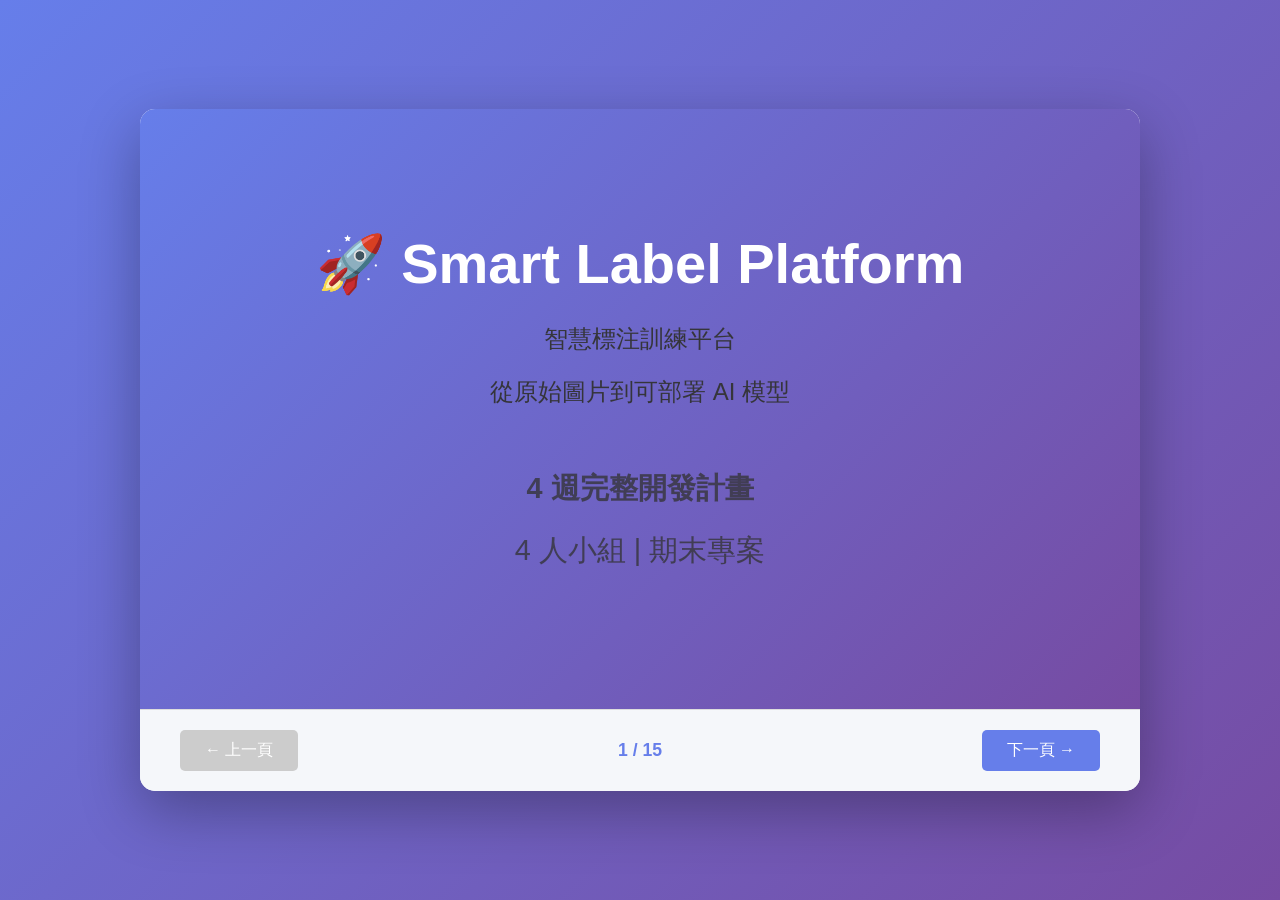
<file: 組員先看.html>
<!DOCTYPE html>
<html lang="zh-TW">
<head>
    <meta charset="UTF-8">
    <meta name="viewport" content="width=device-width, initial-scale=1.0">
    <title>Smart Label Platform - 4週計畫 PPT</title>
    <style>
        * {
            margin: 0;
            padding: 0;
            box-sizing: border-box;
        }

        body {
            font-family: 'Microsoft JhengHei', '微軟正黑體', Arial, sans-serif;
            background: linear-gradient(135deg, #667eea 0%, #764ba2 100%);
            min-height: 100vh;
            display: flex;
            align-items: center;
            justify-content: center;
            padding: 20px;
        }

        .presentation {
            width: 100%;
            max-width: 1000px;
            background: white;
            border-radius: 15px;
            box-shadow: 0 20px 60px rgba(0, 0, 0, 0.3);
            overflow: hidden;
        }

        .slide {
            display: none;
            min-height: 600px;
            padding: 60px 80px;
            background: linear-gradient(135deg, #ffffff 0%, #f5f7fa 100%);
            animation: fadeIn 0.5s;
        }

        .slide.active {
            display: flex;
            flex-direction: column;
            justify-content: center;
        }

        @keyframes fadeIn {
            from { opacity: 0; }
            to { opacity: 1; }
        }

        /* 標題投影片 */
        .title-slide {
            background: linear-gradient(135deg, #667eea 0%, #764ba2 100%);
            color: white;
            text-align: center;
        }

        .title-slide h1 {
            font-size: 3.5em;
            margin-bottom: 20px;
            font-weight: bold;
        }

        .title-slide p {
            font-size: 1.5em;
            opacity: 0.95;
            margin-bottom: 10px;
        }

        .title-slide .subtitle {
            font-size: 1.2em;
            opacity: 0.8;
            margin-top: 40px;
        }

        /* 內容投影片 */
        h2 {
            font-size: 2.5em;
            color: #667eea;
            margin-bottom: 30px;
            border-bottom: 3px solid #667eea;
            padding-bottom: 15px;
        }

        h3 {
            font-size: 1.8em;
            color: #764ba2;
            margin-top: 25px;
            margin-bottom: 15px;
        }

        p, li {
            font-size: 1.1em;
            line-height: 1.8;
            color: #333;
            margin-bottom: 10px;
        }

        ul {
            margin-left: 30px;
        }

        li {
            margin-bottom: 12px;
        }

        /* 表格 */
        table {
            width: 100%;
            border-collapse: collapse;
            margin: 20px 0;
            font-size: 0.95em;
        }

        th {
            background: #667eea;
            color: white;
            padding: 12px;
            text-align: left;
            font-weight: bold;
        }

        td {
            padding: 10px 12px;
            border-bottom: 1px solid #ddd;
        }

        tr:hover {
            background: #f0f4ff;
        }

        /* 分工表 */
        .team-grid {
            display: grid;
            grid-template-columns: 1fr 1fr;
            gap: 20px;
            margin: 20px 0;
        }

        .team-card {
            background: white;
            border: 2px solid #667eea;
            border-radius: 10px;
            padding: 20px;
            box-shadow: 0 4px 15px rgba(102, 126, 234, 0.1);
        }

        .team-card h4 {
            color: #667eea;
            font-size: 1.3em;
            margin-bottom: 10px;
        }

        .team-card .role {
            color: #764ba2;
            font-weight: bold;
            margin-bottom: 8px;
        }

        .team-card p {
            font-size: 0.95em;
            margin-bottom: 5px;
        }

        /* 週次進度 */
        .week-timeline {
            display: grid;
            grid-template-columns: repeat(4, 1fr);
            gap: 15px;
            margin: 20px 0;
        }

        .week-box {
            background: linear-gradient(135deg, #667eea 0%, #764ba2 100%);
            color: white;
            padding: 20px;
            border-radius: 10px;
            text-align: center;
            box-shadow: 0 4px 15px rgba(102, 126, 234, 0.2);
        }

        .week-box h4 {
            font-size: 1.5em;
            margin-bottom: 10px;
        }

        .week-box p {
            font-size: 0.9em;
            color: #f0f0f0;
        }

        /* 知識點 */
        .knowledge-box {
            background: #f9f9f9;
            border-left: 4px solid #667eea;
            padding: 15px 20px;
            margin: 15px 0;
            border-radius: 5px;
        }

        .knowledge-box strong {
            color: #667eea;
        }

        /* 底部導航 */
        .controls {
            display: flex;
            justify-content: space-between;
            align-items: center;
            padding: 20px 40px;
            background: #f5f7fa;
            border-top: 1px solid #ddd;
        }

        button {
            background: #667eea;
            color: white;
            border: none;
            padding: 10px 25px;
            border-radius: 5px;
            cursor: pointer;
            font-size: 1em;
            transition: background 0.3s;
        }

        button:hover {
            background: #764ba2;
        }

        button:disabled {
            background: #ccc;
            cursor: not-allowed;
        }

        .slide-counter {
            font-size: 1.1em;
            color: #667eea;
            font-weight: bold;
        }

        /* 重點項目 */
        .highlight {
            background: #fff3cd;
            padding: 15px;
            border-radius: 5px;
            margin: 15px 0;
            border-left: 4px solid #ffc107;
        }

        .highlight strong {
            color: #856404;
        }

        /* 成果指標 */
        .metrics {
            display: grid;
            grid-template-columns: repeat(2, 1fr);
            gap: 15px;
            margin: 20px 0;
        }

        .metric {
            background: white;
            border: 2px solid #667eea;
            padding: 15px;
            border-radius: 8px;
            text-align: center;
        }

        .metric .label {
            font-size: 0.9em;
            color: #667eea;
            margin-bottom: 5px;
        }

        .metric .value {
            font-size: 2em;
            font-weight: bold;
            color: #764ba2;
        }

        /* 分欄 */
        .two-column {
            display: grid;
            grid-template-columns: 1fr 1fr;
            gap: 30px;
        }

        .column-box {
            background: white;
            padding: 20px;
            border-radius: 10px;
            border: 1px solid #ddd;
        }

        .column-box h4 {
            color: #667eea;
            margin-bottom: 15px;
            font-size: 1.3em;
        }

        .column-box ul {
            margin-left: 20px;
        }

        .column-box li {
            margin-bottom: 8px;
            font-size: 0.95em;
        }
    </style>
</head>
<body>
    <div class="presentation">
        <!-- 投影片 1: 標題 -->
        <div class="slide active title-slide">
            <h1>🚀 Smart Label Platform</h1>
            <p>智慧標注訓練平台</p>
            <p>從原始圖片到可部署 AI 模型</p>
            <div class="subtitle">
                <p><strong>4 週完整開發計畫</strong></p>
                <p>4 人小組 | 期末專案</p>
            </div>
        </div>

        <!-- 投影片 2: 項目概述 -->
        <div class="slide">
            <h2>📋 項目概述</h2>
            <h3>核心目標</h3>
            <p>打造一個完整的端對端 AI 標注和訓練平台：</p>
            <ul>
                <li><strong>自動分割</strong> → SAM + Grounding DINO</li>
                <li><strong>人工審核</strong> → 主動學習篩選</li>
                <li><strong>一鍵訓練</strong> → YOLOv8 模型</li>
                <li><strong>雲端部署</strong> → Google Cloud Platform</li>
            </ul>
            <div class="highlight">
                <strong>核心價值：</strong> 用 AI 輔助標注，省時省力。一個平台完成從標注→訓練→部署的全流程
            </div>
        </div>

        <!-- 投影片 3: 技術棧 -->
        <div class="slide">
            <h2>🛠️ 技術棧</h2>
            <div class="two-column">
                <div class="column-box">
                    <h4>🧠 AI/ML</h4>
                    <ul>
                        <li>SAM - 圖像分割</li>
                        <li>Grounding DINO - 文字驅動</li>
                        <li>DINOv2 - 特徵提取</li>
                        <li>YOLOv8 - 物件偵測</li>
                        <li>主動學習引擎</li>
                    </ul>
                </div>
                <div class="column-box">
                    <h4>🖥️ 平台技術</h4>
                    <ul>
                        <li>Python 3.13 + Flask</li>
                        <li>HTML5 Canvas + Vanilla JS</li>
                        <li>Chart.js 數據可視化</li>
                        <li>Docker 容器化</li>
                        <li>Google Cloud Run</li>
                    </ul>
                </div>
            </div>
        </div>

        <!-- 投影片 4: 4人分工 -->
        <div class="slide">
            <h2>👥 4 人小組分工</h2>
            <div class="team-grid">
                <div class="team-card">
                    <h4>佳凱</h4>
                    <div class="role">架構師 + 協調者</div>
                    <p>✓ 整體系統設計</p>
                    <p>✓ 技術決策</p>
                    <p>✓ 進度協調</p>
                </div>
                <div class="team-card">
                    <h4>峻維</h4>
                    <div class="role">分割工程師</div>
                    <p>✓ SAM 圖像分割</p>
                    <p>✓ Grounding DINO 整合</p>
                    <p>✓ Benchmark 實驗</p>
                </div>
                <div class="team-card">
                    <h4>文凱</h4>
                    <div class="role">特徵 + 前端工程師</div>
                    <p>✓ DINOv2 特徵提取</p>
                    <p>✓ KNN 分類器</p>
                    <p>✓ Dashboard 設計</p>
                </div>
                <div class="team-card">
                    <h4>君璇</h4>
                    <div class="role">訓練 + 部署工程師</div>
                    <p>✓ YOLOv8 訓練</p>
                    <p>✓ Docker 容器化</p>
                    <p>✓ GCP 部署</p>
                </div>
            </div>
        </div>

        <!-- 投影片 5: 週次計畫概覽 -->
        <div class="slide">
            <h2>📅 4 週開發時程</h2>
            <div class="week-timeline">
                <div class="week-box">
                    <h4>Week 1</h4>
                    <p>環境搭建</p>
                    <p>SAM mock 跑通</p>
                </div>
                <div class="week-box">
                    <h4>Week 2</h4>
                    <p>Grounding DINO</p>
                    <p>DINOv2 + 分類器</p>
                    <p>YOLOv8 Pipeline</p>
                </div>
                <div class="week-box">
                    <h4>Week 3</h4>
                    <p>全流程整合</p>
                    <p>Dashboard</p>
                    <p>GCP 部署</p>
                </div>
                <div class="week-box">
                    <h4>Week 4</h4>
                    <p>文件撰寫</p>
                    <p>展示排練</p>
                </div>
            </div>
        </div>

        <!-- 投影片 6: Week 1 詳細 -->
        <div class="slide">
            <h2>📍 Week 1 - 環境搭建</h2>
            <h3>目標：所有人本地跑通，A 定好輸出格式讓 B、C 同步開工</h3>
            <table>
                <tr>
                    <th>組員</th>
                    <th>主要任務</th>
                    <th>交付物</th>
                </tr>
                <tr>
                    <td><strong>組長</strong></td>
                    <td>系統架構設計、API 介面規格定義</td>
                    <td>架構文件 + API 介面規格</td>
                </tr>
                <tr>
                    <td><strong>峻維</strong></td>
                    <td>SAM mock 跑通、輸出遮罩格式定義</td>
                    <td>mock segmenter + 格式文件</td>
                </tr>
                <tr>
                    <td><strong>文凱</strong></td>
                    <td>前端改版、確認 A 的遮罩格式</td>
                    <td>index.html 改進版</td>
                </tr>
                <tr>
                    <td><strong>君璇</strong></td>
                    <td>Docker 環境建好、YOLOv8 環境準備</td>
                    <td>Dockerfile + 環境確認報告</td>
                </tr>
            </table>
            <div class="knowledge-box">
                <strong>📚 推薦學習：</strong> SAM 論文、DINOv2 論文、YOLOv8 文檔、Docker 官方教程
            </div>
        </div>

        <!-- 投影片 7: Week 2 詳細 -->
        <div class="slide">
            <h2>📍 Week 2 - AI 核心功能</h2>
            <h3>目標：三條 ML 線路各自跑通，C 用 mock 資料先跑 YOLOv8</h3>
            <table>
                <tr>
                    <th>組員</th>
                    <th>主要任務</th>
                    <th>交付物</th>
                </tr>
                <tr>
                    <td><strong>組長</strong></td>
                    <td>Code Review、模組整合協調</td>
                    <td>Code Review 紀錄</td>
                </tr>
                <tr>
                    <td><strong>峻維</strong></td>
                    <td>Grounding DINO 整合</td>
                    <td>Grounding DINO Pipeline</td>
                </tr>
                <tr>
                    <td><strong>文凱</strong></td>
                    <td>DINOv2 特徵提取 + KNN 分類器</td>
                    <td>特徵模組 + 分類器</td>
                </tr>
                <tr>
                    <td><strong>君璇</strong></td>
                    <td>YOLOv8 pipeline（mock 資料先跑通）</td>
                    <td>YOLOv8 pipeline + 測試報告</td>
                </tr>
            </table>
            <div class="knowledge-box">
                <strong>📚 推薦學習：</strong> Grounding DINO 論文、DINOv2 文檔、YOLOv8 訓練流程、KNN 原理
            </div>
        </div>

        <!-- 投影片 8: Week 3 詳細 -->
        <div class="slide">
            <h2>📍 Week 3 - 整合 & 部署</h2>
            <h3>目標：三條線匯流，全流程端對端跑通，GCP 上線</h3>
            <table>
                <tr>
                    <th>組員</th>
                    <th>主要任務</th>
                    <th>交付物</th>
                </tr>
                <tr>
                    <td><strong>組長</strong></td>
                    <td>整合全流程、效能調優</td>
                    <td>整合測試報告 + 部署清單</td>
                </tr>
                <tr>
                    <td><strong>峻維</strong></td>
                    <td>SAM + Grounding DINO Benchmark 實驗</td>
                    <td>效能比較報告</td>
                </tr>
                <tr>
                    <td><strong>文凱</strong></td>
                    <td>Dashboard 圖表、主動學習流程串接</td>
                    <td>完整 Dashboard</td>
                </tr>
                <tr>
                    <td><strong>君璇</strong></td>
                    <td>真實標注資料訓練 YOLOv8、GCP 部署</td>
                    <td>訓練結果報告 + GCP 部署</td>
                </tr>
            </table>
            <div class="knowledge-box">
                <strong>📚 推薦學習：</strong> Chart.js、Google Cloud Run、pytest、效能測試
            </div>
        </div>

        <!-- 投影片 9: Week 4 詳細 -->
        <div class="slide">
            <h2>📍 Week 4 - 衝刺&展示</h2>
            <h3>目標：完成文檔、最後測試、排練展示</h3>
            <table>
                <tr>
                    <th>組員</th>
                    <th>主要任務</th>
                    <th>交付物</th>
                </tr>
                <tr>
                    <td><strong>組長</strong></td>
                    <td>展示排練主持、最終整合、簡報準備</td>
                    <td>展示腳本 + 系統架構圖</td>
                </tr>
                <tr>
                    <td><strong>峻維</strong></td>
                    <td>ML 技術文檔、實驗結果整理</td>
                    <td>技術文檔 (3-5 頁)</td>
                </tr>
                <tr>
                    <td><strong>文凱</strong></td>
                    <td>UI/UX 設計文檔、最後微調</td>
                    <td>設計文檔 (2-3 頁)</td>
                </tr>
                <tr>
                    <td><strong>君璇</strong></td>
                    <td>部署文檔、故障排除指南</td>
                    <td>部署文檔 (3-4 頁)</td>
                </tr>
            </table>
            <p><strong>📢 展示排練 (30-40 分鐘)：</strong> 各人 8-10 分鐘發言 + Q&A</p>
        </div>

        <!-- 投影片 10: 核心知識點 -->
        <div class="slide">
            <h2>📚 核心知識點</h2>
            <h3>峻維（分割工程師）</h3>
            <ul>
                <li>✓ Segment Anything Model (SAM) 原理</li>
                <li>✓ Vision Transformer (ViT) 基礎</li>
                <li>✓ Zero-shot 物件偵測 (Grounding DINO)</li>
                <li>✓ 分割效能評估指標（IoU、mAP）</li>
                <li>✓ Benchmark 實驗設計</li>
            </ul>
            <p style="margin-top: 20px;"><strong>推薦論文：</strong> Kirillov et al. 2023 (SAM)、Liu et al. 2023 (Grounding DINO)</p>
        </div>

        <!-- 投影片 11: 核心知識點 (續) -->
        <div class="slide">
            <h2>📚 核心知識點 (續)</h2>
            <h3>文凱（特徵 + 前端工程師）</h3>
            <ul>
                <li>✓ DINOv2 特徵提取原理</li>
                <li>✓ KNN 分類器與 few-shot learning</li>
                <li>✓ 主動學習與不確定性估計</li>
                <li>✓ HTML5、CSS3、Vanilla JavaScript</li>
                <li>✓ 資料可視化 (Chart.js)</li>
            </ul>
            <p style="margin-top: 20px;"><strong>推薦資源：</strong> DINOv2 論文、MDN Web Docs、Chart.js 官方文檔</p>
        </div>

        <!-- 投影片 12: 核心知識點 (續 2) -->
        <div class="slide">
            <h2>📚 核心知識點 (續 2)</h2>
            <h3>君璇（訓練 + 部署工程師）</h3>
            <ul>
                <li>✓ YOLOv8 訓練流程與推論</li>
                <li>✓ 資料格式轉換（COCO → YOLO）</li>
                <li>✓ Docker 容器化和多階段構建</li>
                <li>✓ Google Cloud Platform (Cloud Run、Cloud Storage)</li>
                <li>✓ 自動化測試 (pytest)</li>
            </ul>
            <p style="margin-top: 20px;"><strong>推薦資源：</strong> YOLOv8 官方文檔、Docker 官方文檔、Google Cloud 教程</p>
        </div>

        <!-- 投影片 13: 預期成果 -->
        <div class="slide">
            <h2>🎯 預期成果指標</h2>
            <div class="metrics">
                <div class="metric">
                    <div class="label">功能完整度</div>
                    <div class="value">8/10</div>
                </div>
                <div class="metric">
                    <div class="label">代碼品質</div>
                    <div class="value">7/10</div>
                </div>
                <div class="metric">
                    <div class="label">學習深度</div>
                    <div class="value">9/10</div>
                </div>
                <div class="metric">
                    <div class="label">展示效果</div>
                    <div class="value">9/10</div>
                </div>
            </div>
        </div>


        <!-- 投影片 15: 展示要點 -->
        <div class="slide">
            <h2>🎤 展示時的 Q&A 準備</h2>
            <h3>峻維 必須能回答：</h3>
            <p>「為什麼選 SAM？benchmark 數據是多少？」</p>

            <h3>文凱 必須能回答：</h3>
            <p>「Dashboard 設計理念是什麼？提升了用戶效率多少？」</p>

            <h3>君璇 必須能回答：</h3>
            <p>「Docker 和 Cloud Run 有什麼區別？自動化測試覆蓋率是多少？」</p>

            <h3>組長 必須能回答：</h3>
            <p>「整個系統的架構是什麼？有什麼 trade-off？」</p>
        </div>

        <!-- 投影片 16: 總結 -->
        <div class="slide title-slide">
            <h1>✨ 讓我們開始吧！</h1>
            <p>記住：</p>
            <div class="subtitle" style="margin-top: 60px;">
                <p>✓ AI 是加速工具，不是替代品</p>
                <p>✓ 理解代碼勝於複製貼上</p>
                <p>✓ 每個人都要深入自己的領域</p>
                <p>✓ 團隊協作是成功的關鍵</p>
            </div>
        </div>

        <!-- 控制區 -->
        <div class="controls">
            <button id="prevBtn" onclick="changeSlide(-1)">← 上一頁</button>
            <span class="slide-counter"><span id="currentSlide">1</span> / <span id="totalSlides">16</span></span>
            <button id="nextBtn" onclick="changeSlide(1)">下一頁 →</button>
        </div>
    </div>

    <script>
        let currentSlide = 1;
        const totalSlides = document.querySelectorAll('.slide').length;
        document.getElementById('totalSlides').textContent = totalSlides;

        function showSlide(n) {
            const slides = document.querySelectorAll('.slide');

            if (n > totalSlides) currentSlide = totalSlides;
            if (n < 1) currentSlide = 1;

            slides.forEach(slide => slide.classList.remove('active'));
            slides[currentSlide - 1].classList.add('active');

            document.getElementById('currentSlide').textContent = currentSlide;
            document.getElementById('prevBtn').disabled = currentSlide === 1;
            document.getElementById('nextBtn').disabled = currentSlide === totalSlides;
        }

        function changeSlide(n) {
            currentSlide += n;
            showSlide(currentSlide);
        }

        // 鍵盤控制
        document.addEventListener('keydown', (e) => {
            if (e.key === 'ArrowLeft') changeSlide(-1);
            if (e.key === 'ArrowRight') changeSlide(1);
        });

        // 初始化
        showSlide(currentSlide);
    </script>
</body>
</html>
</file>
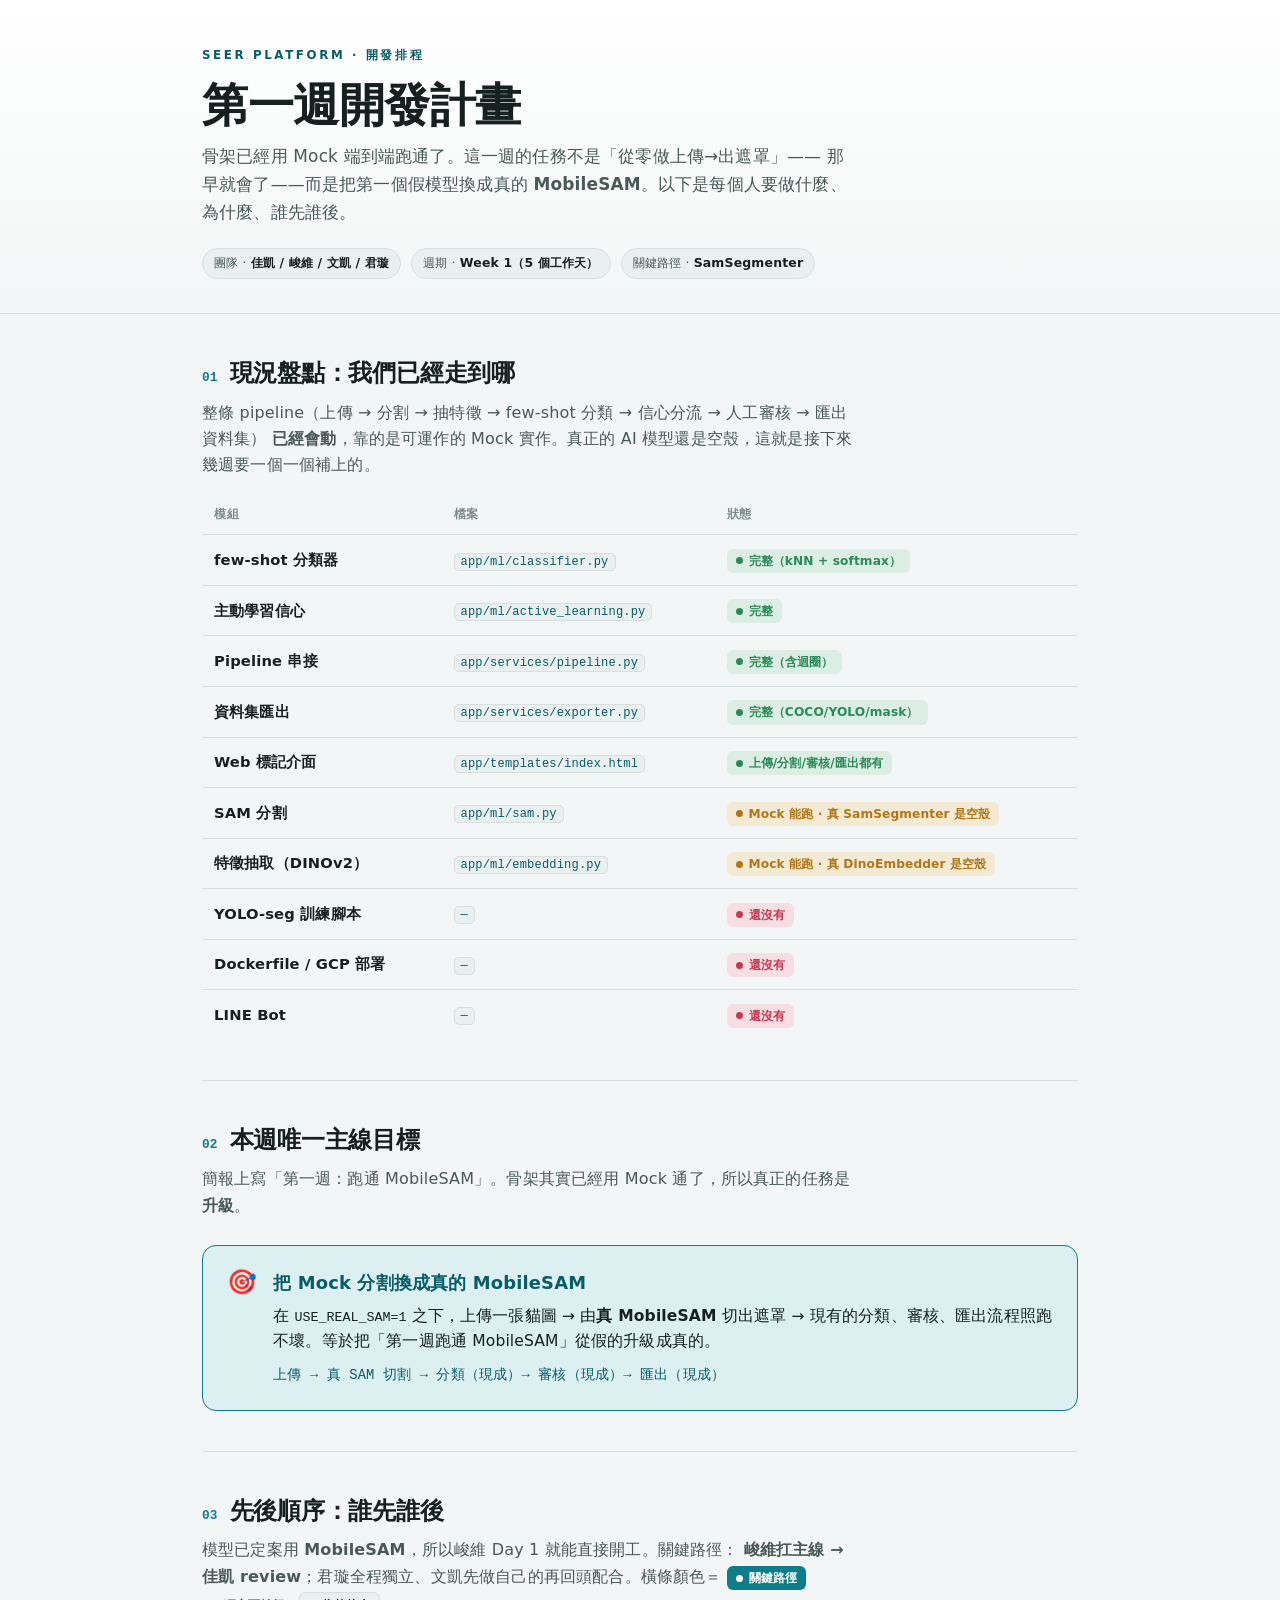
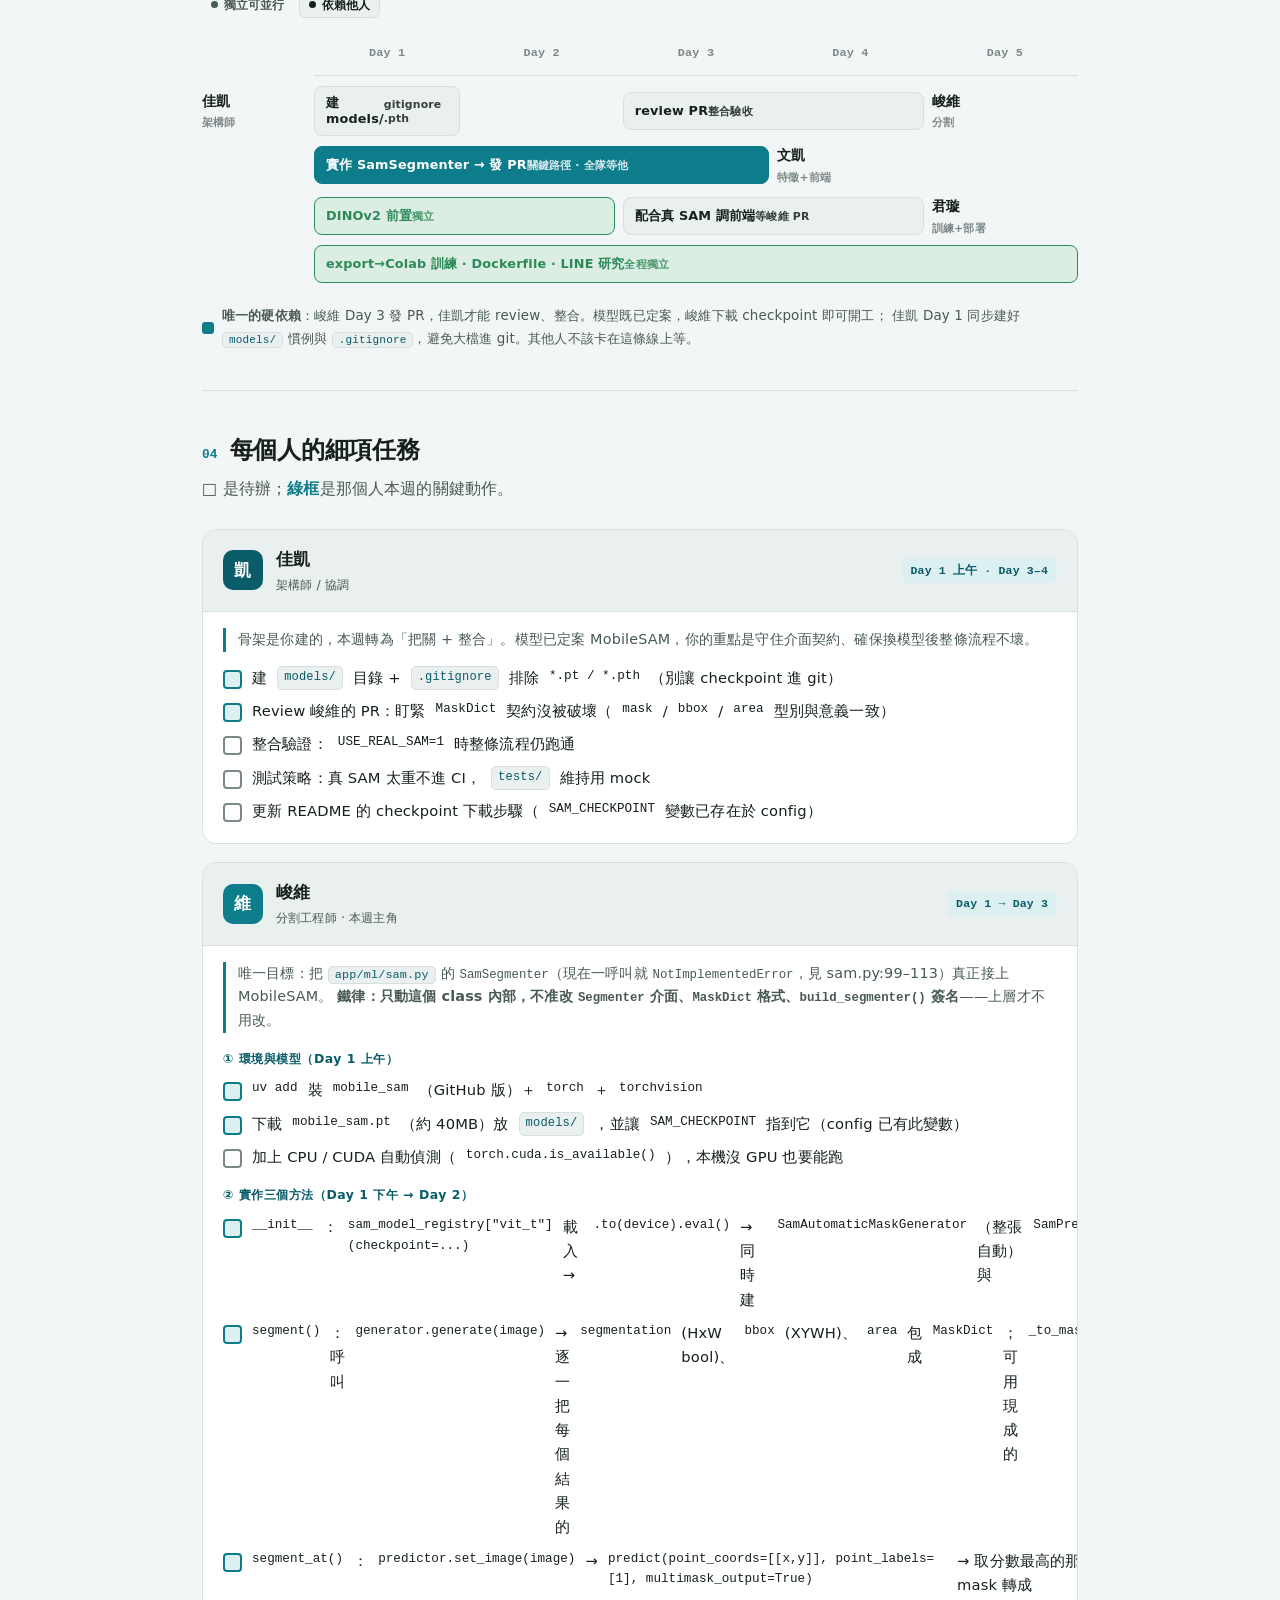
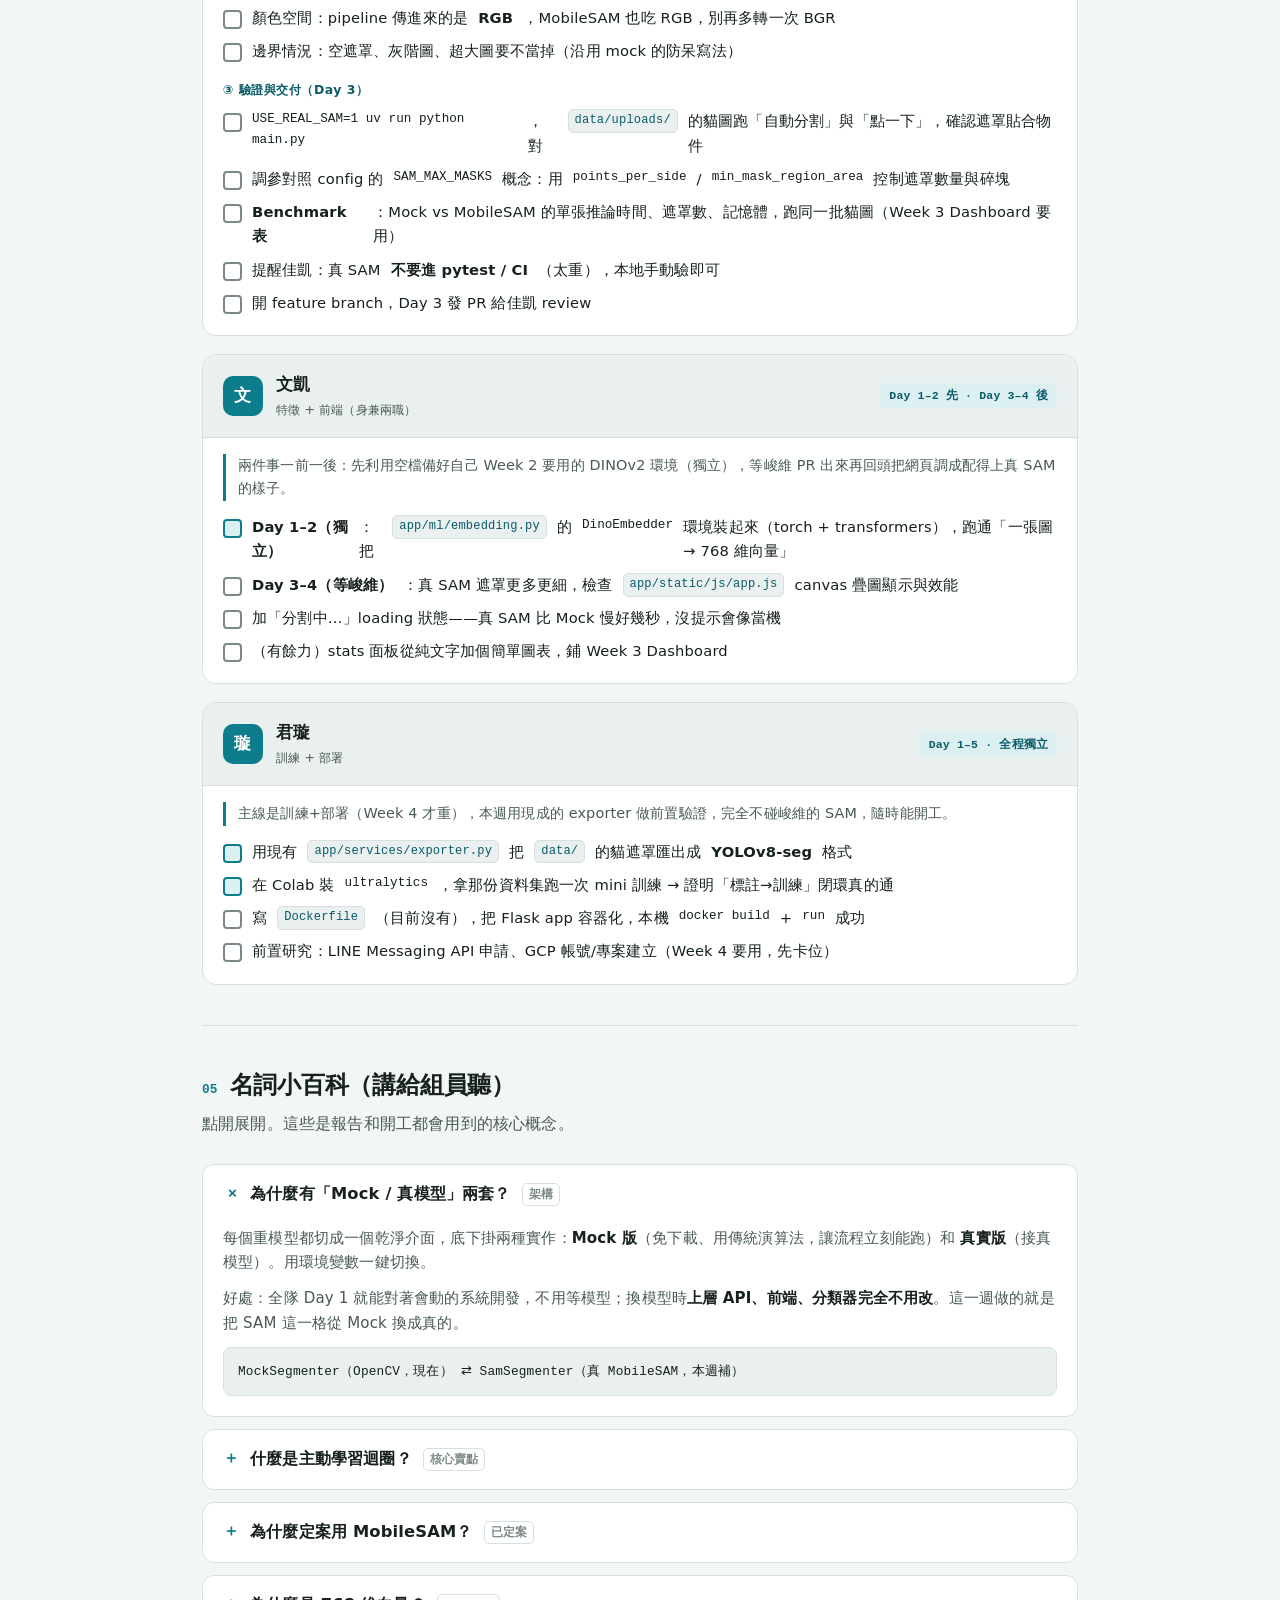
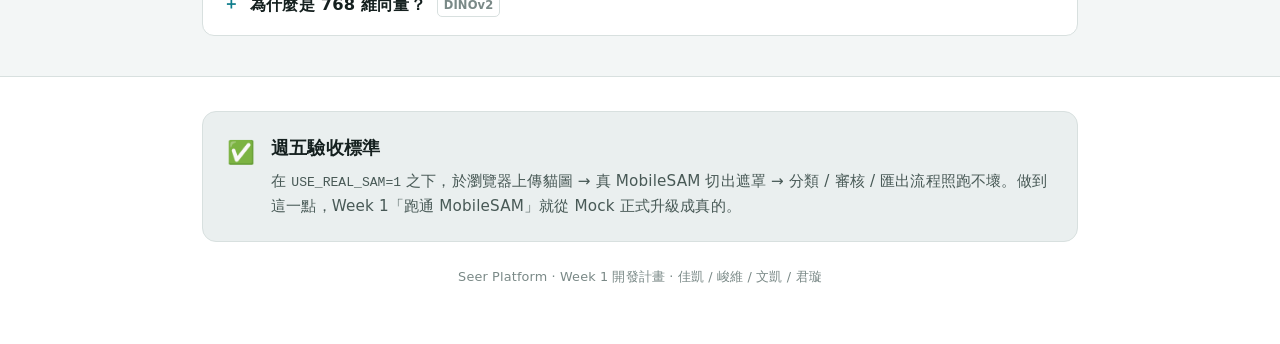
<file: docs/week1.html>
<!doctype html>
<html lang="zh-Hant">
<head>
<meta charset="utf-8">
<meta name="viewport" content="width=device-width,initial-scale=1">
<title>第一週開發計畫 · Seer Platform</title>
<style>
  :root{
    --bg:#f3f6f6; --surface:#ffffff; --surface-2:#eaefef; --surface-3:#e0e7e6;
    --ink:#15201f; --ink-2:#485956; --ink-3:#7a8987; --line:#d8e0df;
    --accent:#0d7c8b; --accent-ink:#095c68; --accent-soft:#dceff1;
    --done:#2c8a58; --done-soft:#dceee4;
    --todo:#b0761a; --todo-soft:#f4e9d2;
    --missing:#c23a52; --missing-soft:#f6dee2;
    --font-sans:"PingFang TC","Microsoft JhengHei","Noto Sans TC","Segoe UI",system-ui,sans-serif;
    --font-mono:ui-monospace,"Cascadia Code","Cascadia Mono",Consolas,"Noto Sans Mono",monospace;
    --maxw:920px;
  }
  @media (prefers-color-scheme:dark){
    :root{
      --bg:#0e1416; --surface:#151d1f; --surface-2:#1c2628; --surface-3:#243032;
      --ink:#e7edec; --ink-2:#a4b2b0; --ink-3:#74817f; --line:#273234;
      --accent:#34b2c0; --accent-ink:#7fd6df; --accent-soft:#123138;
      --done:#48b579; --done-soft:#12291e;
      --todo:#d59a3d; --todo-soft:#2c2413;
      --missing:#e26a80; --missing-soft:#2c1418;
    }
  }
  :root[data-theme="light"]{
    --bg:#f3f6f6; --surface:#ffffff; --surface-2:#eaefef; --surface-3:#e0e7e6;
    --ink:#15201f; --ink-2:#485956; --ink-3:#7a8987; --line:#d8e0df;
    --accent:#0d7c8b; --accent-ink:#095c68; --accent-soft:#dceff1;
    --done:#2c8a58; --done-soft:#dceee4; --todo:#b0761a; --todo-soft:#f4e9d2;
    --missing:#c23a52; --missing-soft:#f6dee2;
  }
  :root[data-theme="dark"]{
    --bg:#0e1416; --surface:#151d1f; --surface-2:#1c2628; --surface-3:#243032;
    --ink:#e7edec; --ink-2:#a4b2b0; --ink-3:#74817f; --line:#273234;
    --accent:#34b2c0; --accent-ink:#7fd6df; --accent-soft:#123138;
    --done:#48b579; --done-soft:#12291e; --todo:#d59a3d; --todo-soft:#2c2413;
    --missing:#e26a80; --missing-soft:#2c1418;
  }

  *{box-sizing:border-box}
  body{margin:0;background:var(--bg);color:var(--ink);font-family:var(--font-sans);
    line-height:1.65;-webkit-font-smoothing:antialiased;letter-spacing:.01em}
  .wrap{max-width:var(--maxw);margin:0 auto;padding:0 22px}
  code,.mono{font-family:var(--font-mono);font-size:.86em;letter-spacing:0}
  .file{font-family:var(--font-mono);font-size:.82em;background:var(--surface-2);
    border:1px solid var(--line);border-radius:5px;padding:1px 6px;color:var(--accent-ink);white-space:nowrap}

  /* ---- header ---- */
  header.hero{border-bottom:1px solid var(--line);background:
    linear-gradient(180deg,var(--surface) 0%,var(--bg) 100%)}
  .hero-inner{max-width:var(--maxw);margin:0 auto;padding:46px 22px 34px}
  .eyebrow{font-size:.74rem;letter-spacing:.22em;text-transform:uppercase;
    color:var(--accent-ink);font-weight:700;margin:0 0 14px}
  h1{font-size:clamp(1.9rem,5vw,2.9rem);line-height:1.1;margin:0 0 12px;
    font-weight:800;letter-spacing:-.01em;text-wrap:balance}
  .lede{font-size:1.06rem;color:var(--ink-2);max-width:60ch;margin:0}
  .meta{display:flex;flex-wrap:wrap;gap:8px 10px;margin-top:22px}
  .meta .tag{font-size:.78rem;background:var(--surface-2);border:1px solid var(--line);
    padding:4px 11px;border-radius:100px;color:var(--ink-2)}
  .meta .tag b{color:var(--ink);font-weight:700}

  /* ---- sections ---- */
  section{padding:40px 0}
  section+section{border-top:1px solid var(--line)}
  .sec-head{display:flex;align-items:baseline;gap:12px;margin:0 0 6px}
  .sec-num{font-family:var(--font-mono);font-size:.8rem;color:var(--accent);
    font-weight:700;flex:none}
  h2{font-size:1.5rem;margin:0;font-weight:800;letter-spacing:-.01em;text-wrap:balance}
  .sec-sub{color:var(--ink-2);margin:.35rem 0 26px;max-width:64ch}

  /* ---- status chips ---- */
  .chip{display:inline-flex;align-items:center;gap:6px;font-size:.76rem;font-weight:700;
    padding:2px 9px;border-radius:6px;white-space:nowrap;letter-spacing:.01em}
  .chip::before{content:"";width:7px;height:7px;border-radius:50%;background:currentColor;flex:none}
  .chip.done{color:var(--done);background:var(--done-soft)}
  .chip.stub{color:var(--todo);background:var(--todo-soft)}
  .chip.missing{color:var(--missing);background:var(--missing-soft)}

  /* ---- status table ---- */
  .scroll{overflow-x:auto}
  table.status{width:100%;border-collapse:collapse;font-size:.92rem;min-width:520px}
  table.status th{text-align:left;font-size:.74rem;letter-spacing:.08em;text-transform:uppercase;
    color:var(--ink-3);font-weight:700;padding:0 12px 10px;border-bottom:1px solid var(--line)}
  table.status td{padding:12px;border-bottom:1px solid var(--line);vertical-align:middle}
  table.status tr:last-child td{border-bottom:none}
  table.status td.mod{font-weight:700;color:var(--ink)}

  /* ---- goal callout ---- */
  .goal{background:var(--accent-soft);border:1px solid var(--accent);border-radius:14px;
    padding:22px 24px;display:flex;gap:16px;align-items:flex-start}
  .goal .mark{font-size:1.5rem;line-height:1;flex:none;margin-top:2px}
  .goal h3{margin:0 0 6px;font-size:1.12rem;color:var(--accent-ink)}
  .goal p{margin:0;color:var(--ink);font-size:.97rem}
  .goal .arrow{font-family:var(--font-mono);color:var(--accent-ink);font-size:.86rem;
    margin-top:10px;display:block}

  /* ---- gantt ---- */
  .gantt-wrap{overflow-x:auto;padding-bottom:6px}
  .gantt{display:grid;grid-template-columns:104px repeat(5,minmax(84px,1fr));
    grid-auto-rows:auto;gap:8px;min-width:620px;align-items:center}
  .g-daylab{font-family:var(--font-mono);font-size:.74rem;color:var(--ink-3);
    text-align:center;font-weight:700;padding-bottom:2px}
  .g-name{font-weight:800;font-size:.9rem;display:flex;flex-direction:column;gap:1px}
  .g-name small{font-weight:600;font-size:.68rem;color:var(--ink-3);letter-spacing:.02em}
  .bar{border-radius:8px;padding:8px 11px;font-size:.8rem;font-weight:700;line-height:1.25;
    min-height:38px;display:flex;align-items:center;border:1px solid transparent}
  .bar small{display:block;font-weight:600;font-size:.68rem;opacity:.85;margin-top:1px}
  .bar.crit{background:var(--accent);color:#fff;border-color:var(--accent)}
  .bar.soft{background:var(--surface-2);color:var(--ink);border-color:var(--line)}
  .bar.indep{background:var(--done-soft);color:var(--done);border-color:var(--done)}
  .g-track{grid-column:2 / -1;height:1px;background:var(--line);margin:2px 0}
  .critnote{display:flex;align-items:center;gap:8px;margin-top:16px;font-size:.84rem;color:var(--ink-2)}
  .critnote .dot{width:12px;height:12px;border-radius:3px;background:var(--accent);flex:none}

  /* ---- person cards ---- */
  .people{display:grid;gap:18px}
  .person{background:var(--surface);border:1px solid var(--line);border-radius:14px;overflow:hidden}
  .p-head{display:flex;align-items:center;gap:13px;padding:16px 20px;background:var(--surface-2);
    border-bottom:1px solid var(--line);flex-wrap:wrap}
  .p-avatar{width:40px;height:40px;border-radius:10px;background:var(--accent);color:#fff;
    display:flex;align-items:center;justify-content:center;font-weight:800;font-size:1.05rem;flex:none}
  .person.lead .p-avatar{background:var(--accent-ink)}
  .p-id{display:flex;flex-direction:column;gap:1px;margin-right:auto}
  .p-id .nm{font-weight:800;font-size:1.05rem}
  .p-id .role{font-size:.78rem;color:var(--ink-2)}
  .p-when{font-family:var(--font-mono);font-size:.72rem;color:var(--accent-ink);
    background:var(--accent-soft);padding:3px 9px;border-radius:6px;font-weight:700}
  .p-body{padding:16px 20px 20px}
  .p-goal{font-size:.9rem;color:var(--ink-2);margin:0 0 14px;padding-left:12px;
    border-left:3px solid var(--accent)}
  .p-step{font-size:.78rem;font-weight:800;letter-spacing:.04em;color:var(--accent-ink);
    margin:16px 0 9px;text-transform:none}
  .p-step:first-of-type{margin-top:4px}
  ul.tasks{list-style:none;margin:0;padding:0;display:grid;gap:9px}
  ul.tasks li{display:flex;gap:10px;font-size:.92rem;align-items:flex-start}
  ul.tasks li::before{content:"";width:15px;height:15px;border:2px solid var(--ink-3);
    border-radius:4px;flex:none;margin-top:4px}
  ul.tasks li.star::before{border-color:var(--accent);background:var(--accent-soft)}

  /* ---- concept accordions ---- */
  .concepts{display:grid;gap:12px}
  details.concept{background:var(--surface);border:1px solid var(--line);border-radius:12px;
    overflow:hidden}
  details.concept summary{cursor:pointer;padding:16px 20px;font-weight:800;font-size:1.02rem;
    list-style:none;display:flex;align-items:center;gap:11px}
  details.concept summary::-webkit-details-marker{display:none}
  details.concept summary .plus{font-family:var(--font-mono);color:var(--accent);font-weight:700;
    transition:transform .2s;flex:none}
  details.concept[open] summary .plus{transform:rotate(45deg)}
  details.concept summary .q{font-size:.72rem;color:var(--ink-3);font-weight:700;
    border:1px solid var(--line);border-radius:5px;padding:1px 6px;flex:none}
  .c-body{padding:2px 20px 20px;color:var(--ink-2);font-size:.94rem}
  .c-body p{margin:0 0 11px}
  .c-body strong{color:var(--ink)}
  .c-body table{width:100%;border-collapse:collapse;font-size:.86rem;margin:6px 0 4px}
  .c-body table td,.c-body table th{padding:7px 10px;border-bottom:1px solid var(--line);text-align:left}
  .c-body table th{font-size:.72rem;text-transform:uppercase;letter-spacing:.06em;color:var(--ink-3)}
  .c-body .hl{background:var(--accent-soft);color:var(--accent-ink);font-weight:700}
  .c-body .flow{font-family:var(--font-mono);font-size:.8rem;background:var(--surface-2);
    border:1px solid var(--line);border-radius:8px;padding:12px 14px;color:var(--ink);
    overflow-x:auto;white-space:nowrap;line-height:1.8}

  /* ---- footer ---- */
  footer{background:var(--surface);border-top:1px solid var(--line);padding:34px 0 44px}
  .verify{display:flex;gap:16px;align-items:flex-start;background:var(--surface-2);
    border:1px solid var(--line);border-radius:14px;padding:22px 24px}
  .verify .mark{font-size:1.4rem;flex:none}
  .verify h3{margin:0 0 6px;font-size:1.1rem}
  .verify p{margin:0;color:var(--ink-2);font-size:.95rem}
  .foot-note{text-align:center;color:var(--ink-3);font-size:.8rem;margin-top:24px}

  @media(max-width:560px){
    ul.tasks li{font-size:.88rem}
    .p-head{gap:10px}
  }
  @media(prefers-reduced-motion:reduce){*{transition:none!important}}
</style>
</head>
<body>

<header class="hero">
  <div class="hero-inner">
    <p class="eyebrow">Seer Platform · 開發排程</p>
    <h1>第一週開發計畫</h1>
    <p class="lede">骨架已經用 Mock 端到端跑通了。這一週的任務不是「從零做上傳→出遮罩」——
      那早就會了——而是把第一個假模型換成真的 <b>MobileSAM</b>。以下是每個人要做什麼、為什麼、誰先誰後。</p>
    <div class="meta">
      <span class="tag">團隊 · <b>佳凱 / 峻維 / 文凱 / 君璇</b></span>
      <span class="tag">週期 · <b>Week 1（5 個工作天）</b></span>
      <span class="tag">關鍵路徑 · <b>SamSegmenter</b></span>
    </div>
  </div>
</header>

<div class="wrap">

  <!-- 1 現況盤點 -->
  <section>
    <div class="sec-head"><span class="sec-num">01</span><h2>現況盤點：我們已經走到哪</h2></div>
    <p class="sec-sub">整條 pipeline（上傳 → 分割 → 抽特徵 → few-shot 分類 → 信心分流 → 人工審核 → 匯出資料集）
      <strong>已經會動</strong>，靠的是可運作的 Mock 實作。真正的 AI 模型還是空殼，這就是接下來幾週要一個一個補上的。</p>
    <div class="scroll">
      <table class="status">
        <thead><tr><th>模組</th><th>檔案</th><th>狀態</th></tr></thead>
        <tbody>
          <tr><td class="mod">few-shot 分類器</td><td><span class="file">app/ml/classifier.py</span></td><td><span class="chip done">完整（kNN + softmax）</span></td></tr>
          <tr><td class="mod">主動學習信心</td><td><span class="file">app/ml/active_learning.py</span></td><td><span class="chip done">完整</span></td></tr>
          <tr><td class="mod">Pipeline 串接</td><td><span class="file">app/services/pipeline.py</span></td><td><span class="chip done">完整（含迴圈）</span></td></tr>
          <tr><td class="mod">資料集匯出</td><td><span class="file">app/services/exporter.py</span></td><td><span class="chip done">完整（COCO/YOLO/mask）</span></td></tr>
          <tr><td class="mod">Web 標記介面</td><td><span class="file">app/templates/index.html</span></td><td><span class="chip done">上傳/分割/審核/匯出都有</span></td></tr>
          <tr><td class="mod">SAM 分割</td><td><span class="file">app/ml/sam.py</span></td><td><span class="chip stub">Mock 能跑 · 真 SamSegmenter 是空殼</span></td></tr>
          <tr><td class="mod">特徵抽取（DINOv2）</td><td><span class="file">app/ml/embedding.py</span></td><td><span class="chip stub">Mock 能跑 · 真 DinoEmbedder 是空殼</span></td></tr>
          <tr><td class="mod">YOLO-seg 訓練腳本</td><td><span class="file">—</span></td><td><span class="chip missing">還沒有</span></td></tr>
          <tr><td class="mod">Dockerfile / GCP 部署</td><td><span class="file">—</span></td><td><span class="chip missing">還沒有</span></td></tr>
          <tr><td class="mod">LINE Bot</td><td><span class="file">—</span></td><td><span class="chip missing">還沒有</span></td></tr>
        </tbody>
      </table>
    </div>
  </section>

  <!-- 2 本週目標 -->
  <section>
    <div class="sec-head"><span class="sec-num">02</span><h2>本週唯一主線目標</h2></div>
    <p class="sec-sub">簡報上寫「第一週：跑通 MobileSAM」。骨架其實已經用 Mock 通了，所以真正的任務是<strong>升級</strong>。</p>
    <div class="goal">
      <span class="mark">🎯</span>
      <div>
        <h3>把 Mock 分割換成真的 MobileSAM</h3>
        <p>在 <code>USE_REAL_SAM=1</code> 之下，上傳一張貓圖 → 由<strong>真 MobileSAM</strong> 切出遮罩 →
          現有的分類、審核、匯出流程照跑不壞。等於把「第一週跑通 MobileSAM」從假的升級成真的。</p>
        <span class="arrow">上傳 → 真 SAM 切割 → 分類（現成）→ 審核（現成）→ 匯出（現成）</span>
      </div>
    </div>
  </section>

  <!-- 3 先後順序 -->
  <section>
    <div class="sec-head"><span class="sec-num">03</span><h2>先後順序：誰先誰後</h2></div>
    <p class="sec-sub">模型已定案用 <strong>MobileSAM</strong>，所以峻維 Day 1 就能直接開工。關鍵路徑：
      <strong>峻維扛主線 → 佳凱 review</strong>；君璇全程獨立、文凱先做自己的再回頭配合。橫條顏色＝
      <span class="chip crit" style="background:var(--accent);color:#fff">關鍵路徑</span>
      <span class="chip indep">獨立可並行</span>
      <span class="chip soft" style="background:var(--surface-2);color:var(--ink);border:1px solid var(--line)">依賴他人</span></p>
    <div class="gantt-wrap">
      <div class="gantt">
        <!-- header row -->
        <div></div>
        <div class="g-daylab">Day 1</div><div class="g-daylab">Day 2</div>
        <div class="g-daylab">Day 3</div><div class="g-daylab">Day 4</div><div class="g-daylab">Day 5</div>
        <div class="g-track" style="grid-column:2 / -1"></div>

        <!-- 佳凱 -->
        <div class="g-name">佳凱<small>架構師</small></div>
        <div class="bar soft" style="grid-column:2 / 3">建 models/<small>gitignore .pth</small></div>
        <div class="bar soft" style="grid-column:4 / 6">review PR<small>整合驗收</small></div>

        <!-- 峻維 -->
        <div class="g-name">峻維<small>分割</small></div>
        <div class="bar crit" style="grid-column:2 / 5">實作 SamSegmenter → 發 PR<small>關鍵路徑 · 全隊等他</small></div>

        <!-- 文凱 -->
        <div class="g-name">文凱<small>特徵+前端</small></div>
        <div class="bar indep" style="grid-column:2 / 4">DINOv2 前置<small>獨立</small></div>
        <div class="bar soft" style="grid-column:4 / 6">配合真 SAM 調前端<small>等峻維 PR</small></div>

        <!-- 君璇 -->
        <div class="g-name">君璇<small>訓練+部署</small></div>
        <div class="bar indep" style="grid-column:2 / 7">export→Colab 訓練 · Dockerfile · LINE 研究<small>全程獨立</small></div>
      </div>
    </div>
    <div class="critnote"><span class="dot"></span>
      <span><strong>唯一的硬依賴</strong>：峻維 Day 3 發 PR，佳凱才能 review、整合。模型既已定案，峻維下載 checkpoint 即可開工；
      佳凱 Day 1 同步建好 <span class="file">models/</span> 慣例與 <span class="file">.gitignore</span>，避免大檔進 git。其他人不該卡在這條線上等。</span></div>
  </section>

  <!-- 4 每人任務 -->
  <section>
    <div class="sec-head"><span class="sec-num">04</span><h2>每個人的細項任務</h2></div>
    <p class="sec-sub">□ 是待辦；<span style="color:var(--accent);font-weight:700">綠框</span>是那個人本週的關鍵動作。</p>
    <div class="people">

      <!-- 佳凱 -->
      <div class="person lead">
        <div class="p-head">
          <div class="p-avatar">凱</div>
          <div class="p-id"><span class="nm">佳凱</span><span class="role">架構師 / 協調</span></div>
          <span class="p-when">Day 1 上午 · Day 3–4</span>
        </div>
        <div class="p-body">
          <p class="p-goal">骨架是你建的，本週轉為「把關 + 整合」。模型已定案 MobileSAM，你的重點是守住介面契約、確保換模型後整條流程不壞。</p>
          <ul class="tasks">
            <li class="star">建 <span class="file">models/</span> 目錄 + <span class="file">.gitignore</span> 排除 <code>*.pt / *.pth</code>（別讓 checkpoint 進 git）</li>
            <li class="star">Review 峻維的 PR：盯緊 <code>MaskDict</code> 契約沒被破壞（<code>mask</code> / <code>bbox</code> / <code>area</code> 型別與意義一致）</li>
            <li>整合驗證：<code>USE_REAL_SAM=1</code> 時整條流程仍跑通</li>
            <li>測試策略：真 SAM 太重不進 CI，<span class="file">tests/</span> 維持用 mock</li>
            <li>更新 README 的 checkpoint 下載步驟（<code>SAM_CHECKPOINT</code> 變數已存在於 config）</li>
          </ul>
        </div>
      </div>

      <!-- 峻維 -->
      <div class="person">
        <div class="p-head">
          <div class="p-avatar">維</div>
          <div class="p-id"><span class="nm">峻維</span><span class="role">分割工程師 · 本週主角</span></div>
          <span class="p-when">Day 1 → Day 3</span>
        </div>
        <div class="p-body">
          <p class="p-goal">唯一目標：把 <span class="file">app/ml/sam.py</span> 的 <code>SamSegmenter</code>（現在一呼叫就 <code>NotImplementedError</code>，見 sam.py:99–113）真正接上 MobileSAM。
            <strong>鐵律：只動這個 class 內部，不准改 <code>Segmenter</code> 介面、<code>MaskDict</code> 格式、<code>build_segmenter()</code> 簽名</strong>——上層才不用改。</p>

          <p class="p-step">① 環境與模型（Day 1 上午）</p>
          <ul class="tasks">
            <li class="star"><code>uv add</code> 裝 <code>mobile_sam</code>（GitHub 版）＋ <code>torch</code> ＋ <code>torchvision</code></li>
            <li class="star">下載 <code>mobile_sam.pt</code>（約 40MB）放 <span class="file">models/</span>，並讓 <code>SAM_CHECKPOINT</code> 指到它（config 已有此變數）</li>
            <li>加上 CPU / CUDA 自動偵測（<code>torch.cuda.is_available()</code>），本機沒 GPU 也要能跑</li>
          </ul>

          <p class="p-step">② 實作三個方法（Day 1 下午 → Day 2）</p>
          <ul class="tasks">
            <li class="star"><code>__init__</code>：<code>sam_model_registry["vit_t"](checkpoint=...)</code> 載入 → <code>.to(device).eval()</code> →
              同時建 <code>SamAutomaticMaskGenerator</code>（整張自動）與 <code>SamPredictor</code>（點提示）</li>
            <li class="star"><code>segment()</code>：呼叫 <code>generator.generate(image)</code> → 逐一把每個結果的
              <code>segmentation</code>(HxW bool)、<code>bbox</code>(XYWH)、<code>area</code> 包成 <code>MaskDict</code>；
              可用現成的 <code>_to_mask_dict()</code> 保證格式一致</li>
            <li class="star"><code>segment_at()</code>：<code>predictor.set_image(image)</code> →
              <code>predict(point_coords=[[x,y]], point_labels=[1], multimask_output=True)</code> →
              取分數最高的那張 mask 轉成 <code>MaskDict</code></li>
            <li>顏色空間：pipeline 傳進來的是 <strong>RGB</strong>，MobileSAM 也吃 RGB，別再多轉一次 BGR</li>
            <li>邊界情況：空遮罩、灰階圖、超大圖要不當掉（沿用 mock 的防呆寫法）</li>
          </ul>

          <p class="p-step">③ 驗證與交付（Day 3）</p>
          <ul class="tasks">
            <li><code>USE_REAL_SAM=1 uv run python main.py</code>，對 <span class="file">data/uploads/</span> 的貓圖跑「自動分割」與「點一下」，確認遮罩貼合物件</li>
            <li>調參對照 config 的 <code>SAM_MAX_MASKS</code> 概念：用 <code>points_per_side</code> / <code>min_mask_region_area</code> 控制遮罩數量與碎塊</li>
            <li><strong>Benchmark 表</strong>：Mock vs MobileSAM 的單張推論時間、遮罩數、記憶體，跑同一批貓圖（Week 3 Dashboard 要用）</li>
            <li>提醒佳凱：真 SAM <strong>不要進 pytest / CI</strong>（太重），本地手動驗即可</li>
            <li>開 feature branch，Day 3 發 PR 給佳凱 review</li>
          </ul>
        </div>
      </div>

      <!-- 文凱 -->
      <div class="person">
        <div class="p-head">
          <div class="p-avatar">文</div>
          <div class="p-id"><span class="nm">文凱</span><span class="role">特徵 + 前端（身兼兩職）</span></div>
          <span class="p-when">Day 1–2 先 · Day 3–4 後</span>
        </div>
        <div class="p-body">
          <p class="p-goal">兩件事一前一後：先利用空檔備好自己 Week 2 要用的 DINOv2 環境（獨立），等峻維 PR 出來再回頭把網頁調成配得上真 SAM 的樣子。</p>
          <ul class="tasks">
            <li class="star"><strong>Day 1–2（獨立）</strong>：把 <span class="file">app/ml/embedding.py</span> 的 <code>DinoEmbedder</code> 環境裝起來（torch + transformers），跑通「一張圖 → 768 維向量」</li>
            <li><strong>Day 3–4（等峻維）</strong>：真 SAM 遮罩更多更細，檢查 <span class="file">app/static/js/app.js</span> canvas 疊圖顯示與效能</li>
            <li>加「分割中…」loading 狀態——真 SAM 比 Mock 慢好幾秒，沒提示會像當機</li>
            <li>（有餘力）stats 面板從純文字加個簡單圖表，鋪 Week 3 Dashboard</li>
          </ul>
        </div>
      </div>

      <!-- 君璇 -->
      <div class="person">
        <div class="p-head">
          <div class="p-avatar">璇</div>
          <div class="p-id"><span class="nm">君璇</span><span class="role">訓練 + 部署</span></div>
          <span class="p-when">Day 1–5 · 全程獨立</span>
        </div>
        <div class="p-body">
          <p class="p-goal">主線是訓練+部署（Week 4 才重），本週用現成的 exporter 做前置驗證，完全不碰峻維的 SAM，隨時能開工。</p>
          <ul class="tasks">
            <li class="star">用現有 <span class="file">app/services/exporter.py</span> 把 <span class="file">data/</span> 的貓遮罩匯出成 <strong>YOLOv8-seg</strong> 格式</li>
            <li class="star">在 Colab 裝 <code>ultralytics</code>，拿那份資料集跑一次 mini 訓練 → 證明「標註→訓練」閉環真的通</li>
            <li>寫 <span class="file">Dockerfile</span>（目前沒有），把 Flask app 容器化，本機 <code>docker build</code> + <code>run</code> 成功</li>
            <li>前置研究：LINE Messaging API 申請、GCP 帳號/專案建立（Week 4 要用，先卡位）</li>
          </ul>
        </div>
      </div>

    </div>
  </section>

  <!-- 5 名詞小百科 -->
  <section>
    <div class="sec-head"><span class="sec-num">05</span><h2>名詞小百科（講給組員聽）</h2></div>
    <p class="sec-sub">點開展開。這些是報告和開工都會用到的核心概念。</p>
    <div class="concepts">

      <details class="concept" open>
        <summary><span class="plus">＋</span>為什麼有「Mock / 真模型」兩套？<span class="q">架構</span></summary>
        <div class="c-body">
          <p>每個重模型都切成一個乾淨介面，底下掛兩種實作：<strong>Mock 版</strong>（免下載、用傳統演算法，讓流程立刻能跑）和 <strong>真實版</strong>（接真模型）。用環境變數一鍵切換。</p>
          <p>好處：全隊 Day 1 就能對著會動的系統開發，不用等模型；換模型時<strong>上層 API、前端、分類器完全不用改</strong>。這一週做的就是把 SAM 這一格從 Mock 換成真的。</p>
          <div class="flow">MockSegmenter（OpenCV，現在）  ⇄  SamSegmenter（真 MobileSAM，本週補）</div>
        </div>
      </details>

      <details class="concept">
        <summary><span class="plus">＋</span>什麼是主動學習迴圈？<span class="q">核心賣點</span></summary>
        <div class="c-body">
          <p>一般標註是人把每張圖都標一遍，很花時間。<strong>主動學習</strong>反過來：讓模型先自動標，只把「模型自己也沒把握（信心分數低）」的少數樣本挑出來給人審核。</p>
          <p>人只修正這些關鍵樣本 → 餵回模型 → 模型變準 → 下一輪不確定的更少。這個<strong>自動標 → 挑低信心 → 人工修正 → 回饋重訓</strong>的循環，就是主動學習迴圈。在我們系統裡就是「工程師只審核標紅的樣本，其餘全自動」。</p>
          <div class="flow">自動標 → 挑低信心（標紅）→ 人工修正 → 回訓 → 更準 →（循環）</div>
        </div>
      </details>

      <details class="concept">
        <summary><span class="plus">＋</span>為什麼定案用 MobileSAM？<span class="q">已定案</span></summary>
        <div class="c-body">
          <p>原版 SAM 又大又慢（模型好幾 GB），不適合放上線，所以要用輕量版。常見兩個選擇，我們<strong>已定案 MobileSAM</strong>：</p>
          <table>
            <tr><th>版本</th><th>做法</th><th>特點</th></tr>
            <tr><td class="hl">MobileSAM ←採用</td><td>把 SAM 的影像編碼器換成輕量骨幹（vit_t）</td><td>用法幾乎跟原版 SAM 一樣，遷移最省事</td></tr>
            <tr><td>FastSAM</td><td>改用 YOLOv8 架構做全圖分割</td><td>更快，但 API 跟 SAM 不同，接法要另寫</td></tr>
          </table>
          <p>關鍵理由：<code>SamSegmenter</code> 的骨架已照原版 SAM 的用法寫好（<code>sam_model_registry</code> / <code>SamAutomaticMaskGenerator</code> / <code>SamPredictor</code>），
            <strong>MobileSAM 的 API 幾乎照搬</strong>，峻維只要把權重換成 <code>vit_t</code> 版就能接上，改動最小、風險最低。FastSAM 若日後想比較速度，可當延伸實驗。</p>
        </div>
      </details>

      <details class="concept">
        <summary><span class="plus">＋</span>為什麼是 768 維向量？<span class="q">DINOv2</span></summary>
        <div class="c-body">
          <p>DINOv2 的工作是把一張圖<strong>壓成一串數字</strong>來代表內容，這串數字有多長就叫幾維。維度越高、資訊越豐富、越能分辨細節，但越吃運算。</p>
          <p>768 不是我們挑的，是「<strong>dinov2-base</strong>」這個版本架構寫死的輸出長度（改不了）。現在的 Mock 版只有 50 維（顏色+形狀），只能靠顏色分；768 維的 DINOv2 才真的「看懂」這是貓那是狗。</p>
          <table>
            <tr><th>版本</th><th>維度</th><th>特點</th></tr>
            <tr><td>dinov2-small</td><td>384</td><td>最小最快</td></tr>
            <tr><td class="hl">dinov2-base ←目前選</td><td>768</td><td>平衡</td></tr>
            <tr><td>dinov2-large</td><td>1024</td><td>更準更重</td></tr>
          </table>
          <p>關鍵：換模型時分類器<strong>完全不用改</strong>——它是照向量長度動態算的，餵 50 維或 768 維都吃。若 base 太重跑不動，退用 small（384）只要改兩行。</p>
        </div>
      </details>

    </div>
  </section>

</div>

<footer>
  <div class="wrap">
    <div class="verify">
      <span class="mark">✅</span>
      <div>
        <h3>週五驗收標準</h3>
        <p>在 <code>USE_REAL_SAM=1</code> 之下，於瀏覽器上傳貓圖 → 真 MobileSAM 切出遮罩 →
          分類 / 審核 / 匯出流程照跑不壞。做到這一點，Week 1「跑通 MobileSAM」就從 Mock 正式升級成真的。</p>
      </div>
    </div>
    <p class="foot-note">Seer Platform · Week 1 開發計畫 · 佳凱 / 峻維 / 文凱 / 君璇</p>
  </div>
</footer>

</body>
</html>
</file>
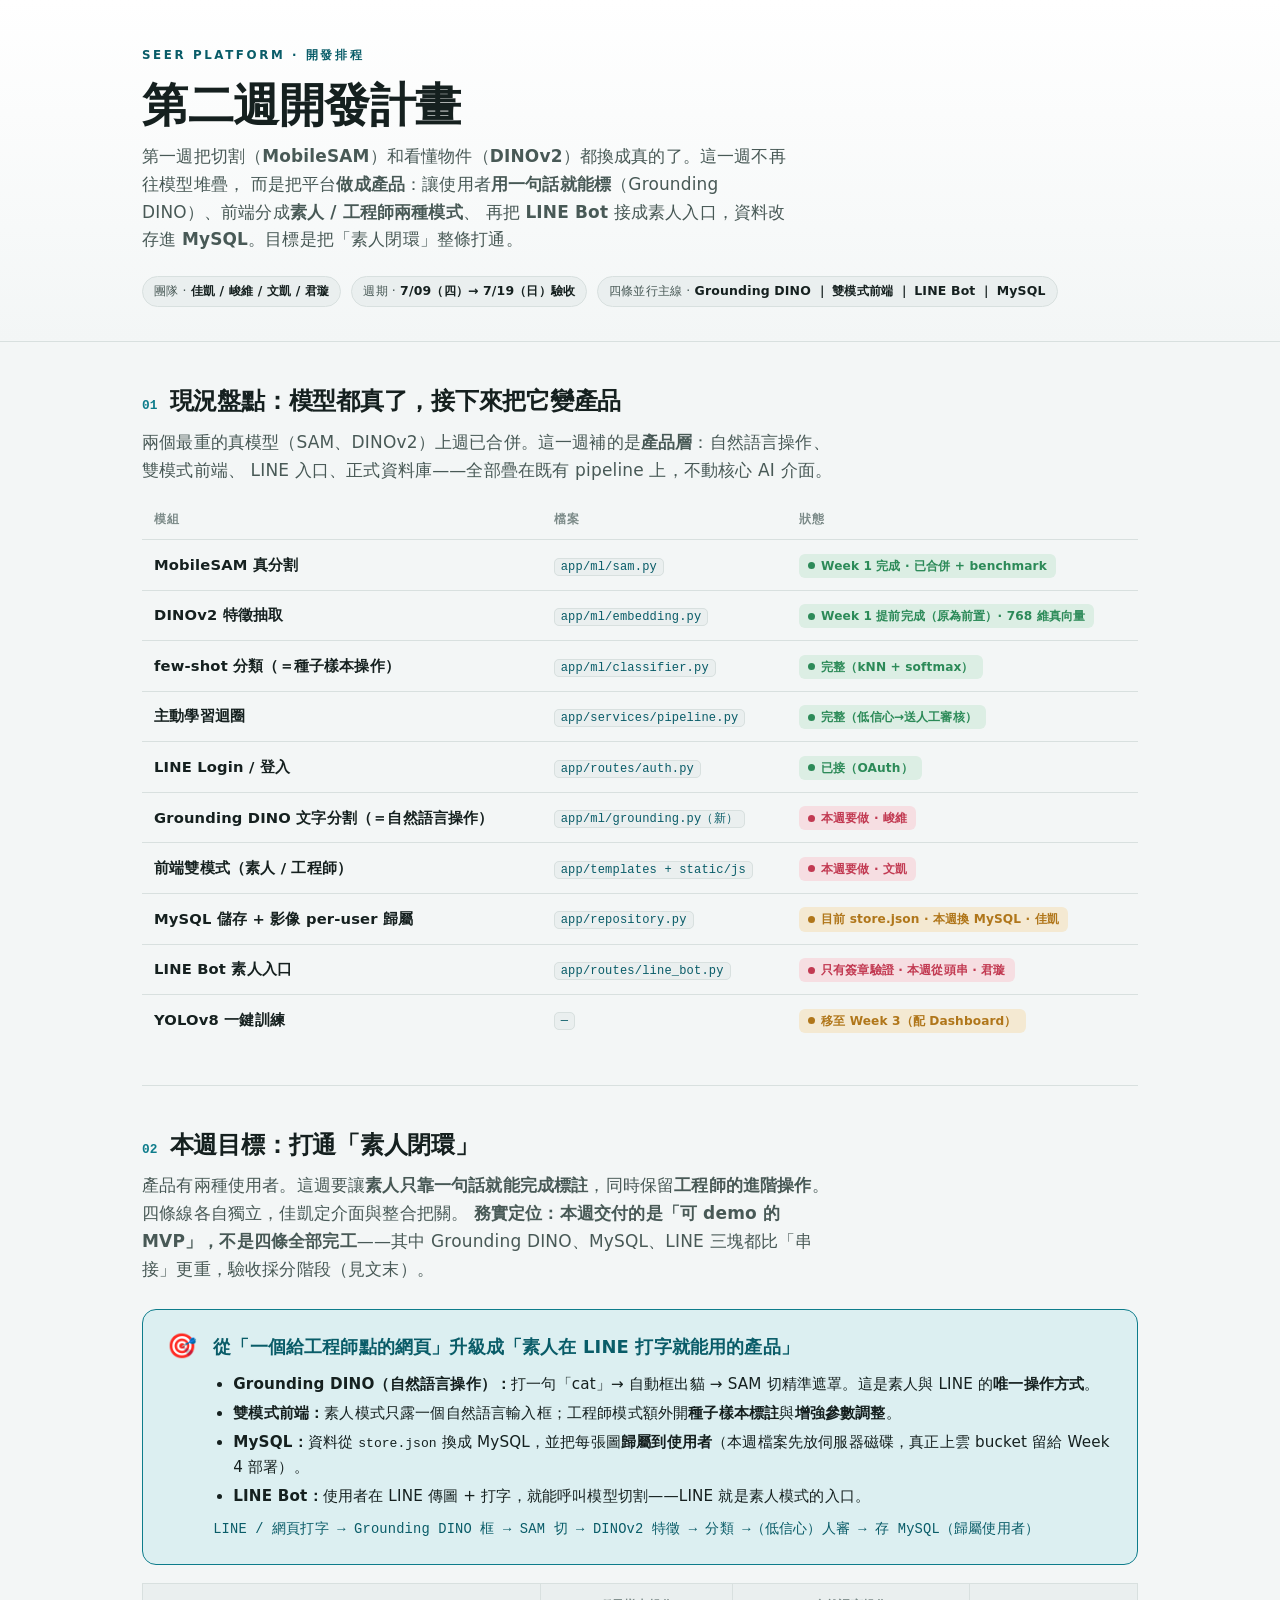
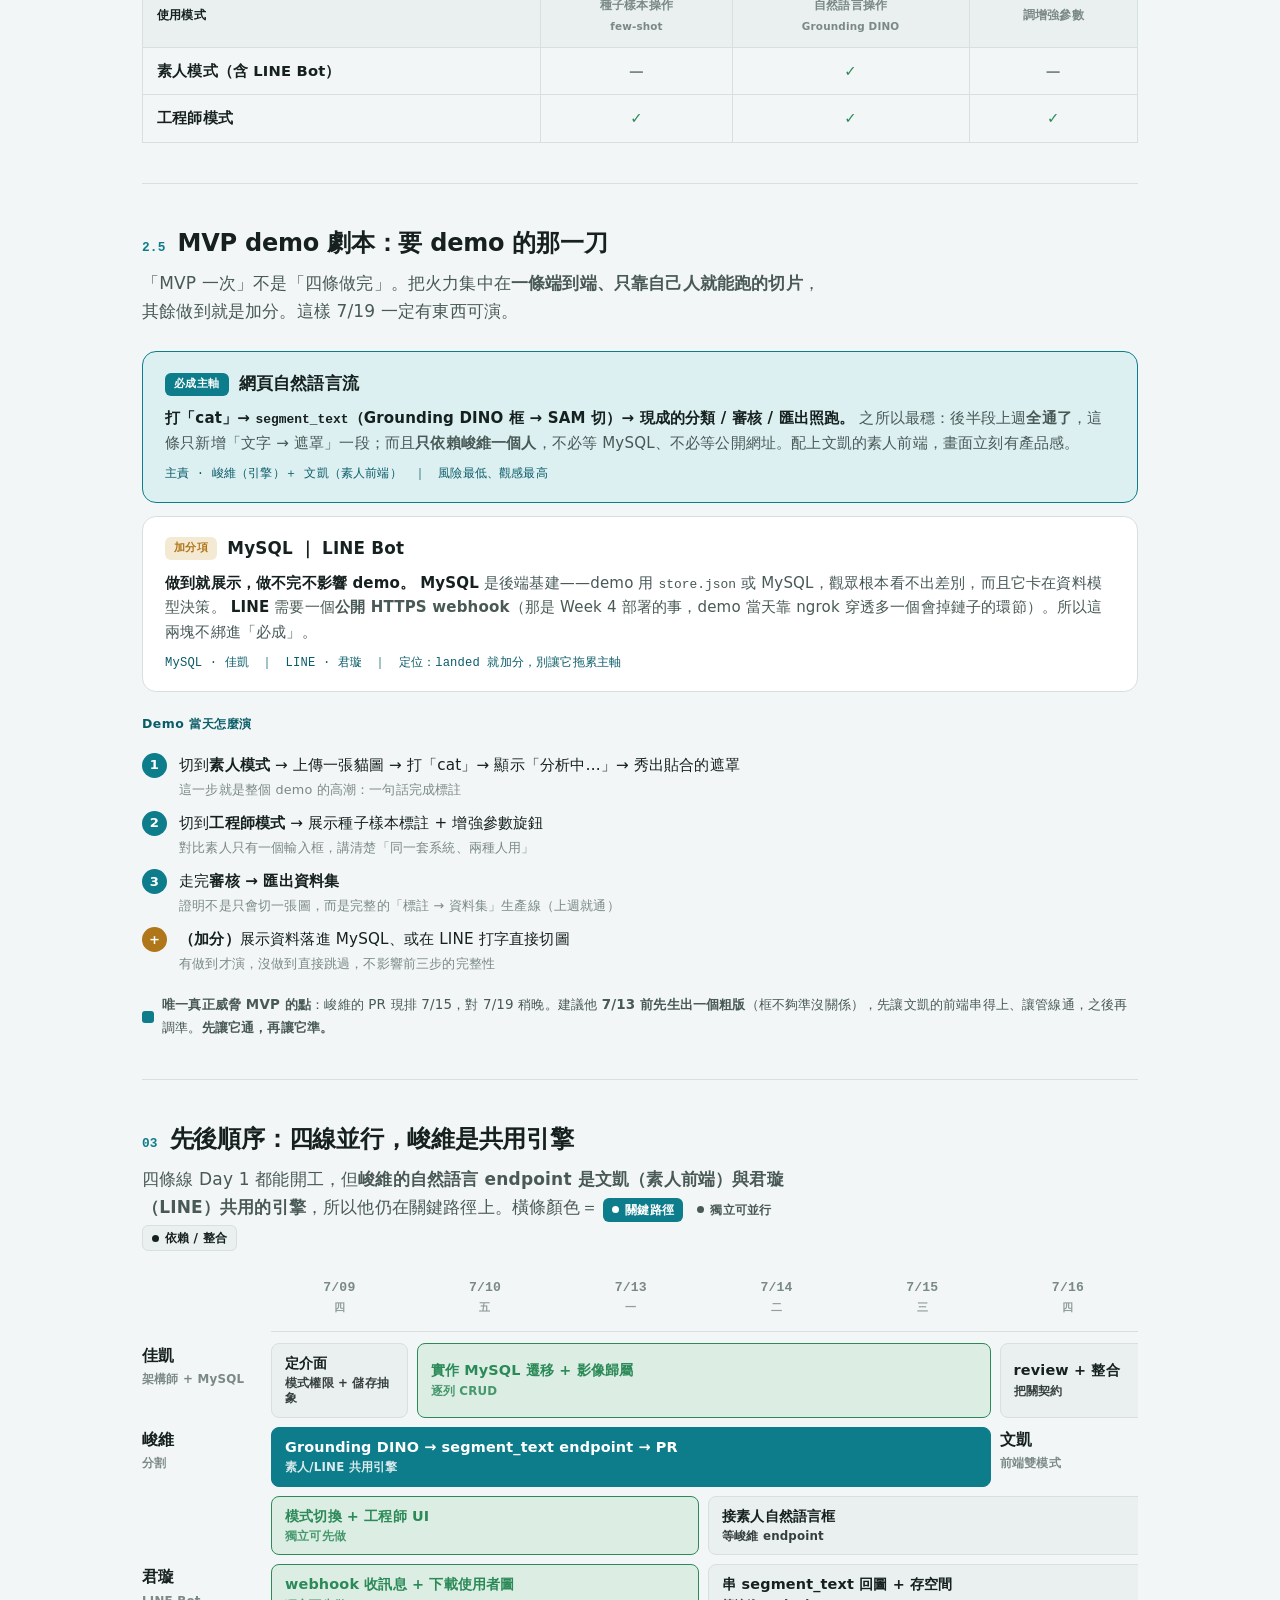
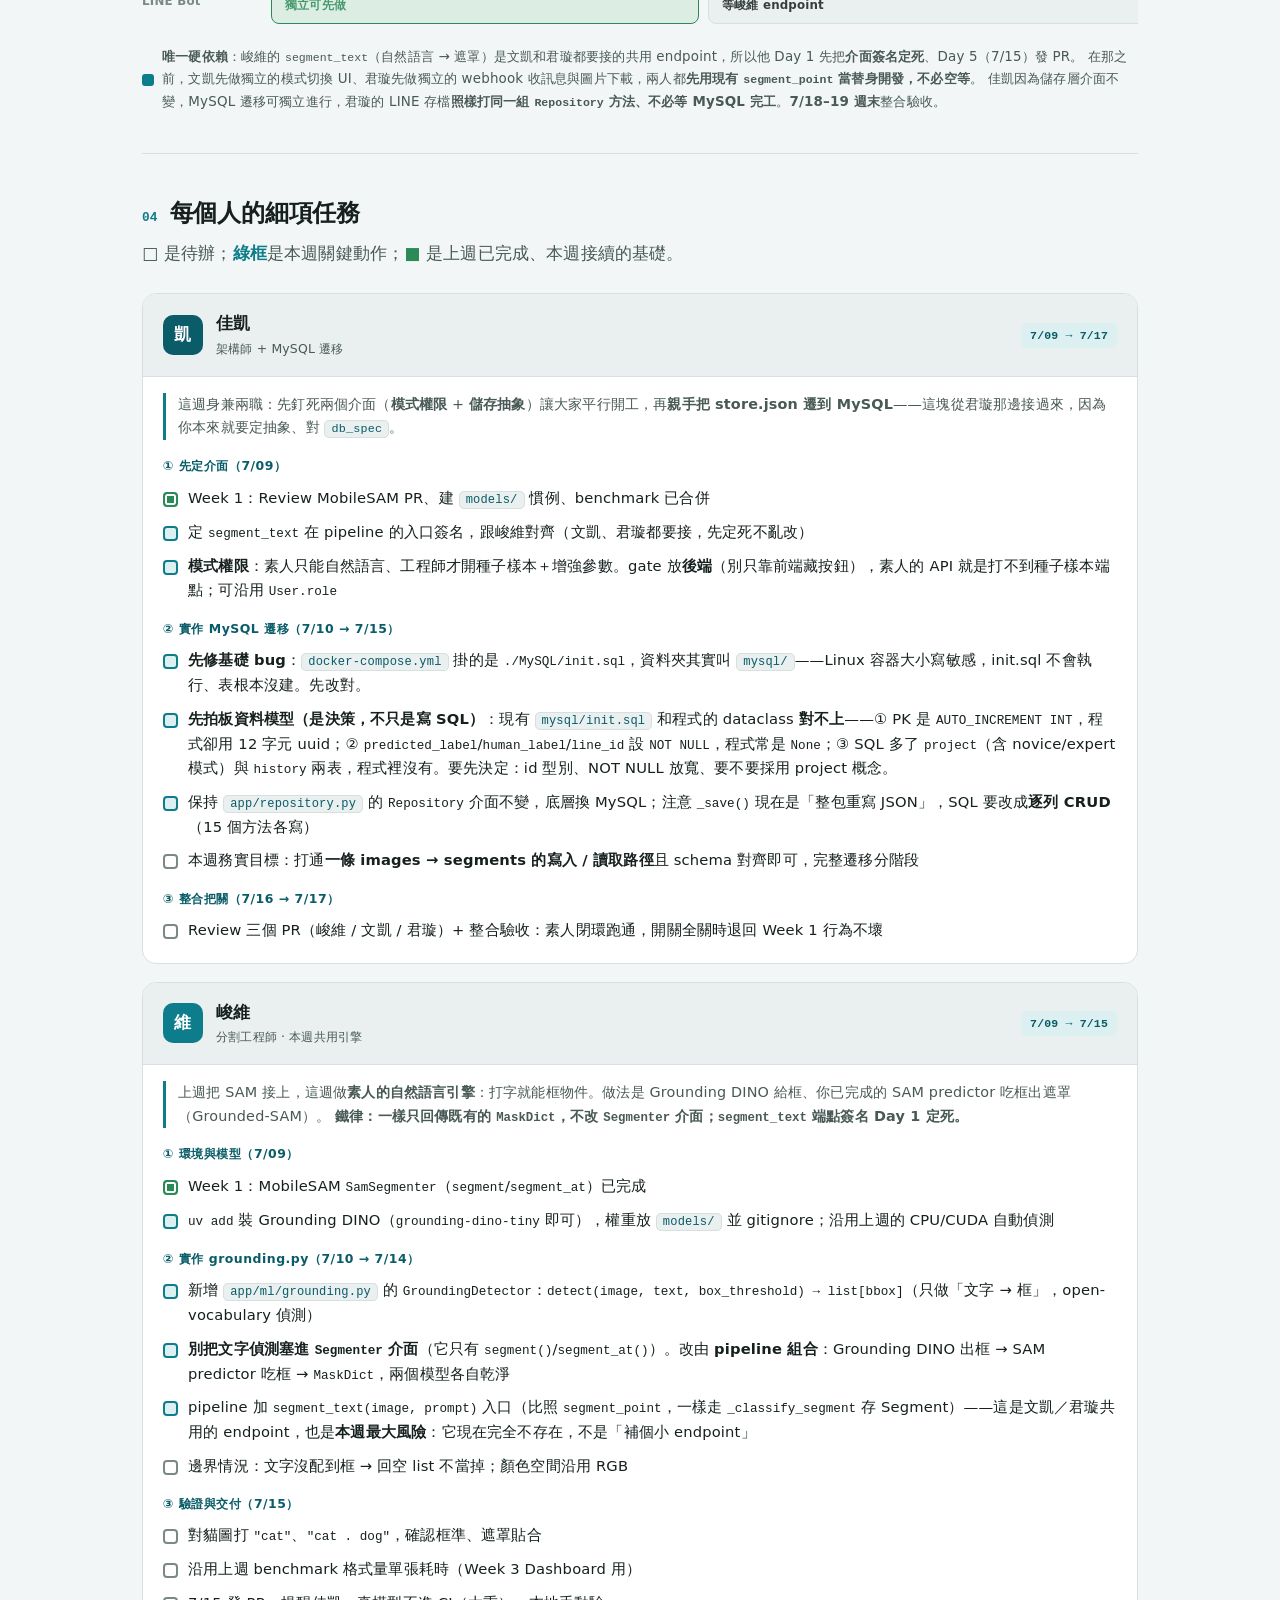
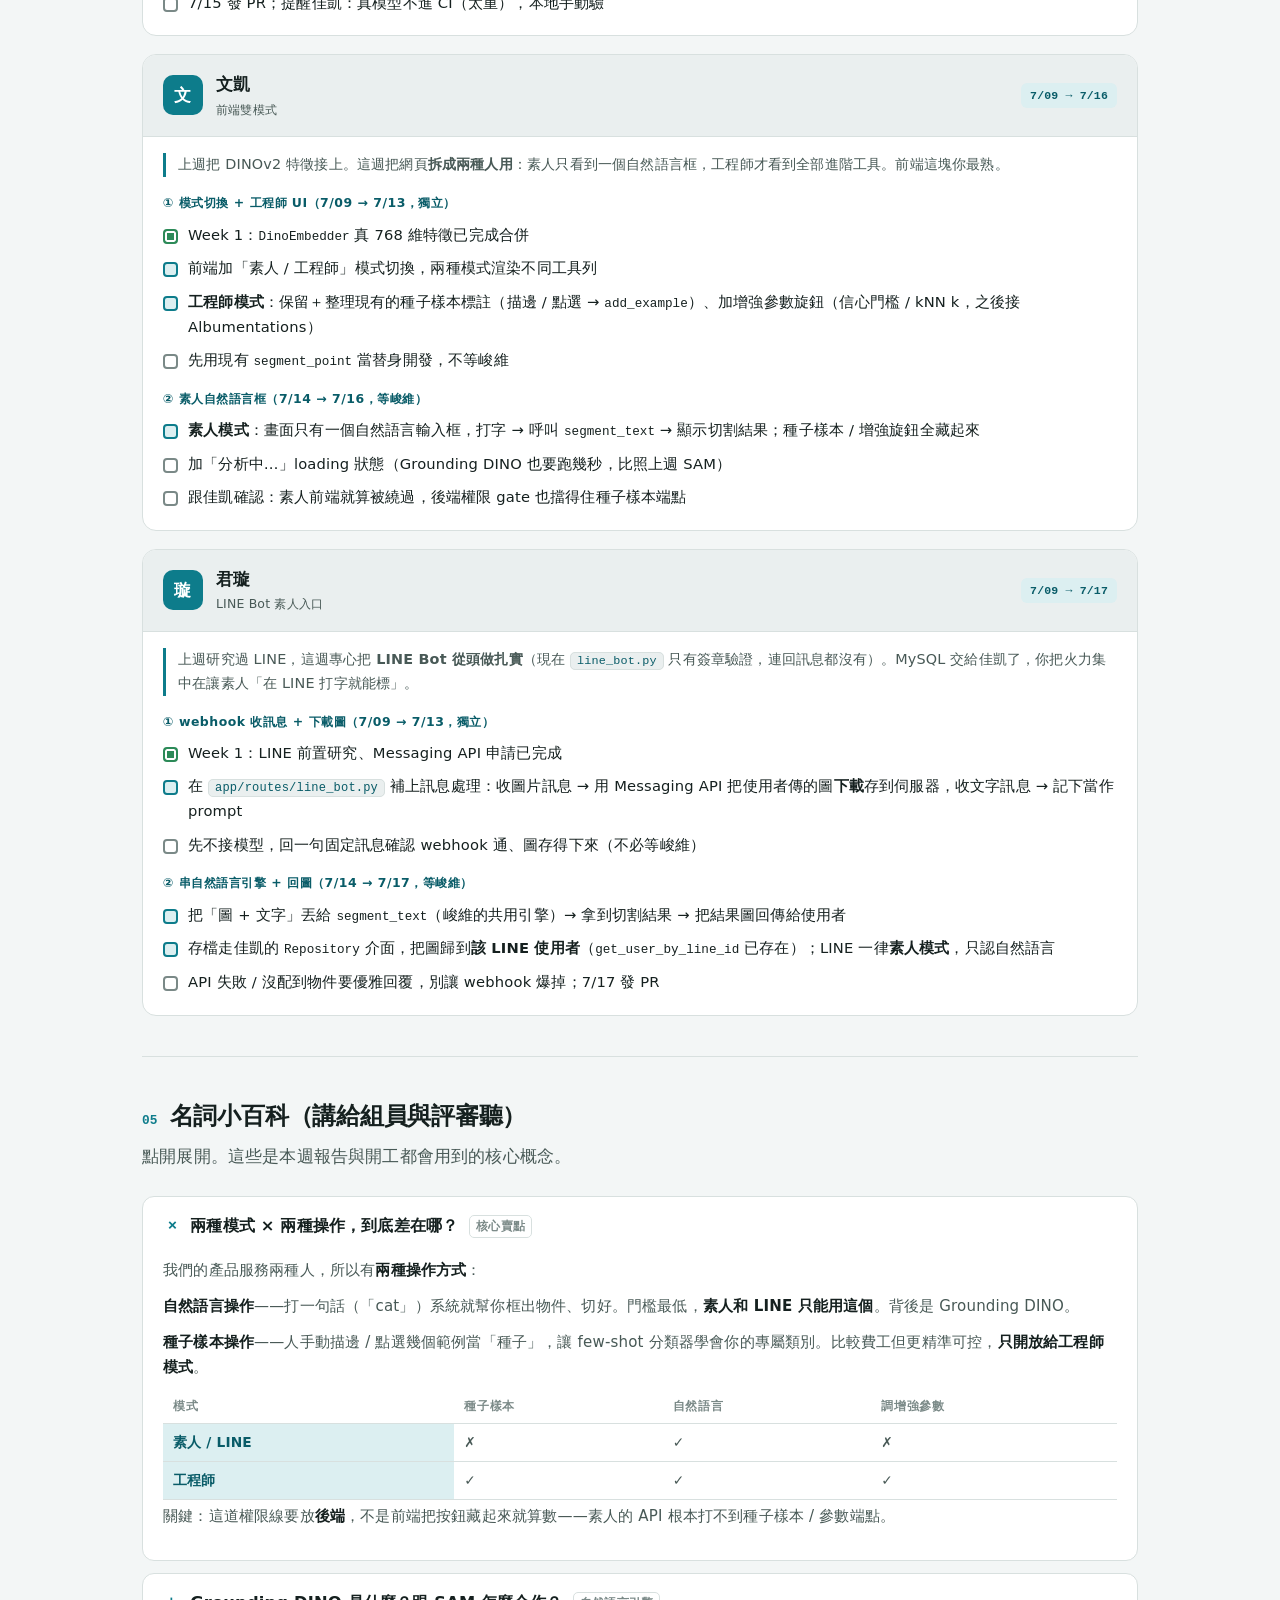
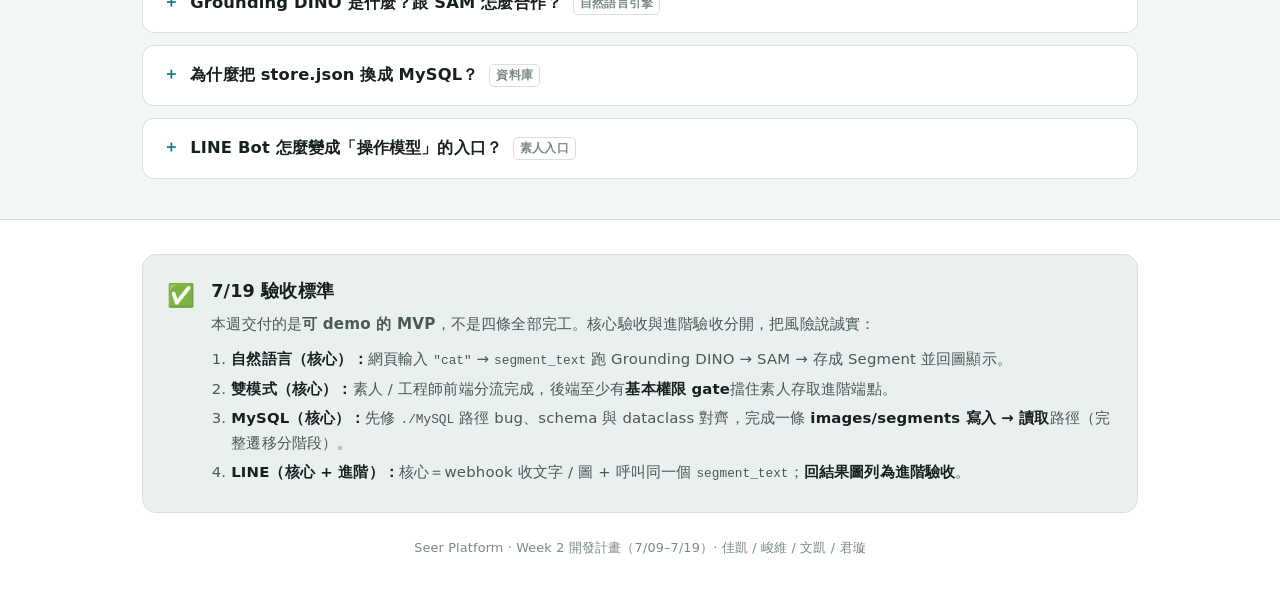
<file: docs/week2.html>
<!doctype html>
<html lang="zh-Hant">
<head>
<meta charset="utf-8">
<meta name="viewport" content="width=device-width,initial-scale=1">
<title>第二週開發計畫 · Seer Platform</title>
<style>
  :root{
    --bg:#f3f6f6; --surface:#ffffff; --surface-2:#eaefef; --surface-3:#e0e7e6;
    --ink:#15201f; --ink-2:#485956; --ink-3:#7a8987; --line:#d8e0df;
    --accent:#0d7c8b; --accent-ink:#095c68; --accent-soft:#dceff1;
    --done:#2c8a58; --done-soft:#dceee4;
    --todo:#b0761a; --todo-soft:#f4e9d2;
    --missing:#c23a52; --missing-soft:#f6dee2;
    --font-sans:"PingFang TC","Microsoft JhengHei","Noto Sans TC","Segoe UI",system-ui,sans-serif;
    --font-mono:ui-monospace,"Cascadia Code","Cascadia Mono",Consolas,"Noto Sans Mono",monospace;
    --maxw:1040px;
  }
  @media (prefers-color-scheme:dark){
    :root{
      --bg:#0e1416; --surface:#151d1f; --surface-2:#1c2628; --surface-3:#243032;
      --ink:#e7edec; --ink-2:#a4b2b0; --ink-3:#74817f; --line:#273234;
      --accent:#34b2c0; --accent-ink:#7fd6df; --accent-soft:#123138;
      --done:#48b579; --done-soft:#12291e;
      --todo:#d59a3d; --todo-soft:#2c2413;
      --missing:#e26a80; --missing-soft:#2c1418;
    }
  }
  :root[data-theme="light"]{
    --bg:#f3f6f6; --surface:#ffffff; --surface-2:#eaefef; --surface-3:#e0e7e6;
    --ink:#15201f; --ink-2:#485956; --ink-3:#7a8987; --line:#d8e0df;
    --accent:#0d7c8b; --accent-ink:#095c68; --accent-soft:#dceff1;
    --done:#2c8a58; --done-soft:#dceee4; --todo:#b0761a; --todo-soft:#f4e9d2;
    --missing:#c23a52; --missing-soft:#f6dee2;
  }
  :root[data-theme="dark"]{
    --bg:#0e1416; --surface:#151d1f; --surface-2:#1c2628; --surface-3:#243032;
    --ink:#e7edec; --ink-2:#a4b2b0; --ink-3:#74817f; --line:#273234;
    --accent:#34b2c0; --accent-ink:#7fd6df; --accent-soft:#123138;
    --done:#48b579; --done-soft:#12291e; --todo:#d59a3d; --todo-soft:#2c2413;
    --missing:#e26a80; --missing-soft:#2c1418;
  }

  *{box-sizing:border-box}
  body{margin:0;background:var(--bg);color:var(--ink);font-family:var(--font-sans);
    font-size:17px;line-height:1.65;-webkit-font-smoothing:antialiased;letter-spacing:.01em;
    overflow-wrap:break-word}
  .wrap{max-width:var(--maxw);margin:0 auto;padding:0 22px}
  code,.mono{font-family:var(--font-mono);font-size:.86em;letter-spacing:0}
  .file{font-family:var(--font-mono);font-size:.82em;background:var(--surface-2);
    border:1px solid var(--line);border-radius:5px;padding:1px 6px;color:var(--accent-ink);white-space:nowrap}

  /* ---- header ---- */
  header.hero{border-bottom:1px solid var(--line);background:
    linear-gradient(180deg,var(--surface) 0%,var(--bg) 100%)}
  .hero-inner{max-width:var(--maxw);margin:0 auto;padding:46px 22px 34px}
  .eyebrow{font-size:.74rem;letter-spacing:.22em;text-transform:uppercase;
    color:var(--accent-ink);font-weight:700;margin:0 0 14px}
  h1{font-size:clamp(1.9rem,5vw,2.9rem);line-height:1.1;margin:0 0 12px;
    font-weight:800;letter-spacing:-.01em;text-wrap:balance}
  .lede{font-size:1.06rem;color:var(--ink-2);max-width:60ch;margin:0}
  .meta{display:flex;flex-wrap:wrap;gap:8px 10px;margin-top:22px}
  .meta .tag{font-size:.78rem;background:var(--surface-2);border:1px solid var(--line);
    padding:4px 11px;border-radius:100px;color:var(--ink-2)}
  .meta .tag b{color:var(--ink);font-weight:700}

  /* ---- sections ---- */
  section{padding:40px 0}
  section+section{border-top:1px solid var(--line)}
  .sec-head{display:flex;align-items:baseline;gap:12px;margin:0 0 6px}
  .sec-num{font-family:var(--font-mono);font-size:.8rem;color:var(--accent);
    font-weight:700;flex:none}
  h2{font-size:1.5rem;margin:0;font-weight:800;letter-spacing:-.01em;text-wrap:balance}
  .sec-sub{color:var(--ink-2);margin:.35rem 0 26px;max-width:64ch}

  /* ---- status chips ---- */
  .chip{display:inline-flex;align-items:center;gap:6px;font-size:.76rem;font-weight:700;
    padding:2px 9px;border-radius:6px;white-space:nowrap;letter-spacing:.01em}
  .chip::before{content:"";width:7px;height:7px;border-radius:50%;background:currentColor;flex:none}
  .chip.done{color:var(--done);background:var(--done-soft)}
  .chip.stub{color:var(--todo);background:var(--todo-soft)}
  .chip.missing{color:var(--missing);background:var(--missing-soft)}

  /* ---- status table ---- */
  .scroll{overflow-x:auto}
  table.status{width:100%;border-collapse:collapse;font-size:.92rem;min-width:520px}
  table.status th{text-align:left;font-size:.74rem;letter-spacing:.08em;text-transform:uppercase;
    color:var(--ink-3);font-weight:700;padding:0 12px 10px;border-bottom:1px solid var(--line)}
  table.status td{padding:12px;border-bottom:1px solid var(--line);vertical-align:middle}
  table.status tr:last-child td{border-bottom:none}
  table.status td.mod{font-weight:700;color:var(--ink)}

  /* ---- goal callout ---- */
  .goal{background:var(--accent-soft);border:1px solid var(--accent);border-radius:14px;
    padding:22px 24px;display:flex;gap:16px;align-items:flex-start}
  .goal .mark{font-size:1.5rem;line-height:1;flex:none;margin-top:2px}
  .goal h3{margin:0 0 6px;font-size:1.12rem;color:var(--accent-ink)}
  .goal p{margin:0;color:var(--ink);font-size:.97rem}
  .goal .arrow{font-family:var(--font-mono);color:var(--accent-ink);font-size:.86rem;
    margin-top:10px;display:block}
  .goal ul{margin:10px 0 0;padding-left:20px;color:var(--ink);font-size:.95rem}
  .goal ul li{margin:4px 0}

  /* ---- mode matrix ---- */
  .matrix{overflow-x:auto;margin-top:18px}
  table.mx{width:100%;border-collapse:collapse;font-size:.92rem;min-width:460px}
  table.mx th,table.mx td{padding:11px 14px;border:1px solid var(--line);text-align:center}
  table.mx th{font-size:.78rem;color:var(--ink-3);background:var(--surface-2);font-weight:700}
  table.mx td:first-child,table.mx th:first-child{text-align:left;font-weight:800;color:var(--ink)}
  table.mx .y{color:var(--done);font-weight:800}
  table.mx .n{color:var(--ink-3);font-weight:700}

  /* ---- gantt ---- */
  .gantt-wrap{overflow-x:auto;padding-bottom:6px}
  .gantt{display:grid;grid-template-columns:120px repeat(7,minmax(132px,1fr));
    grid-auto-rows:auto;gap:9px;min-width:1140px;align-items:stretch}
  .g-daylab{font-family:var(--font-mono);font-size:.82rem;color:var(--ink-3);
    text-align:center;font-weight:700;padding-bottom:2px}
  .g-daylab small{display:block;font-size:.7rem;font-weight:600;opacity:.8}
  .g-name{font-weight:800;font-size:1rem;display:flex;flex-direction:column;gap:1px}
  .g-name small{font-weight:600;font-size:.74rem;color:var(--ink-3);letter-spacing:.02em}
  .bar{border-radius:8px;padding:10px 13px;font-size:.9rem;font-weight:700;line-height:1.35;
    min-height:44px;display:flex;flex-direction:column;justify-content:center;border:1px solid transparent;
    overflow-wrap:break-word;white-space:normal}
  .bar small{display:block;font-weight:600;font-size:.74rem;opacity:.85;margin-top:3px;line-height:1.3}
  .bar.crit{background:var(--accent);color:#fff;border-color:var(--accent)}
  .bar.soft{background:var(--surface-2);color:var(--ink);border-color:var(--line)}
  .bar.indep{background:var(--done-soft);color:var(--done);border-color:var(--done)}
  .g-track{grid-column:2 / -1;height:1px;background:var(--line);margin:2px 0}
  .critnote{display:flex;align-items:center;gap:8px;margin-top:16px;font-size:.84rem;color:var(--ink-2)}
  .critnote .dot{width:12px;height:12px;border-radius:3px;background:var(--accent);flex:none}

  /* ---- person cards ---- */
  .people{display:grid;gap:18px}
  .person{background:var(--surface);border:1px solid var(--line);border-radius:14px;overflow:hidden}
  .p-head{display:flex;align-items:center;gap:13px;padding:16px 20px;background:var(--surface-2);
    border-bottom:1px solid var(--line);flex-wrap:wrap}
  .p-avatar{width:40px;height:40px;border-radius:10px;background:var(--accent);color:#fff;
    display:flex;align-items:center;justify-content:center;font-weight:800;font-size:1.05rem;flex:none}
  .person.lead .p-avatar{background:var(--accent-ink)}
  .p-id{display:flex;flex-direction:column;gap:1px;margin-right:auto}
  .p-id .nm{font-weight:800;font-size:1.05rem}
  .p-id .role{font-size:.78rem;color:var(--ink-2)}
  .p-when{font-family:var(--font-mono);font-size:.72rem;color:var(--accent-ink);
    background:var(--accent-soft);padding:3px 9px;border-radius:6px;font-weight:700}
  .p-body{padding:16px 20px 20px}
  .p-goal{font-size:.9rem;color:var(--ink-2);margin:0 0 14px;padding-left:12px;
    border-left:3px solid var(--accent)}
  .p-step{font-size:.78rem;font-weight:800;letter-spacing:.04em;color:var(--accent-ink);
    margin:16px 0 9px;text-transform:none}
  .p-step:first-of-type{margin-top:4px}
  ul.tasks{list-style:none;margin:0;padding:0;display:grid;gap:9px}
  ul.tasks li{display:block;position:relative;padding-left:25px;font-size:.92rem}
  ul.tasks li::before{content:"";position:absolute;left:0;top:6px;width:15px;height:15px;
    border:2px solid var(--ink-3);border-radius:4px;box-sizing:border-box}
  ul.tasks li.star::before{border-color:var(--accent);background:var(--accent-soft)}
  ul.tasks li.check::before{border-color:var(--done);background:var(--done);
    box-shadow:inset 0 0 0 2px var(--surface)}

  /* ---- concept accordions ---- */
  .concepts{display:grid;gap:12px}
  details.concept{background:var(--surface);border:1px solid var(--line);border-radius:12px;
    overflow:hidden}
  details.concept summary{cursor:pointer;padding:16px 20px;font-weight:800;font-size:1.02rem;
    list-style:none;display:flex;align-items:center;gap:11px}
  details.concept summary::-webkit-details-marker{display:none}
  details.concept summary .plus{font-family:var(--font-mono);color:var(--accent);font-weight:700;
    transition:transform .2s;flex:none}
  details.concept[open] summary .plus{transform:rotate(45deg)}
  details.concept summary .q{font-size:.72rem;color:var(--ink-3);font-weight:700;
    border:1px solid var(--line);border-radius:5px;padding:1px 6px;flex:none}
  .c-body{padding:2px 20px 20px;color:var(--ink-2);font-size:.94rem}
  .c-body p{margin:0 0 11px}
  .c-body strong{color:var(--ink)}
  .c-body table{width:100%;border-collapse:collapse;font-size:.86rem;margin:6px 0 4px}
  .c-body table td,.c-body table th{padding:7px 10px;border-bottom:1px solid var(--line);text-align:left}
  .c-body table th{font-size:.72rem;text-transform:uppercase;letter-spacing:.06em;color:var(--ink-3)}
  .c-body .hl{background:var(--accent-soft);color:var(--accent-ink);font-weight:700}
  .c-body .flow{font-family:var(--font-mono);font-size:.8rem;background:var(--surface-2);
    border:1px solid var(--line);border-radius:8px;padding:12px 14px;color:var(--ink);
    overflow-x:auto;white-space:nowrap;line-height:1.8}

  /* ---- demo tiers ---- */
  .tier{border-radius:14px;padding:18px 22px;margin-bottom:13px;border:1px solid var(--line)}
  .tier.must{background:var(--accent-soft);border-color:var(--accent)}
  .tier.bonus{background:var(--surface)}
  .tier h3{margin:0;font-size:1.05rem;display:flex;align-items:center;gap:10px;flex-wrap:wrap}
  .tier .lab{font-size:.7rem;font-weight:800;letter-spacing:.04em;padding:2px 9px;border-radius:6px;flex:none}
  .tier.must .lab{background:var(--accent);color:#fff}
  .tier.bonus .lab{background:var(--todo-soft);color:var(--todo)}
  .tier p{margin:8px 0 0;font-size:.94rem;color:var(--ink-2)}
  .tier p b{color:var(--ink)}
  .tier .who{font-family:var(--font-mono);font-size:.76rem;color:var(--accent-ink);margin-top:8px;display:block}
  .runbook{counter-reset:step;display:grid;gap:11px;margin:18px 0 0;padding:0;list-style:none}
  .runbook li{position:relative;padding-left:37px;font-size:.95rem;color:var(--ink)}
  .runbook li::before{counter-increment:step;content:counter(step);position:absolute;left:0;top:0;
    width:25px;height:25px;border-radius:50%;background:var(--accent);color:#fff;
    font-size:.82rem;font-weight:800;display:flex;align-items:center;justify-content:center}
  .runbook li.plus::before{content:"+";background:var(--todo)}
  .runbook li small{display:block;color:var(--ink-3);font-size:.8rem;margin-top:1px}

  /* ---- footer ---- */
  footer{background:var(--surface);border-top:1px solid var(--line);padding:34px 0 44px}
  .verify{display:flex;gap:16px;align-items:flex-start;background:var(--surface-2);
    border:1px solid var(--line);border-radius:14px;padding:22px 24px}
  .verify .mark{font-size:1.4rem;flex:none}
  .verify h3{margin:0 0 6px;font-size:1.1rem}
  .verify p{margin:0 0 10px;color:var(--ink-2);font-size:.95rem}
  .verify ol{margin:0;padding-left:20px;color:var(--ink-2);font-size:.93rem}
  .verify ol li{margin:5px 0}
  .verify ol li b{color:var(--ink)}
  .foot-note{text-align:center;color:var(--ink-3);font-size:.8rem;margin-top:24px}

  @media(max-width:560px){
    ul.tasks li{font-size:.88rem}
    .p-head{gap:10px}
  }
  @media(prefers-reduced-motion:reduce){*{transition:none!important}}
</style>
</head>
<body>

<header class="hero">
  <div class="hero-inner">
    <p class="eyebrow">Seer Platform · 開發排程</p>
    <h1>第二週開發計畫</h1>
    <p class="lede">第一週把切割（<b>MobileSAM</b>）和看懂物件（<b>DINOv2</b>）都換成真的了。這一週不再往模型堆疊，
      而是把平台<b>做成產品</b>：讓使用者<b>用一句話就能標</b>（Grounding DINO）、前端分成<b>素人 / 工程師兩種模式</b>、
      再把 <b>LINE Bot</b> 接成素人入口，資料改存進 <b>MySQL</b>。目標是把「素人閉環」整條打通。</p>
    <div class="meta">
      <span class="tag">團隊 · <b>佳凱 / 峻維 / 文凱 / 君璇</b></span>
      <span class="tag">週期 · <b>7/09（四）→ 7/19（日）驗收</b></span>
      <span class="tag">四條並行主線 · <b>Grounding DINO ｜ 雙模式前端 ｜ LINE Bot ｜ MySQL</b></span>
    </div>
  </div>
</header>

<div class="wrap">

  <!-- 1 現況盤點 -->
  <section>
    <div class="sec-head"><span class="sec-num">01</span><h2>現況盤點：模型都真了，接下來把它變產品</h2></div>
    <p class="sec-sub">兩個最重的真模型（SAM、DINOv2）上週已合併。這一週補的是<strong>產品層</strong>：自然語言操作、雙模式前端、
      LINE 入口、正式資料庫——全部疊在既有 pipeline 上，不動核心 AI 介面。</p>
    <div class="scroll">
      <table class="status">
        <thead><tr><th>模組</th><th>檔案</th><th>狀態</th></tr></thead>
        <tbody>
          <tr><td class="mod">MobileSAM 真分割</td><td><span class="file">app/ml/sam.py</span></td><td><span class="chip done">Week 1 完成 · 已合併 + benchmark</span></td></tr>
          <tr><td class="mod">DINOv2 特徵抽取</td><td><span class="file">app/ml/embedding.py</span></td><td><span class="chip done">Week 1 提前完成（原為前置）· 768 維真向量</span></td></tr>
          <tr><td class="mod">few-shot 分類（＝種子樣本操作）</td><td><span class="file">app/ml/classifier.py</span></td><td><span class="chip done">完整（kNN + softmax）</span></td></tr>
          <tr><td class="mod">主動學習迴圈</td><td><span class="file">app/services/pipeline.py</span></td><td><span class="chip done">完整（低信心→送人工審核）</span></td></tr>
          <tr><td class="mod">LINE Login / 登入</td><td><span class="file">app/routes/auth.py</span></td><td><span class="chip done">已接（OAuth）</span></td></tr>
          <tr><td class="mod">Grounding DINO 文字分割（＝自然語言操作）</td><td><span class="file">app/ml/grounding.py（新）</span></td><td><span class="chip missing">本週要做 · 峻維</span></td></tr>
          <tr><td class="mod">前端雙模式（素人 / 工程師）</td><td><span class="file">app/templates + static/js</span></td><td><span class="chip missing">本週要做 · 文凱</span></td></tr>
          <tr><td class="mod">MySQL 儲存 + 影像 per-user 歸屬</td><td><span class="file">app/repository.py</span></td><td><span class="chip stub">目前 store.json · 本週換 MySQL · 佳凱</span></td></tr>
          <tr><td class="mod">LINE Bot 素人入口</td><td><span class="file">app/routes/line_bot.py</span></td><td><span class="chip missing">只有簽章驗證 · 本週從頭串 · 君璇</span></td></tr>
          <tr><td class="mod">YOLOv8 一鍵訓練</td><td><span class="file">—</span></td><td><span class="chip stub">移至 Week 3（配 Dashboard）</span></td></tr>
        </tbody>
      </table>
    </div>
  </section>

  <!-- 2 本週目標 -->
  <section>
    <div class="sec-head"><span class="sec-num">02</span><h2>本週目標：打通「素人閉環」</h2></div>
    <p class="sec-sub">產品有兩種使用者。這週要讓<strong>素人只靠一句話就能完成標註</strong>，同時保留<strong>工程師的進階操作</strong>。四條線各自獨立，佳凱定介面與整合把關。
      <strong>務實定位：本週交付的是「可 demo 的 MVP」，不是四條全部完工</strong>——其中 Grounding DINO、MySQL、LINE 三塊都比「串接」更重，驗收採分階段（見文末）。</p>
    <div class="goal">
      <span class="mark">🎯</span>
      <div>
        <h3>從「一個給工程師點的網頁」升級成「素人在 LINE 打字就能用的產品」</h3>
        <ul>
          <li><b>Grounding DINO（自然語言操作）：</b>打一句「cat」→ 自動框出貓 → SAM 切精準遮罩。這是素人與 LINE 的<strong>唯一操作方式</strong>。</li>
          <li><b>雙模式前端：</b>素人模式只露一個自然語言輸入框；工程師模式額外開<strong>種子樣本標註</strong>與<strong>增強參數調整</strong>。</li>
          <li><b>MySQL：</b>資料從 <code>store.json</code> 換成 MySQL，並把每張圖<strong>歸屬到使用者</strong>（本週檔案先放伺服器磁碟，真正上雲 bucket 留給 Week 4 部署）。</li>
          <li><b>LINE Bot：</b>使用者在 LINE 傳圖 + 打字，就能呼叫模型切割——LINE 就是素人模式的入口。</li>
        </ul>
        <span class="arrow">LINE / 網頁打字 → Grounding DINO 框 → SAM 切 → DINOv2 特徵 → 分類 →（低信心）人審 → 存 MySQL（歸屬使用者）</span>
      </div>
    </div>

    <div class="matrix">
      <table class="mx">
        <thead><tr><th>使用模式</th><th>種子樣本操作<br><small>few-shot</small></th><th>自然語言操作<br><small>Grounding DINO</small></th><th>調增強參數</th></tr></thead>
        <tbody>
          <tr><td>素人模式（含 LINE Bot）</td><td class="n">—</td><td class="y">✓</td><td class="n">—</td></tr>
          <tr><td>工程師模式</td><td class="y">✓</td><td class="y">✓</td><td class="y">✓</td></tr>
        </tbody>
      </table>
    </div>
  </section>

  <!-- 2.5 MVP demo 劇本 -->
  <section>
    <div class="sec-head"><span class="sec-num">2.5</span><h2>MVP demo 劇本：要 demo 的那一刀</h2></div>
    <p class="sec-sub">「MVP 一次」不是「四條做完」。把火力集中在<strong>一條端到端、只靠自己人就能跑的切片</strong>，其餘做到就是加分。這樣 7/19 一定有東西可演。</p>

    <div class="tier must">
      <h3><span class="lab">必成主軸</span>網頁自然語言流</h3>
      <p><b>打「cat」→ <code>segment_text</code>（Grounding DINO 框 → SAM 切）→ 現成的分類 / 審核 / 匯出照跑。</b>
        之所以最穩：後半段上週<strong>全通了</strong>，這條只新增「文字 → 遮罩」一段；而且<strong>只依賴峻維一個人</strong>，不必等 MySQL、不必等公開網址。配上文凱的素人前端，畫面立刻有產品感。</p>
      <span class="who">主責 · 峻維（引擎）＋ 文凱（素人前端）　｜　風險最低、觀感最高</span>
    </div>

    <div class="tier bonus">
      <h3><span class="lab">加分項</span>MySQL ｜ LINE Bot</h3>
      <p><b>做到就展示，做不完不影響 demo。</b>
        <b>MySQL</b> 是後端基建——demo 用 <code>store.json</code> 或 MySQL，觀眾根本看不出差別，而且它卡在資料模型決策。
        <b>LINE</b> 需要一個<strong>公開 HTTPS webhook</strong>（那是 Week 4 部署的事，demo 當天靠 ngrok 穿透多一個會掉鏈子的環節）。所以這兩塊不綁進「必成」。</p>
      <span class="who">MySQL · 佳凱　｜　LINE · 君璇　｜　定位：landed 就加分，別讓它拖累主軸</span>
    </div>

    <p class="p-step" style="margin-top:22px;color:var(--accent-ink)">Demo 當天怎麼演</p>
    <ol class="runbook">
      <li>切到<b>素人模式</b> → 上傳一張貓圖 → 打「cat」→ 顯示「分析中…」→ 秀出貼合的遮罩<small>這一步就是整個 demo 的高潮：一句話完成標註</small></li>
      <li>切到<b>工程師模式</b> → 展示種子樣本標註 + 增強參數旋鈕<small>對比素人只有一個輸入框，講清楚「同一套系統、兩種人用」</small></li>
      <li>走完<b>審核 → 匯出資料集</b><small>證明不是只會切一張圖，而是完整的「標註 → 資料集」生產線（上週就通）</small></li>
      <li class="plus"><b>（加分）</b>展示資料落進 MySQL、或在 LINE 打字直接切圖<small>有做到才演，沒做到直接跳過，不影響前三步的完整性</small></li>
    </ol>

    <div class="critnote" style="margin-top:20px"><span class="dot"></span>
      <span><strong>唯一真正威脅 MVP 的點</strong>：峻維的 PR 現排 7/15，對 7/19 稍晚。建議他 <strong>7/13 前先生出一個粗版</strong>（框不夠準沒關係），先讓文凱的前端串得上、讓管線通，之後再調準。<strong>先讓它通，再讓它準。</strong></span></div>
  </section>

  <!-- 3 先後順序 -->
  <section>
    <div class="sec-head"><span class="sec-num">03</span><h2>先後順序：四線並行，峻維是共用引擎</h2></div>
    <p class="sec-sub">四條線 Day 1 都能開工，但<strong>峻維的自然語言 endpoint 是文凱（素人前端）與君璇（LINE）共用的引擎</strong>，所以他仍在關鍵路徑上。橫條顏色＝
      <span class="chip crit" style="background:var(--accent);color:#fff">關鍵路徑</span>
      <span class="chip indep">獨立可並行</span>
      <span class="chip soft" style="background:var(--surface-2);color:var(--ink);border:1px solid var(--line)">依賴 / 整合</span></p>
    <div class="gantt-wrap">
      <div class="gantt">
        <!-- header row -->
        <div></div>
        <div class="g-daylab">7/09<small>四</small></div>
        <div class="g-daylab">7/10<small>五</small></div>
        <div class="g-daylab">7/13<small>一</small></div>
        <div class="g-daylab">7/14<small>二</small></div>
        <div class="g-daylab">7/15<small>三</small></div>
        <div class="g-daylab">7/16<small>四</small></div>
        <div class="g-daylab">7/17<small>五</small></div>
        <div class="g-track" style="grid-column:2 / -1"></div>

        <!-- 佳凱 -->
        <div class="g-name">佳凱<small>架構師 + MySQL</small></div>
        <div class="bar soft" style="grid-column:2 / 3">定介面<small>模式權限 + 儲存抽象</small></div>
        <div class="bar indep" style="grid-column:3 / 7">實作 MySQL 遷移 + 影像歸屬<small>逐列 CRUD</small></div>
        <div class="bar soft" style="grid-column:7 / 9">review + 整合<small>把關契約</small></div>

        <!-- 峻維 -->
        <div class="g-name">峻維<small>分割</small></div>
        <div class="bar crit" style="grid-column:2 / 7">Grounding DINO → segment_text endpoint → PR<small>素人/LINE 共用引擎</small></div>

        <!-- 文凱 -->
        <div class="g-name">文凱<small>前端雙模式</small></div>
        <div class="bar indep" style="grid-column:2 / 5">模式切換 + 工程師 UI<small>獨立可先做</small></div>
        <div class="bar soft" style="grid-column:5 / 9">接素人自然語言框<small>等峻維 endpoint</small></div>

        <!-- 君璇 -->
        <div class="g-name">君璇<small>LINE Bot</small></div>
        <div class="bar indep" style="grid-column:2 / 5">webhook 收訊息 + 下載使用者圖<small>獨立可先做</small></div>
        <div class="bar soft" style="grid-column:5 / 9">串 segment_text 回圖 + 存空間<small>等峻維 endpoint</small></div>
      </div>
    </div>
    <div class="critnote"><span class="dot"></span>
      <span><strong>唯一硬依賴</strong>：峻維的 <code>segment_text</code>（自然語言 → 遮罩）是文凱和君璇都要接的共用 endpoint，所以他 Day 1 先把<strong>介面簽名定死</strong>、Day 5（7/15）發 PR。
      在那之前，文凱先做獨立的模式切換 UI、君璇先做獨立的 webhook 收訊息與圖片下載，兩人都<strong>先用現有 <code>segment_point</code> 當替身開發，不必空等</strong>。
      佳凱因為儲存層介面不變，MySQL 遷移可獨立進行，君璇的 LINE 存檔<strong>照樣打同一組 <code>Repository</code> 方法、不必等 MySQL 完工</strong>。<strong>7/18–19 週末</strong>整合驗收。</span></div>
  </section>

  <!-- 4 每人任務 -->
  <section>
    <div class="sec-head"><span class="sec-num">04</span><h2>每個人的細項任務</h2></div>
    <p class="sec-sub">□ 是待辦；<span style="color:var(--accent);font-weight:700">綠框</span>是本週關鍵動作；<span style="color:var(--done);font-weight:700">■</span> 是上週已完成、本週接續的基礎。</p>
    <div class="people">

      <!-- 佳凱 -->
      <div class="person lead">
        <div class="p-head">
          <div class="p-avatar">凱</div>
          <div class="p-id"><span class="nm">佳凱</span><span class="role">架構師 + MySQL 遷移</span></div>
          <span class="p-when">7/09 → 7/17</span>
        </div>
        <div class="p-body">
          <p class="p-goal">這週身兼兩職：先釘死兩個介面（<strong>模式權限</strong> + <strong>儲存抽象</strong>）讓大家平行開工，再<strong>親手把 store.json 遷到 MySQL</strong>——這塊從君璇那邊接過來，因為你本來就要定抽象、對 <span class="file">db_spec</span>。</p>

          <p class="p-step">① 先定介面（7/09）</p>
          <ul class="tasks">
            <li class="check">Week 1：Review MobileSAM PR、建 <span class="file">models/</span> 慣例、benchmark 已合併</li>
            <li class="star">定 <code>segment_text</code> 在 pipeline 的入口簽名，跟峻維對齊（文凱、君璇都要接，先定死不亂改）</li>
            <li class="star"><strong>模式權限</strong>：素人只能自然語言、工程師才開種子樣本＋增強參數。gate 放<strong>後端</strong>（別只靠前端藏按鈕），素人的 API 就是打不到種子樣本端點；可沿用 <code>User.role</code></li>
          </ul>

          <p class="p-step">② 實作 MySQL 遷移（7/10 → 7/15）</p>
          <ul class="tasks">
            <li class="star"><strong>先修基礎 bug</strong>：<span class="file">docker-compose.yml</span> 掛的是 <code>./MySQL/init.sql</code>，資料夾其實叫 <span class="file">mysql/</span>——Linux 容器大小寫敏感，init.sql 不會執行、表根本沒建。先改對。</li>
            <li class="star"><strong>先拍板資料模型（是決策，不只是寫 SQL）</strong>：現有 <span class="file">mysql/init.sql</span> 和程式的 dataclass <strong>對不上</strong>——① PK 是 <code>AUTO_INCREMENT INT</code>，程式卻用 12 字元 uuid；② <code>predicted_label</code>/<code>human_label</code>/<code>line_id</code> 設 <code>NOT NULL</code>，程式常是 <code>None</code>；③ SQL 多了 <code>project</code>（含 novice/expert 模式）與 <code>history</code> 兩表，程式裡沒有。要先決定：id 型別、NOT NULL 放寬、要不要採用 project 概念。</li>
            <li class="star">保持 <span class="file">app/repository.py</span> 的 <code>Repository</code> 介面不變，底層換 MySQL；注意 <code>_save()</code> 現在是「整包重寫 JSON」，SQL 要改成<strong>逐列 CRUD</strong>（15 個方法各寫）</li>
            <li>本週務實目標：打通<strong>一條 images → segments 的寫入 / 讀取路徑</strong>且 schema 對齊即可，完整遷移分階段</li>
          </ul>

          <p class="p-step">③ 整合把關（7/16 → 7/17）</p>
          <ul class="tasks">
            <li>Review 三個 PR（峻維 / 文凱 / 君璇）+ 整合驗收：素人閉環跑通，開關全關時退回 Week 1 行為不壞</li>
          </ul>
        </div>
      </div>

      <!-- 峻維 -->
      <div class="person">
        <div class="p-head">
          <div class="p-avatar">維</div>
          <div class="p-id"><span class="nm">峻維</span><span class="role">分割工程師 · 本週共用引擎</span></div>
          <span class="p-when">7/09 → 7/15</span>
        </div>
        <div class="p-body">
          <p class="p-goal">上週把 SAM 接上，這週做<strong>素人的自然語言引擎</strong>：打字就能框物件。做法是 Grounding DINO 給框、你已完成的 SAM predictor 吃框出遮罩（Grounded-SAM）。
            <strong>鐵律：一樣只回傳既有的 <code>MaskDict</code>，不改 <code>Segmenter</code> 介面；<code>segment_text</code> 端點簽名 Day 1 定死。</strong></p>

          <p class="p-step">① 環境與模型（7/09）</p>
          <ul class="tasks">
            <li class="check">Week 1：MobileSAM <code>SamSegmenter</code>（<code>segment</code>/<code>segment_at</code>）已完成</li>
            <li class="star"><code>uv add</code> 裝 Grounding DINO（<code>grounding-dino-tiny</code> 即可），權重放 <span class="file">models/</span> 並 gitignore；沿用上週的 CPU/CUDA 自動偵測</li>
          </ul>

          <p class="p-step">② 實作 grounding.py（7/10 → 7/14）</p>
          <ul class="tasks">
            <li class="star">新增 <span class="file">app/ml/grounding.py</span> 的 <code>GroundingDetector</code>：<code>detect(image, text, box_threshold) → list[bbox]</code>（只做「文字 → 框」，open-vocabulary 偵測）</li>
            <li class="star"><strong>別把文字偵測塞進 <code>Segmenter</code> 介面</strong>（它只有 <code>segment()</code>/<code>segment_at()</code>）。改由 <strong>pipeline 組合</strong>：Grounding DINO 出框 → SAM predictor 吃框 → <code>MaskDict</code>，兩個模型各自乾淨</li>
            <li class="star">pipeline 加 <code>segment_text(image, prompt)</code> 入口（比照 <code>segment_point</code>，一樣走 <code>_classify_segment</code> 存 Segment）——這是文凱／君璇共用的 endpoint，也是<strong>本週最大風險</strong>：它現在完全不存在，不是「補個小 endpoint」</li>
            <li>邊界情況：文字沒配到框 → 回空 list 不當掉；顏色空間沿用 RGB</li>
          </ul>

          <p class="p-step">③ 驗證與交付（7/15）</p>
          <ul class="tasks">
            <li>對貓圖打 <code>"cat"</code>、<code>"cat . dog"</code>，確認框準、遮罩貼合</li>
            <li>沿用上週 benchmark 格式量單張耗時（Week 3 Dashboard 用）</li>
            <li>7/15 發 PR；提醒佳凱：真模型不進 CI（太重），本地手動驗</li>
          </ul>
        </div>
      </div>

      <!-- 文凱 -->
      <div class="person">
        <div class="p-head">
          <div class="p-avatar">文</div>
          <div class="p-id"><span class="nm">文凱</span><span class="role">前端雙模式</span></div>
          <span class="p-when">7/09 → 7/16</span>
        </div>
        <div class="p-body">
          <p class="p-goal">上週把 DINOv2 特徵接上。這週把網頁<strong>拆成兩種人用</strong>：素人只看到一個自然語言框，工程師才看到全部進階工具。前端這塊你最熟。</p>

          <p class="p-step">① 模式切換 + 工程師 UI（7/09 → 7/13，獨立）</p>
          <ul class="tasks">
            <li class="check">Week 1：<code>DinoEmbedder</code> 真 768 維特徵已完成合併</li>
            <li class="star">前端加「素人 / 工程師」模式切換，兩種模式渲染不同工具列</li>
            <li class="star"><strong>工程師模式</strong>：保留＋整理現有的種子樣本標註（描邊 / 點選 → <code>add_example</code>）、加增強參數旋鈕（信心門檻 / kNN k，之後接 Albumentations）</li>
            <li>先用現有 <code>segment_point</code> 當替身開發，不等峻維</li>
          </ul>

          <p class="p-step">② 素人自然語言框（7/14 → 7/16，等峻維）</p>
          <ul class="tasks">
            <li class="star"><strong>素人模式</strong>：畫面只有一個自然語言輸入框，打字 → 呼叫 <code>segment_text</code> → 顯示切割結果；種子樣本 / 增強旋鈕全藏起來</li>
            <li>加「分析中…」loading 狀態（Grounding DINO 也要跑幾秒，比照上週 SAM）</li>
            <li>跟佳凱確認：素人前端就算被繞過，後端權限 gate 也擋得住種子樣本端點</li>
          </ul>
        </div>
      </div>

      <!-- 君璇 -->
      <div class="person">
        <div class="p-head">
          <div class="p-avatar">璇</div>
          <div class="p-id"><span class="nm">君璇</span><span class="role">LINE Bot 素人入口</span></div>
          <span class="p-when">7/09 → 7/17</span>
        </div>
        <div class="p-body">
          <p class="p-goal">上週研究過 LINE，這週專心把 <strong>LINE Bot 從頭做扎實</strong>（現在 <span class="file">line_bot.py</span> 只有簽章驗證，連回訊息都沒有）。MySQL 交給佳凱了，你把火力集中在讓素人「在 LINE 打字就能標」。</p>

          <p class="p-step">① webhook 收訊息 + 下載圖（7/09 → 7/13，獨立）</p>
          <ul class="tasks">
            <li class="check">Week 1：LINE 前置研究、Messaging API 申請已完成</li>
            <li class="star">在 <span class="file">app/routes/line_bot.py</span> 補上訊息處理：收圖片訊息 → 用 Messaging API 把使用者傳的圖<strong>下載</strong>存到伺服器，收文字訊息 → 記下當作 prompt</li>
            <li>先不接模型，回一句固定訊息確認 webhook 通、圖存得下來（不必等峻維）</li>
          </ul>

          <p class="p-step">② 串自然語言引擎 + 回圖（7/14 → 7/17，等峻維）</p>
          <ul class="tasks">
            <li class="star">把「圖 + 文字」丟給 <code>segment_text</code>（峻維的共用引擎）→ 拿到切割結果 → 把結果圖回傳給使用者</li>
            <li class="star">存檔走佳凱的 <code>Repository</code> 介面，把圖歸到<strong>該 LINE 使用者</strong>（<code>get_user_by_line_id</code> 已存在）；LINE 一律<strong>素人模式</strong>，只認自然語言</li>
            <li>API 失敗 / 沒配到物件要優雅回覆，別讓 webhook 爆掉；7/17 發 PR</li>
          </ul>
        </div>
      </div>

    </div>
  </section>

  <!-- 5 名詞小百科 -->
  <section>
    <div class="sec-head"><span class="sec-num">05</span><h2>名詞小百科（講給組員與評審聽）</h2></div>
    <p class="sec-sub">點開展開。這些是本週報告與開工都會用到的核心概念。</p>
    <div class="concepts">

      <details class="concept" open>
        <summary><span class="plus">＋</span>兩種模式 × 兩種操作，到底差在哪？<span class="q">核心賣點</span></summary>
        <div class="c-body">
          <p>我們的產品服務兩種人，所以有<strong>兩種操作方式</strong>：</p>
          <p><strong>自然語言操作</strong>——打一句話（「cat」）系統就幫你框出物件、切好。門檻最低，<strong>素人和 LINE 只能用這個</strong>。背後是 Grounding DINO。</p>
          <p><strong>種子樣本操作</strong>——人手動描邊 / 點選幾個範例當「種子」，讓 few-shot 分類器學會你的專屬類別。比較費工但更精準可控，<strong>只開放給工程師模式</strong>。</p>
          <table>
            <tr><th>模式</th><th>種子樣本</th><th>自然語言</th><th>調增強參數</th></tr>
            <tr><td class="hl">素人 / LINE</td><td>✗</td><td>✓</td><td>✗</td></tr>
            <tr><td class="hl">工程師</td><td>✓</td><td>✓</td><td>✓</td></tr>
          </table>
          <p>關鍵：這道權限線要放<strong>後端</strong>，不是前端把按鈕藏起來就算數——素人的 API 根本打不到種子樣本 / 參數端點。</p>
        </div>
      </details>

      <details class="concept">
        <summary><span class="plus">＋</span>Grounding DINO 是什麼？跟 SAM 怎麼合作？<span class="q">自然語言引擎</span></summary>
        <div class="c-body">
          <p>SAM 很會「切」，但它<strong>不知道你想要哪一塊</strong>，所以要嘛整張自動切、要嘛手動點。Grounding DINO 補的正是這塊：它是 <strong>open-vocabulary 偵測器</strong>，給一句自由文字（<code>"cat"</code>），它就框出畫面裡對應的物件。</p>
          <p>兩者串起來就是業界很紅的 <strong>Grounded-SAM</strong>：<span class="hl">文字 → Grounding DINO 出框 → 框餵給 SAM → 精準遮罩</span>。使用者不必手動點，打字就能標——這正是我們素人模式的操作方式。SAM 的 predictor 上週已寫好，直接吃 box prompt。</p>
          <div class="flow">"cat" → Grounding DINO（框）→ SamPredictor.predict(box=…) → MaskDict（照舊）→ 分類 / 審核 / 存 MySQL</div>
        </div>
      </details>

      <details class="concept">
        <summary><span class="plus">＋</span>為什麼把 store.json 換成 MySQL？<span class="q">資料庫</span></summary>
        <div class="c-body">
          <p>骨架期用一個 <code>store.json</code> 檔存全部資料，開發方便，但一旦要<strong>多使用者、雲端儲存、給每個人一塊影像空間</strong>，單一 JSON 檔就撐不住——併發會壞、也難查詢關聯。</p>
          <p>所以升級成 <strong>MySQL</strong>：使用者、影像、片段、種子範例各自有表，用外鍵關聯（「這張圖屬於哪個使用者、切出哪些片段」）。好處是併發安全、查詢快、天生支援「使用者 ↔ 影像雲端空間」這種關係。</p>
          <p>關鍵：靠佳凱定的<strong>儲存層抽象</strong>，<code>Repository</code> 介面不變，只是底層從讀寫 JSON 換成讀寫 MySQL——pipeline 和 routes 一行都不用改。</p>
          <div class="flow">store.json（單檔，開發用）  →  MySQL（多使用者 · 影像歸屬使用者 · 關聯查詢）</div>
        </div>
      </details>

      <details class="concept">
        <summary><span class="plus">＋</span>LINE Bot 怎麼變成「操作模型」的入口？<span class="q">素人入口</span></summary>
        <div class="c-body">
          <p>對素人來說，裝一個網站、學一套介面都嫌麻煩。<strong>LINE 是他們每天都在用的東西</strong>，所以我們把模型接進 LINE Bot：使用者傳一張圖、打一句「cat」，Bot 就回傳切好的結果。</p>
          <p>技術上，LINE 的 webhook 收到訊息 → 後端呼叫和網頁同一個 <code>segment_text</code>（就是峻維做的自然語言引擎）→ 把結果圖回給使用者，並把圖歸到<strong>該 LINE 使用者</strong>名下。<strong>LINE 一律走素人模式</strong>，只認自然語言，不開放種子樣本那些進階操作。</p>
          <div class="flow">LINE 傳圖 + 「cat」 → webhook → segment_text（自然語言引擎）→ 回結果圖 + 存 MySQL（歸該使用者）</div>
        </div>
      </details>

    </div>
  </section>

</div>

<footer>
  <div class="wrap">
    <div class="verify">
      <span class="mark">✅</span>
      <div>
        <h3>7/19 驗收標準</h3>
        <p>本週交付的是<strong>可 demo 的 MVP</strong>，不是四條全部完工。核心驗收與進階驗收分開，把風險說誠實：</p>
        <ol>
          <li><b>自然語言（核心）：</b>網頁輸入 <code>"cat"</code> → <code>segment_text</code> 跑 Grounding DINO → SAM → 存成 Segment 並回圖顯示。</li>
          <li><b>雙模式（核心）：</b>素人 / 工程師前端分流完成，後端至少有<b>基本權限 gate</b>擋住素人存取進階端點。</li>
          <li><b>MySQL（核心）：</b>先修 <code>./MySQL</code> 路徑 bug、schema 與 dataclass 對齊，完成一條 <b>images/segments 寫入 → 讀取</b>路徑（完整遷移分階段）。</li>
          <li><b>LINE（核心 + 進階）：</b>核心＝webhook 收文字 / 圖 + 呼叫同一個 <code>segment_text</code>；<b>回結果圖列為進階驗收</b>。</li>
        </ol>
      </div>
    </div>
    <p class="foot-note">Seer Platform · Week 2 開發計畫（7/09–7/19）· 佳凱 / 峻維 / 文凱 / 君璇</p>
  </div>
</footer>

</body>
</html>
</file>
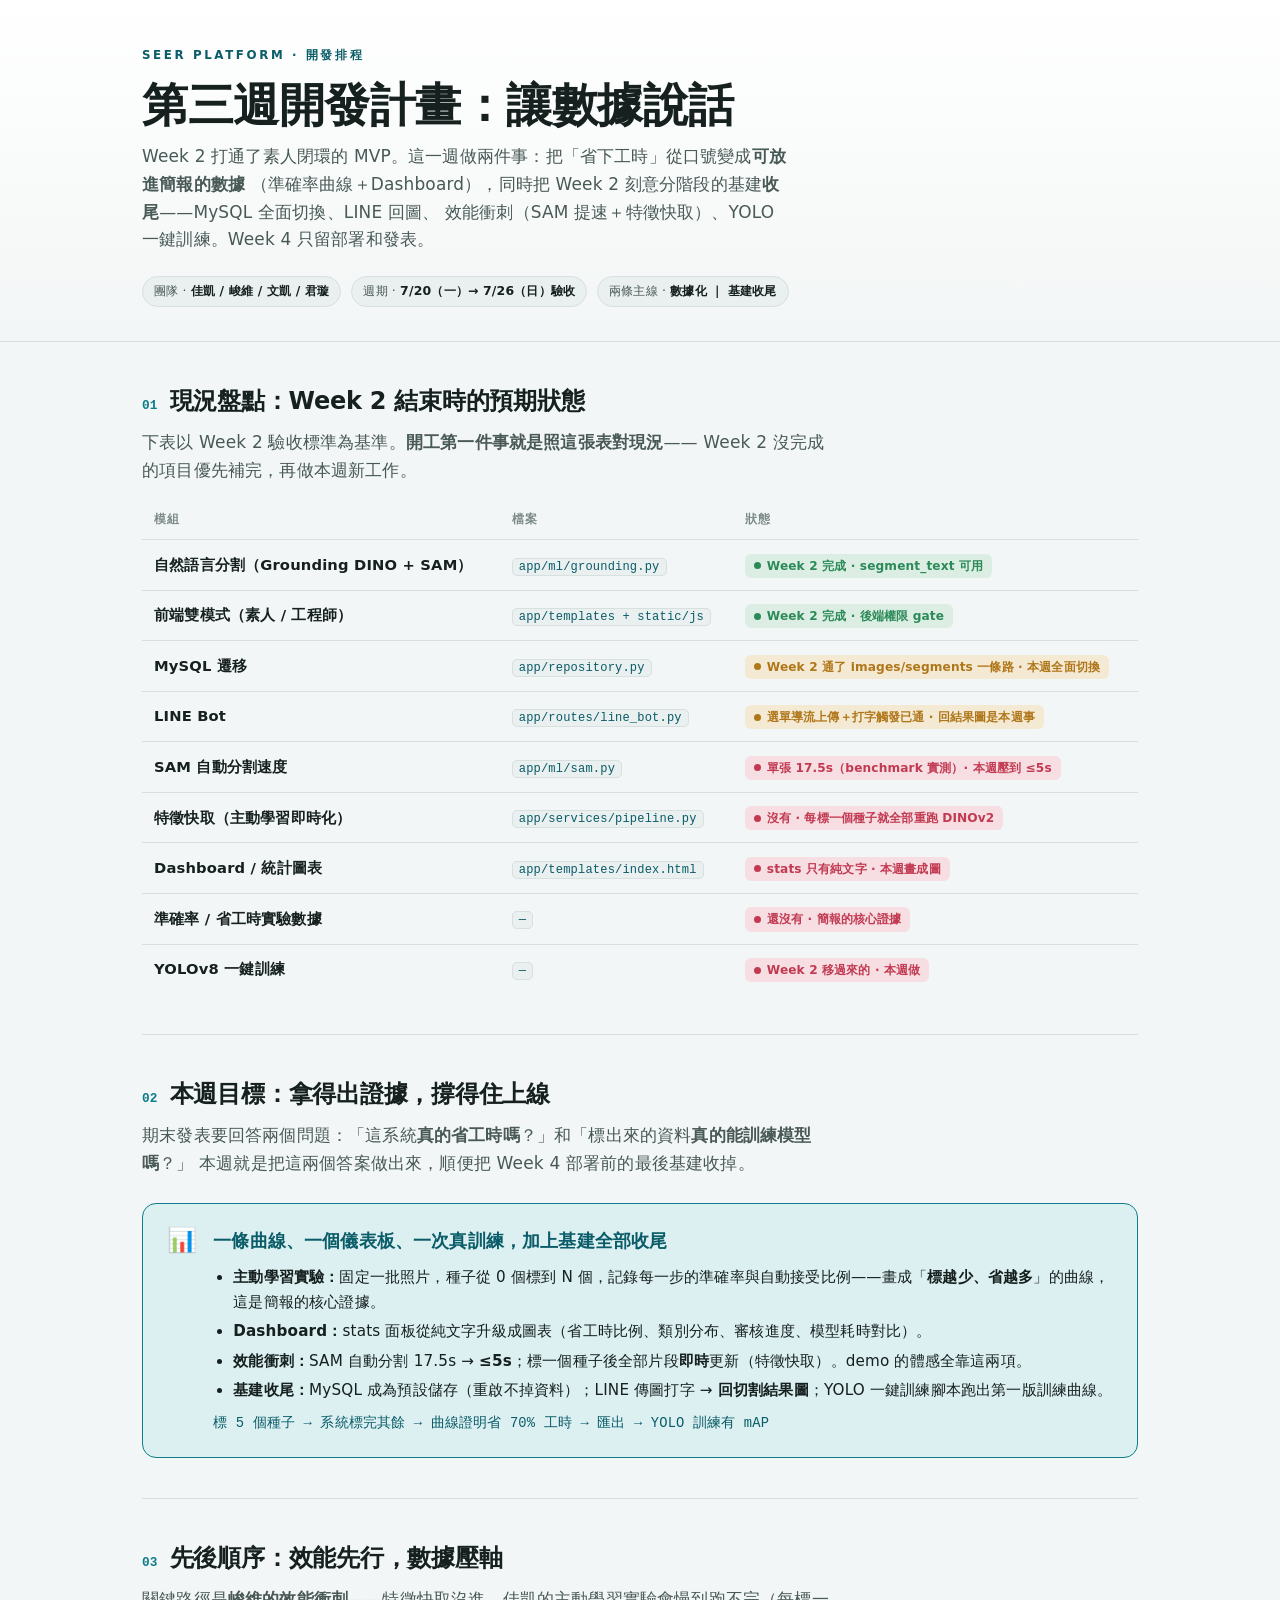
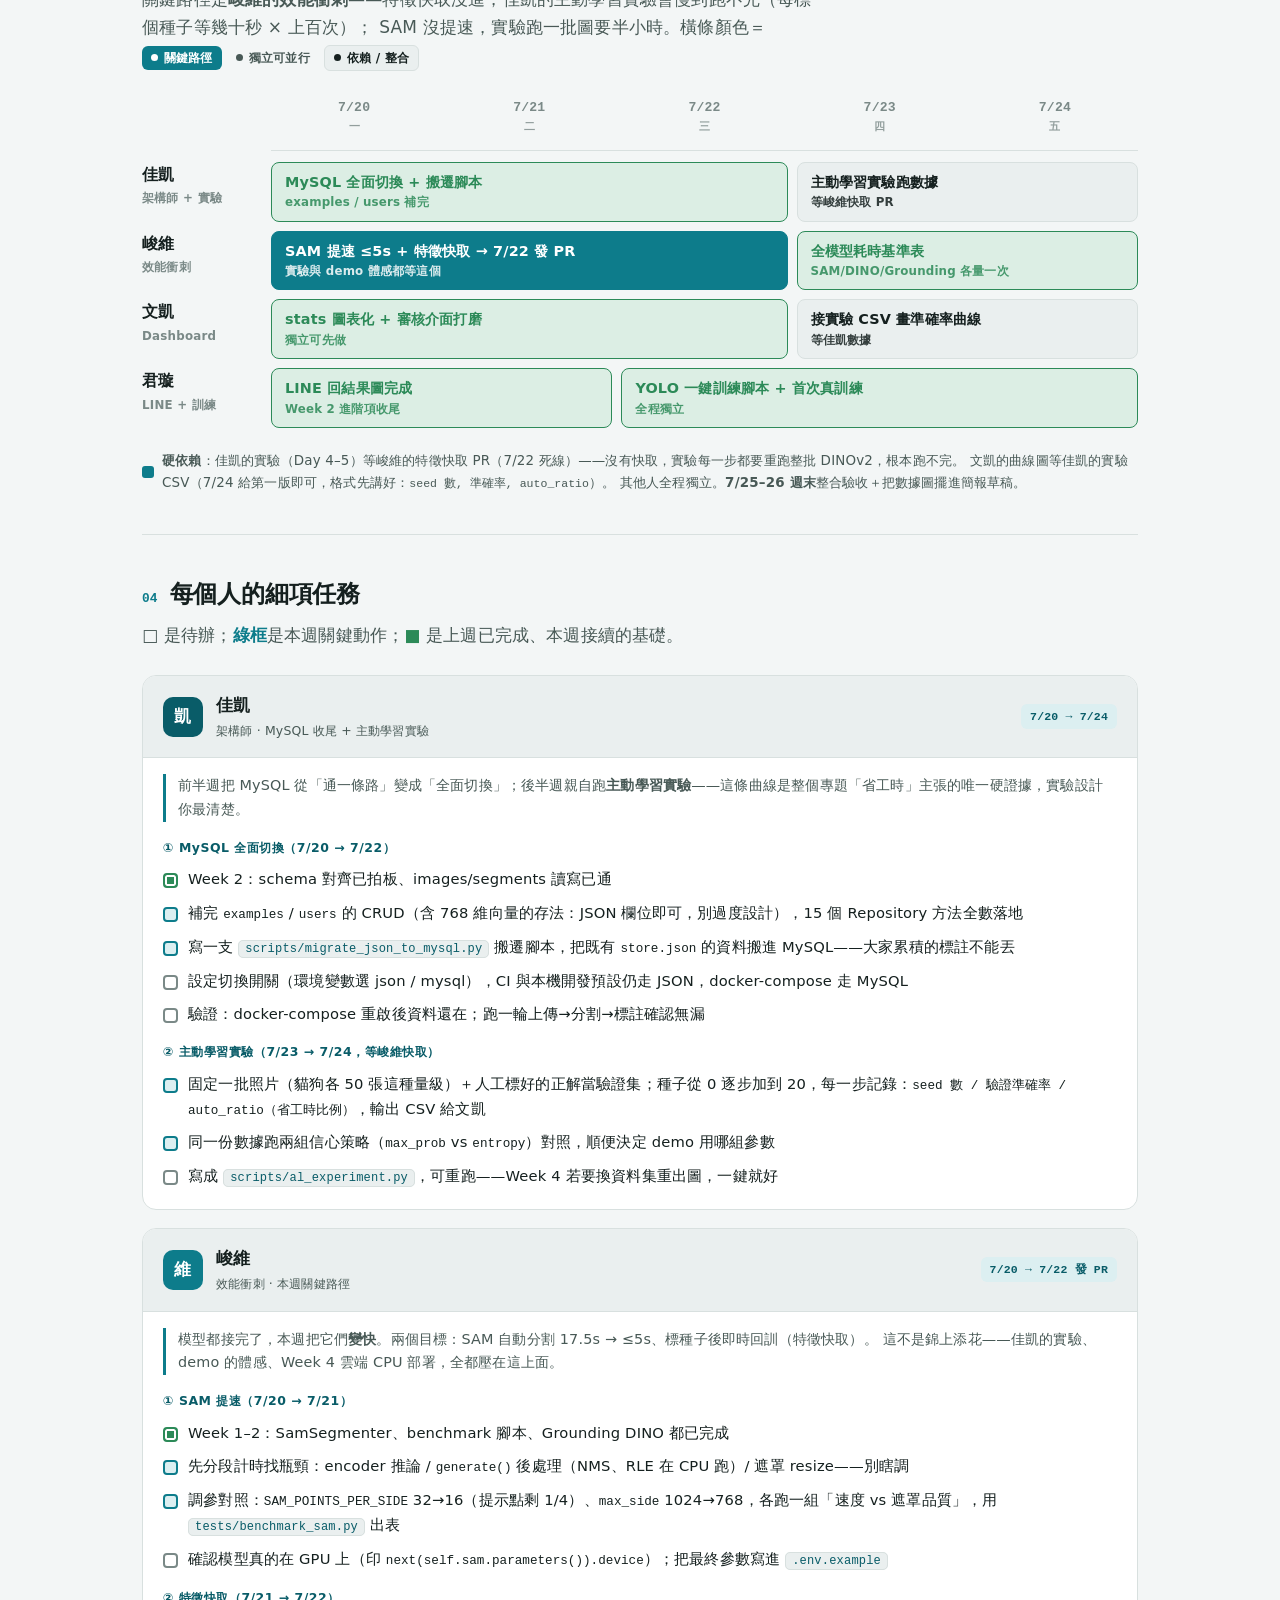
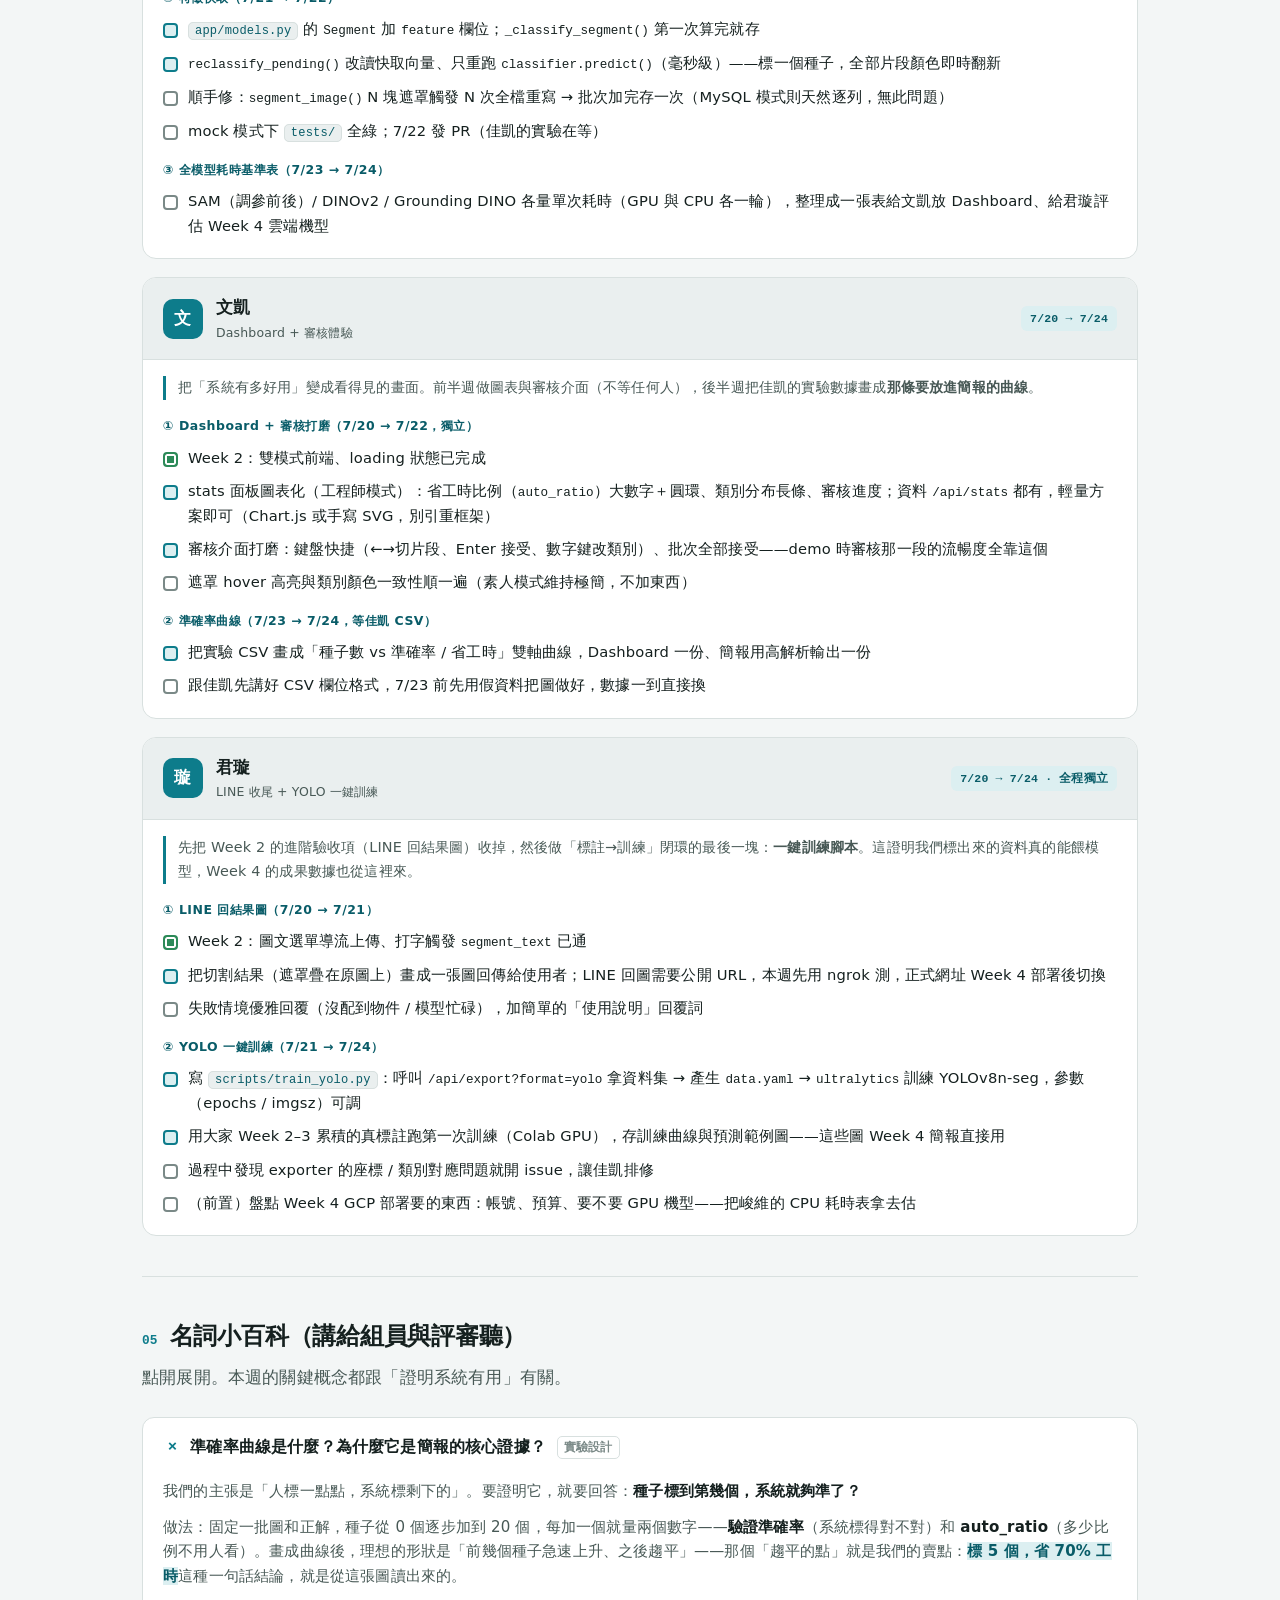
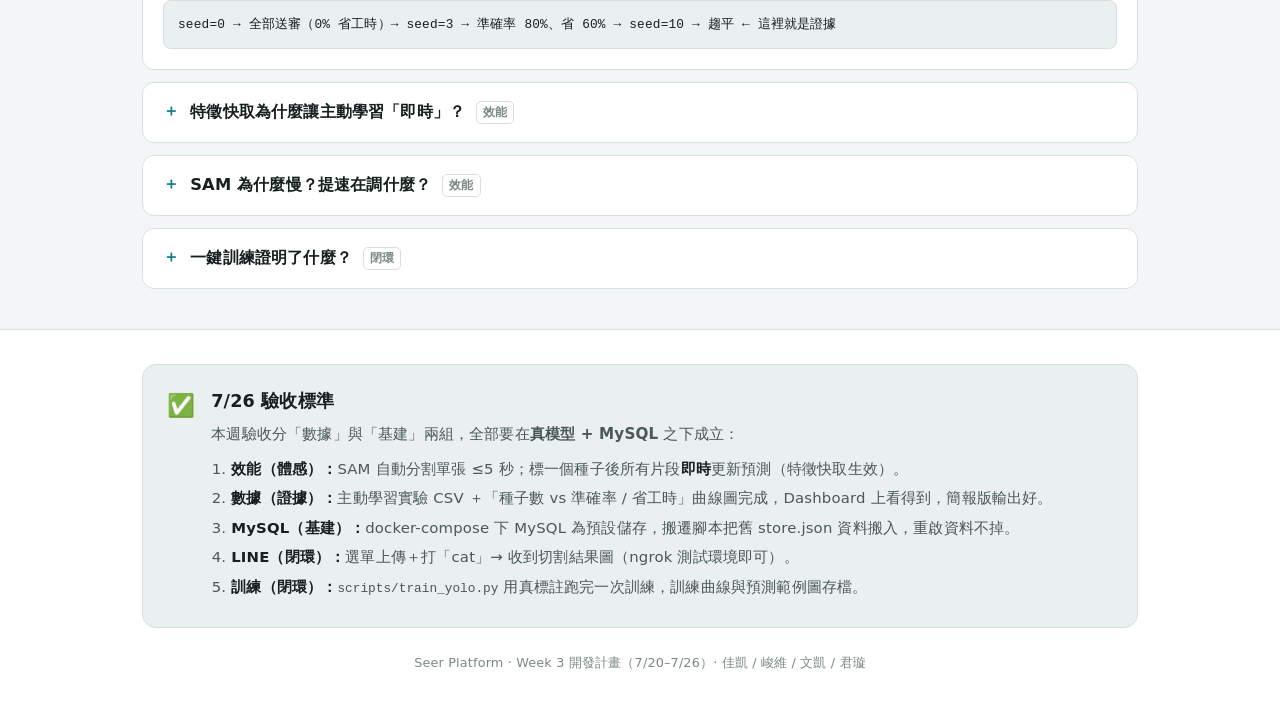
<file: docs/week3.html>
<!doctype html>
<html lang="zh-Hant">
<head>
<meta charset="utf-8">
<meta name="viewport" content="width=device-width,initial-scale=1">
<title>第三週開發計畫 · Seer Platform</title>
<style>
  :root{
    --bg:#f3f6f6; --surface:#ffffff; --surface-2:#eaefef; --surface-3:#e0e7e6;
    --ink:#15201f; --ink-2:#485956; --ink-3:#7a8987; --line:#d8e0df;
    --accent:#0d7c8b; --accent-ink:#095c68; --accent-soft:#dceff1;
    --done:#2c8a58; --done-soft:#dceee4;
    --todo:#b0761a; --todo-soft:#f4e9d2;
    --missing:#c23a52; --missing-soft:#f6dee2;
    --font-sans:"PingFang TC","Microsoft JhengHei","Noto Sans TC","Segoe UI",system-ui,sans-serif;
    --font-mono:ui-monospace,"Cascadia Code","Cascadia Mono",Consolas,"Noto Sans Mono",monospace;
    --maxw:1040px;
  }
  @media (prefers-color-scheme:dark){
    :root{
      --bg:#0e1416; --surface:#151d1f; --surface-2:#1c2628; --surface-3:#243032;
      --ink:#e7edec; --ink-2:#a4b2b0; --ink-3:#74817f; --line:#273234;
      --accent:#34b2c0; --accent-ink:#7fd6df; --accent-soft:#123138;
      --done:#48b579; --done-soft:#12291e;
      --todo:#d59a3d; --todo-soft:#2c2413;
      --missing:#e26a80; --missing-soft:#2c1418;
    }
  }
  :root[data-theme="light"]{
    --bg:#f3f6f6; --surface:#ffffff; --surface-2:#eaefef; --surface-3:#e0e7e6;
    --ink:#15201f; --ink-2:#485956; --ink-3:#7a8987; --line:#d8e0df;
    --accent:#0d7c8b; --accent-ink:#095c68; --accent-soft:#dceff1;
    --done:#2c8a58; --done-soft:#dceee4; --todo:#b0761a; --todo-soft:#f4e9d2;
    --missing:#c23a52; --missing-soft:#f6dee2;
  }
  :root[data-theme="dark"]{
    --bg:#0e1416; --surface:#151d1f; --surface-2:#1c2628; --surface-3:#243032;
    --ink:#e7edec; --ink-2:#a4b2b0; --ink-3:#74817f; --line:#273234;
    --accent:#34b2c0; --accent-ink:#7fd6df; --accent-soft:#123138;
    --done:#48b579; --done-soft:#12291e; --todo:#d59a3d; --todo-soft:#2c2413;
    --missing:#e26a80; --missing-soft:#2c1418;
  }

  *{box-sizing:border-box}
  body{margin:0;background:var(--bg);color:var(--ink);font-family:var(--font-sans);
    font-size:17px;line-height:1.65;-webkit-font-smoothing:antialiased;letter-spacing:.01em;
    overflow-wrap:break-word}
  .wrap{max-width:var(--maxw);margin:0 auto;padding:0 22px}
  code,.mono{font-family:var(--font-mono);font-size:.86em;letter-spacing:0}
  .file{font-family:var(--font-mono);font-size:.82em;background:var(--surface-2);
    border:1px solid var(--line);border-radius:5px;padding:1px 6px;color:var(--accent-ink);white-space:nowrap}

  header.hero{border-bottom:1px solid var(--line);background:
    linear-gradient(180deg,var(--surface) 0%,var(--bg) 100%)}
  .hero-inner{max-width:var(--maxw);margin:0 auto;padding:46px 22px 34px}
  .eyebrow{font-size:.74rem;letter-spacing:.22em;text-transform:uppercase;
    color:var(--accent-ink);font-weight:700;margin:0 0 14px}
  h1{font-size:clamp(1.9rem,5vw,2.9rem);line-height:1.1;margin:0 0 12px;
    font-weight:800;letter-spacing:-.01em;text-wrap:balance}
  .lede{font-size:1.06rem;color:var(--ink-2);max-width:60ch;margin:0}
  .meta{display:flex;flex-wrap:wrap;gap:8px 10px;margin-top:22px}
  .meta .tag{font-size:.78rem;background:var(--surface-2);border:1px solid var(--line);
    padding:4px 11px;border-radius:100px;color:var(--ink-2)}
  .meta .tag b{color:var(--ink);font-weight:700}

  section{padding:40px 0}
  section+section{border-top:1px solid var(--line)}
  .sec-head{display:flex;align-items:baseline;gap:12px;margin:0 0 6px}
  .sec-num{font-family:var(--font-mono);font-size:.8rem;color:var(--accent);
    font-weight:700;flex:none}
  h2{font-size:1.5rem;margin:0;font-weight:800;letter-spacing:-.01em;text-wrap:balance}
  .sec-sub{color:var(--ink-2);margin:.35rem 0 26px;max-width:64ch}

  .chip{display:inline-flex;align-items:center;gap:6px;font-size:.76rem;font-weight:700;
    padding:2px 9px;border-radius:6px;white-space:nowrap;letter-spacing:.01em}
  .chip::before{content:"";width:7px;height:7px;border-radius:50%;background:currentColor;flex:none}
  .chip.done{color:var(--done);background:var(--done-soft)}
  .chip.stub{color:var(--todo);background:var(--todo-soft)}
  .chip.missing{color:var(--missing);background:var(--missing-soft)}

  .scroll{overflow-x:auto}
  table.status{width:100%;border-collapse:collapse;font-size:.92rem;min-width:520px}
  table.status th{text-align:left;font-size:.74rem;letter-spacing:.08em;text-transform:uppercase;
    color:var(--ink-3);font-weight:700;padding:0 12px 10px;border-bottom:1px solid var(--line)}
  table.status td{padding:12px;border-bottom:1px solid var(--line);vertical-align:middle}
  table.status tr:last-child td{border-bottom:none}
  table.status td.mod{font-weight:700;color:var(--ink)}

  .goal{background:var(--accent-soft);border:1px solid var(--accent);border-radius:14px;
    padding:22px 24px;display:flex;gap:16px;align-items:flex-start}
  .goal .mark{font-size:1.5rem;line-height:1;flex:none;margin-top:2px}
  .goal h3{margin:0 0 6px;font-size:1.12rem;color:var(--accent-ink)}
  .goal p{margin:0;color:var(--ink);font-size:.97rem}
  .goal .arrow{font-family:var(--font-mono);color:var(--accent-ink);font-size:.86rem;
    margin-top:10px;display:block}
  .goal ul{margin:10px 0 0;padding-left:20px;color:var(--ink);font-size:.95rem}
  .goal ul li{margin:4px 0}

  .gantt-wrap{overflow-x:auto;padding-bottom:6px}
  .gantt{display:grid;grid-template-columns:120px repeat(5,minmax(132px,1fr));
    grid-auto-rows:auto;gap:9px;min-width:820px;align-items:stretch}
  .g-daylab{font-family:var(--font-mono);font-size:.82rem;color:var(--ink-3);
    text-align:center;font-weight:700;padding-bottom:2px}
  .g-daylab small{display:block;font-size:.7rem;font-weight:600;opacity:.8}
  .g-name{font-weight:800;font-size:1rem;display:flex;flex-direction:column;gap:1px}
  .g-name small{font-weight:600;font-size:.74rem;color:var(--ink-3);letter-spacing:.02em}
  .bar{border-radius:8px;padding:10px 13px;font-size:.9rem;font-weight:700;line-height:1.35;
    min-height:44px;display:flex;flex-direction:column;justify-content:center;border:1px solid transparent;
    overflow-wrap:break-word;white-space:normal}
  .bar small{display:block;font-weight:600;font-size:.74rem;opacity:.85;margin-top:3px;line-height:1.3}
  .bar.crit{background:var(--accent);color:#fff;border-color:var(--accent)}
  .bar.soft{background:var(--surface-2);color:var(--ink);border-color:var(--line)}
  .bar.indep{background:var(--done-soft);color:var(--done);border-color:var(--done)}
  .g-track{grid-column:2 / -1;height:1px;background:var(--line);margin:2px 0}
  .critnote{display:flex;align-items:center;gap:8px;margin-top:16px;font-size:.84rem;color:var(--ink-2)}
  .critnote .dot{width:12px;height:12px;border-radius:3px;background:var(--accent);flex:none}

  .people{display:grid;gap:18px}
  .person{background:var(--surface);border:1px solid var(--line);border-radius:14px;overflow:hidden}
  .p-head{display:flex;align-items:center;gap:13px;padding:16px 20px;background:var(--surface-2);
    border-bottom:1px solid var(--line);flex-wrap:wrap}
  .p-avatar{width:40px;height:40px;border-radius:10px;background:var(--accent);color:#fff;
    display:flex;align-items:center;justify-content:center;font-weight:800;font-size:1.05rem;flex:none}
  .person.lead .p-avatar{background:var(--accent-ink)}
  .p-id{display:flex;flex-direction:column;gap:1px;margin-right:auto}
  .p-id .nm{font-weight:800;font-size:1.05rem}
  .p-id .role{font-size:.78rem;color:var(--ink-2)}
  .p-when{font-family:var(--font-mono);font-size:.72rem;color:var(--accent-ink);
    background:var(--accent-soft);padding:3px 9px;border-radius:6px;font-weight:700}
  .p-body{padding:16px 20px 20px}
  .p-goal{font-size:.9rem;color:var(--ink-2);margin:0 0 14px;padding-left:12px;
    border-left:3px solid var(--accent)}
  .p-step{font-size:.78rem;font-weight:800;letter-spacing:.04em;color:var(--accent-ink);
    margin:16px 0 9px;text-transform:none}
  .p-step:first-of-type{margin-top:4px}
  ul.tasks{list-style:none;margin:0;padding:0;display:grid;gap:9px}
  ul.tasks li{display:block;position:relative;padding-left:25px;font-size:.92rem}
  ul.tasks li::before{content:"";position:absolute;left:0;top:6px;width:15px;height:15px;
    border:2px solid var(--ink-3);border-radius:4px;box-sizing:border-box}
  ul.tasks li.star::before{border-color:var(--accent);background:var(--accent-soft)}
  ul.tasks li.check::before{border-color:var(--done);background:var(--done);
    box-shadow:inset 0 0 0 2px var(--surface)}

  .concepts{display:grid;gap:12px}
  details.concept{background:var(--surface);border:1px solid var(--line);border-radius:12px;
    overflow:hidden}
  details.concept summary{cursor:pointer;padding:16px 20px;font-weight:800;font-size:1.02rem;
    list-style:none;display:flex;align-items:center;gap:11px}
  details.concept summary::-webkit-details-marker{display:none}
  details.concept summary .plus{font-family:var(--font-mono);color:var(--accent);font-weight:700;
    transition:transform .2s;flex:none}
  details.concept[open] summary .plus{transform:rotate(45deg)}
  details.concept summary .q{font-size:.72rem;color:var(--ink-3);font-weight:700;
    border:1px solid var(--line);border-radius:5px;padding:1px 6px;flex:none}
  .c-body{padding:2px 20px 20px;color:var(--ink-2);font-size:.94rem}
  .c-body p{margin:0 0 11px}
  .c-body strong{color:var(--ink)}
  .c-body table{width:100%;border-collapse:collapse;font-size:.86rem;margin:6px 0 4px}
  .c-body table td,.c-body table th{padding:7px 10px;border-bottom:1px solid var(--line);text-align:left}
  .c-body table th{font-size:.72rem;text-transform:uppercase;letter-spacing:.06em;color:var(--ink-3)}
  .c-body .hl{background:var(--accent-soft);color:var(--accent-ink);font-weight:700}
  .c-body .flow{font-family:var(--font-mono);font-size:.8rem;background:var(--surface-2);
    border:1px solid var(--line);border-radius:8px;padding:12px 14px;color:var(--ink);
    overflow-x:auto;white-space:nowrap;line-height:1.8}

  footer{background:var(--surface);border-top:1px solid var(--line);padding:34px 0 44px}
  .verify{display:flex;gap:16px;align-items:flex-start;background:var(--surface-2);
    border:1px solid var(--line);border-radius:14px;padding:22px 24px}
  .verify .mark{font-size:1.4rem;flex:none}
  .verify h3{margin:0 0 6px;font-size:1.1rem}
  .verify p{margin:0 0 10px;color:var(--ink-2);font-size:.95rem}
  .verify ol{margin:0;padding-left:20px;color:var(--ink-2);font-size:.93rem}
  .verify ol li{margin:5px 0}
  .verify ol li b{color:var(--ink)}
  .foot-note{text-align:center;color:var(--ink-3);font-size:.8rem;margin-top:24px}

  @media(max-width:560px){
    ul.tasks li{font-size:.88rem}
    .p-head{gap:10px}
  }
  @media(prefers-reduced-motion:reduce){*{transition:none!important}}
</style>
</head>
<body>

<header class="hero">
  <div class="hero-inner">
    <p class="eyebrow">Seer Platform · 開發排程</p>
    <h1>第三週開發計畫：讓數據說話</h1>
    <p class="lede">Week 2 打通了素人閉環的 MVP。這一週做兩件事：把「省下工時」從口號變成<b>可放進簡報的數據</b>
      （準確率曲線＋Dashboard），同時把 Week 2 刻意分階段的基建<b>收尾</b>——MySQL 全面切換、LINE 回圖、
      效能衝刺（SAM 提速＋特徵快取）、YOLO 一鍵訓練。Week 4 只留部署和發表。</p>
    <div class="meta">
      <span class="tag">團隊 · <b>佳凱 / 峻維 / 文凱 / 君璇</b></span>
      <span class="tag">週期 · <b>7/20（一）→ 7/26（日）驗收</b></span>
      <span class="tag">兩條主線 · <b>數據化 ｜ 基建收尾</b></span>
    </div>
  </div>
</header>

<div class="wrap">

  <!-- 1 現況盤點 -->
  <section>
    <div class="sec-head"><span class="sec-num">01</span><h2>現況盤點：Week 2 結束時的預期狀態</h2></div>
    <p class="sec-sub">下表以 Week 2 驗收標準為基準。<strong>開工第一件事就是照這張表對現況</strong>——
      Week 2 沒完成的項目優先補完，再做本週新工作。</p>
    <div class="scroll">
      <table class="status">
        <thead><tr><th>模組</th><th>檔案</th><th>狀態</th></tr></thead>
        <tbody>
          <tr><td class="mod">自然語言分割（Grounding DINO + SAM）</td><td><span class="file">app/ml/grounding.py</span></td><td><span class="chip done">Week 2 完成 · segment_text 可用</span></td></tr>
          <tr><td class="mod">前端雙模式（素人 / 工程師）</td><td><span class="file">app/templates + static/js</span></td><td><span class="chip done">Week 2 完成 · 後端權限 gate</span></td></tr>
          <tr><td class="mod">MySQL 遷移</td><td><span class="file">app/repository.py</span></td><td><span class="chip stub">Week 2 通了 images/segments 一條路 · 本週全面切換</span></td></tr>
          <tr><td class="mod">LINE Bot</td><td><span class="file">app/routes/line_bot.py</span></td><td><span class="chip stub">選單導流上傳＋打字觸發已通 · 回結果圖是本週事</span></td></tr>
          <tr><td class="mod">SAM 自動分割速度</td><td><span class="file">app/ml/sam.py</span></td><td><span class="chip missing">單張 17.5s（benchmark 實測）· 本週壓到 ≤5s</span></td></tr>
          <tr><td class="mod">特徵快取（主動學習即時化）</td><td><span class="file">app/services/pipeline.py</span></td><td><span class="chip missing">沒有 · 每標一個種子就全部重跑 DINOv2</span></td></tr>
          <tr><td class="mod">Dashboard / 統計圖表</td><td><span class="file">app/templates/index.html</span></td><td><span class="chip missing">stats 只有純文字 · 本週畫成圖</span></td></tr>
          <tr><td class="mod">準確率 / 省工時實驗數據</td><td><span class="file">—</span></td><td><span class="chip missing">還沒有 · 簡報的核心證據</span></td></tr>
          <tr><td class="mod">YOLOv8 一鍵訓練</td><td><span class="file">—</span></td><td><span class="chip missing">Week 2 移過來的 · 本週做</span></td></tr>
        </tbody>
      </table>
    </div>
  </section>

  <!-- 2 本週目標 -->
  <section>
    <div class="sec-head"><span class="sec-num">02</span><h2>本週目標：拿得出證據，撐得住上線</h2></div>
    <p class="sec-sub">期末發表要回答兩個問題：「這系統<strong>真的省工時嗎</strong>？」和「標出來的資料<strong>真的能訓練模型嗎</strong>？」
      本週就是把這兩個答案做出來，順便把 Week 4 部署前的最後基建收掉。</p>
    <div class="goal">
      <span class="mark">📊</span>
      <div>
        <h3>一條曲線、一個儀表板、一次真訓練，加上基建全部收尾</h3>
        <ul>
          <li><b>主動學習實驗：</b>固定一批照片，種子從 0 個標到 N 個，記錄每一步的準確率與自動接受比例——畫成「<strong>標越少、省越多</strong>」的曲線，這是簡報的核心證據。</li>
          <li><b>Dashboard：</b>stats 面板從純文字升級成圖表（省工時比例、類別分布、審核進度、模型耗時對比）。</li>
          <li><b>效能衝刺：</b>SAM 自動分割 17.5s → <strong>≤5s</strong>；標一個種子後全部片段<strong>即時</strong>更新（特徵快取）。demo 的體感全靠這兩項。</li>
          <li><b>基建收尾：</b>MySQL 成為預設儲存（重啟不掉資料）；LINE 傳圖打字 → <strong>回切割結果圖</strong>；YOLO 一鍵訓練腳本跑出第一版訓練曲線。</li>
        </ul>
        <span class="arrow">標 5 個種子 → 系統標完其餘 → 曲線證明省 70% 工時 → 匯出 → YOLO 訓練有 mAP</span>
      </div>
    </div>
  </section>

  <!-- 3 先後順序 -->
  <section>
    <div class="sec-head"><span class="sec-num">03</span><h2>先後順序：效能先行，數據壓軸</h2></div>
    <p class="sec-sub">關鍵路徑是<strong>峻維的效能衝刺</strong>——特徵快取沒進，佳凱的主動學習實驗會慢到跑不完（每標一個種子等幾十秒 × 上百次）；
      SAM 沒提速，實驗跑一批圖要半小時。橫條顏色＝
      <span class="chip crit" style="background:var(--accent);color:#fff">關鍵路徑</span>
      <span class="chip indep">獨立可並行</span>
      <span class="chip soft" style="background:var(--surface-2);color:var(--ink);border:1px solid var(--line)">依賴 / 整合</span></p>
    <div class="gantt-wrap">
      <div class="gantt">
        <div></div>
        <div class="g-daylab">7/20<small>一</small></div>
        <div class="g-daylab">7/21<small>二</small></div>
        <div class="g-daylab">7/22<small>三</small></div>
        <div class="g-daylab">7/23<small>四</small></div>
        <div class="g-daylab">7/24<small>五</small></div>
        <div class="g-track" style="grid-column:2 / -1"></div>

        <!-- 佳凱 -->
        <div class="g-name">佳凱<small>架構師 + 實驗</small></div>
        <div class="bar indep" style="grid-column:2 / 5">MySQL 全面切換 + 搬遷腳本<small>examples / users 補完</small></div>
        <div class="bar soft" style="grid-column:5 / 7">主動學習實驗跑數據<small>等峻維快取 PR</small></div>

        <!-- 峻維 -->
        <div class="g-name">峻維<small>效能衝刺</small></div>
        <div class="bar crit" style="grid-column:2 / 5">SAM 提速 ≤5s + 特徵快取 → 7/22 發 PR<small>實驗與 demo 體感都等這個</small></div>
        <div class="bar indep" style="grid-column:5 / 7">全模型耗時基準表<small>SAM/DINO/Grounding 各量一次</small></div>

        <!-- 文凱 -->
        <div class="g-name">文凱<small>Dashboard</small></div>
        <div class="bar indep" style="grid-column:2 / 5">stats 圖表化 + 審核介面打磨<small>獨立可先做</small></div>
        <div class="bar soft" style="grid-column:5 / 7">接實驗 CSV 畫準確率曲線<small>等佳凱數據</small></div>

        <!-- 君璇 -->
        <div class="g-name">君璇<small>LINE + 訓練</small></div>
        <div class="bar indep" style="grid-column:2 / 4">LINE 回結果圖完成<small>Week 2 進階項收尾</small></div>
        <div class="bar indep" style="grid-column:4 / 7">YOLO 一鍵訓練腳本 + 首次真訓練<small>全程獨立</small></div>
      </div>
    </div>
    <div class="critnote"><span class="dot"></span>
      <span><strong>硬依賴</strong>：佳凱的實驗（Day 4–5）等峻維的特徵快取 PR（7/22 死線）——沒有快取，實驗每一步都要重跑整批 DINOv2，根本跑不完。
      文凱的曲線圖等佳凱的實驗 CSV（7/24 給第一版即可，格式先講好：<code>seed 數, 準確率, auto_ratio</code>）。
      其他人全程獨立。<strong>7/25–26 週末</strong>整合驗收＋把數據圖擺進簡報草稿。</span></div>
  </section>

  <!-- 4 每人任務 -->
  <section>
    <div class="sec-head"><span class="sec-num">04</span><h2>每個人的細項任務</h2></div>
    <p class="sec-sub">□ 是待辦；<span style="color:var(--accent);font-weight:700">綠框</span>是本週關鍵動作；<span style="color:var(--done);font-weight:700">■</span> 是上週已完成、本週接續的基礎。</p>
    <div class="people">

      <!-- 佳凱 -->
      <div class="person lead">
        <div class="p-head">
          <div class="p-avatar">凱</div>
          <div class="p-id"><span class="nm">佳凱</span><span class="role">架構師 · MySQL 收尾 + 主動學習實驗</span></div>
          <span class="p-when">7/20 → 7/24</span>
        </div>
        <div class="p-body">
          <p class="p-goal">前半週把 MySQL 從「通一條路」變成「全面切換」；後半週親自跑<strong>主動學習實驗</strong>——這條曲線是整個專題「省工時」主張的唯一硬證據，實驗設計你最清楚。</p>

          <p class="p-step">① MySQL 全面切換（7/20 → 7/22）</p>
          <ul class="tasks">
            <li class="check">Week 2：schema 對齊已拍板、images/segments 讀寫已通</li>
            <li class="star">補完 <code>examples</code> / <code>users</code> 的 CRUD（含 768 維向量的存法：JSON 欄位即可，別過度設計），15 個 Repository 方法全數落地</li>
            <li class="star">寫一支 <span class="file">scripts/migrate_json_to_mysql.py</span> 搬遷腳本，把既有 <code>store.json</code> 的資料搬進 MySQL——大家累積的標註不能丟</li>
            <li>設定切換開關（環境變數選 json / mysql），CI 與本機開發預設仍走 JSON，docker-compose 走 MySQL</li>
            <li>驗證：docker-compose 重啟後資料還在；跑一輪上傳→分割→標註確認無漏</li>
          </ul>

          <p class="p-step">② 主動學習實驗（7/23 → 7/24，等峻維快取）</p>
          <ul class="tasks">
            <li class="star">固定一批照片（貓狗各 50 張這種量級）＋人工標好的正解當驗證集；種子從 0 逐步加到 20，每一步記錄：<code>seed 數 / 驗證準確率 / auto_ratio（省工時比例）</code>，輸出 CSV 給文凱</li>
            <li class="star">同一份數據跑兩組信心策略（<code>max_prob</code> vs <code>entropy</code>）對照，順便決定 demo 用哪組參數</li>
            <li>寫成 <span class="file">scripts/al_experiment.py</span>，可重跑——Week 4 若要換資料集重出圖，一鍵就好</li>
          </ul>
        </div>
      </div>

      <!-- 峻維 -->
      <div class="person">
        <div class="p-head">
          <div class="p-avatar">維</div>
          <div class="p-id"><span class="nm">峻維</span><span class="role">效能衝刺 · 本週關鍵路徑</span></div>
          <span class="p-when">7/20 → 7/22 發 PR</span>
        </div>
        <div class="p-body">
          <p class="p-goal">模型都接完了，本週把它們<strong>變快</strong>。兩個目標：SAM 自動分割 17.5s → ≤5s、標種子後即時回訓（特徵快取）。
            這不是錦上添花——佳凱的實驗、demo 的體感、Week 4 雲端 CPU 部署，全都壓在這上面。</p>

          <p class="p-step">① SAM 提速（7/20 → 7/21）</p>
          <ul class="tasks">
            <li class="check">Week 1–2：SamSegmenter、benchmark 腳本、Grounding DINO 都已完成</li>
            <li class="star">先分段計時找瓶頸：encoder 推論 / <code>generate()</code> 後處理（NMS、RLE 在 CPU 跑）/ 遮罩 resize——別瞎調</li>
            <li class="star">調參對照：<code>SAM_POINTS_PER_SIDE</code> 32→16（提示點剩 1/4）、<code>max_side</code> 1024→768，各跑一組「速度 vs 遮罩品質」，用 <span class="file">tests/benchmark_sam.py</span> 出表</li>
            <li>確認模型真的在 GPU 上（印 <code>next(self.sam.parameters()).device</code>）；把最終參數寫進 <span class="file">.env.example</span></li>
          </ul>

          <p class="p-step">② 特徵快取（7/21 → 7/22）</p>
          <ul class="tasks">
            <li class="star"><span class="file">app/models.py</span> 的 <code>Segment</code> 加 <code>feature</code> 欄位；<code>_classify_segment()</code> 第一次算完就存</li>
            <li class="star"><code>reclassify_pending()</code> 改讀快取向量、只重跑 <code>classifier.predict()</code>（毫秒級）——標一個種子，全部片段顏色即時翻新</li>
            <li>順手修：<code>segment_image()</code> N 塊遮罩觸發 N 次全檔重寫 → 批次加完存一次（MySQL 模式則天然逐列，無此問題）</li>
            <li>mock 模式下 <span class="file">tests/</span> 全綠；7/22 發 PR（佳凱的實驗在等）</li>
          </ul>

          <p class="p-step">③ 全模型耗時基準表（7/23 → 7/24）</p>
          <ul class="tasks">
            <li>SAM（調參前後）/ DINOv2 / Grounding DINO 各量單次耗時（GPU 與 CPU 各一輪），整理成一張表給文凱放 Dashboard、給君璇評估 Week 4 雲端機型</li>
          </ul>
        </div>
      </div>

      <!-- 文凱 -->
      <div class="person">
        <div class="p-head">
          <div class="p-avatar">文</div>
          <div class="p-id"><span class="nm">文凱</span><span class="role">Dashboard + 審核體驗</span></div>
          <span class="p-when">7/20 → 7/24</span>
        </div>
        <div class="p-body">
          <p class="p-goal">把「系統有多好用」變成看得見的畫面。前半週做圖表與審核介面（不等任何人），後半週把佳凱的實驗數據畫成<strong>那條要放進簡報的曲線</strong>。</p>

          <p class="p-step">① Dashboard + 審核打磨（7/20 → 7/22，獨立）</p>
          <ul class="tasks">
            <li class="check">Week 2：雙模式前端、loading 狀態已完成</li>
            <li class="star">stats 面板圖表化（工程師模式）：省工時比例（<code>auto_ratio</code>）大數字＋圓環、類別分布長條、審核進度；資料 <code>/api/stats</code> 都有，輕量方案即可（Chart.js 或手寫 SVG，別引重框架）</li>
            <li class="star">審核介面打磨：鍵盤快捷（←→切片段、Enter 接受、數字鍵改類別）、批次全部接受——demo 時審核那一段的流暢度全靠這個</li>
            <li>遮罩 hover 高亮與類別顏色一致性順一遍（素人模式維持極簡，不加東西）</li>
          </ul>

          <p class="p-step">② 準確率曲線（7/23 → 7/24，等佳凱 CSV）</p>
          <ul class="tasks">
            <li class="star">把實驗 CSV 畫成「種子數 vs 準確率 / 省工時」雙軸曲線，Dashboard 一份、簡報用高解析輸出一份</li>
            <li>跟佳凱先講好 CSV 欄位格式，7/23 前先用假資料把圖做好，數據一到直接換</li>
          </ul>
        </div>
      </div>

      <!-- 君璇 -->
      <div class="person">
        <div class="p-head">
          <div class="p-avatar">璇</div>
          <div class="p-id"><span class="nm">君璇</span><span class="role">LINE 收尾 + YOLO 一鍵訓練</span></div>
          <span class="p-when">7/20 → 7/24 · 全程獨立</span>
        </div>
        <div class="p-body">
          <p class="p-goal">先把 Week 2 的進階驗收項（LINE 回結果圖）收掉，然後做「標註→訓練」閉環的最後一塊：<strong>一鍵訓練腳本</strong>。這證明我們標出來的資料真的能餵模型，Week 4 的成果數據也從這裡來。</p>

          <p class="p-step">① LINE 回結果圖（7/20 → 7/21）</p>
          <ul class="tasks">
            <li class="check">Week 2：圖文選單導流上傳、打字觸發 <code>segment_text</code> 已通</li>
            <li class="star">把切割結果（遮罩疊在原圖上）畫成一張圖回傳給使用者；LINE 回圖需要公開 URL，本週先用 ngrok 測，正式網址 Week 4 部署後切換</li>
            <li>失敗情境優雅回覆（沒配到物件 / 模型忙碌），加簡單的「使用說明」回覆詞</li>
          </ul>

          <p class="p-step">② YOLO 一鍵訓練（7/21 → 7/24）</p>
          <ul class="tasks">
            <li class="star">寫 <span class="file">scripts/train_yolo.py</span>：呼叫 <code>/api/export?format=yolo</code> 拿資料集 → 產生 <code>data.yaml</code> → <code>ultralytics</code> 訓練 YOLOv8n-seg，參數（epochs / imgsz）可調</li>
            <li class="star">用大家 Week 2–3 累積的真標註跑第一次訓練（Colab GPU），存訓練曲線與預測範例圖——這些圖 Week 4 簡報直接用</li>
            <li>過程中發現 exporter 的座標 / 類別對應問題就開 issue，讓佳凱排修</li>
            <li>（前置）盤點 Week 4 GCP 部署要的東西：帳號、預算、要不要 GPU 機型——把峻維的 CPU 耗時表拿去估</li>
          </ul>
        </div>
      </div>

    </div>
  </section>

  <!-- 5 名詞小百科 -->
  <section>
    <div class="sec-head"><span class="sec-num">05</span><h2>名詞小百科（講給組員與評審聽）</h2></div>
    <p class="sec-sub">點開展開。本週的關鍵概念都跟「證明系統有用」有關。</p>
    <div class="concepts">

      <details class="concept" open>
        <summary><span class="plus">＋</span>準確率曲線是什麼？為什麼它是簡報的核心證據？<span class="q">實驗設計</span></summary>
        <div class="c-body">
          <p>我們的主張是「人標一點點，系統標剩下的」。要證明它，就要回答：<strong>種子標到第幾個，系統就夠準了？</strong></p>
          <p>做法：固定一批圖和正解，種子從 0 個逐步加到 20 個，每加一個就量兩個數字——<strong>驗證準確率</strong>（系統標得對不對）和 <strong>auto_ratio</strong>（多少比例不用人看）。畫成曲線後，理想的形狀是「前幾個種子急速上升、之後趨平」——那個「趨平的點」就是我們的賣點：<span class="hl">標 5 個，省 70% 工時</span>這種一句話結論，就是從這張圖讀出來的。</p>
          <div class="flow">seed=0 → 全部送審（0% 省工時）→ seed=3 → 準確率 80%、省 60% → seed=10 → 趨平 ← 這裡就是證據</div>
        </div>
      </details>

      <details class="concept">
        <summary><span class="plus">＋</span>特徵快取為什麼讓主動學習「即時」？<span class="q">效能</span></summary>
        <div class="c-body">
          <p>主動學習迴圈是：標一個種子 → 回訓分類器 → <strong>重新預測所有未審片段</strong>。重新預測需要每個片段的特徵向量——但向量根本沒變（圖和遮罩都沒動），變的只有分類器。</p>
          <p>現在的寫法每次都重跑 DINOv2 去算向量，真模型下標一個種子要等幾十秒。改成<strong>第一次算完就存起來</strong>之後，回訓只重跑 kNN 預測（毫秒級）——「標一個種子、滿畫面顏色即時翻新」這個 demo 最有感的瞬間才成立，佳凱的實驗（要重複幾百次）也才跑得完。</p>
          <div class="flow">改前：標種子 → 全部重跑 DINOv2（幾十秒）❌　　改後：標種子 → 讀快取 → 只重跑 kNN（&lt;0.1s）✅</div>
        </div>
      </details>

      <details class="concept">
        <summary><span class="plus">＋</span>SAM 為什麼慢？提速在調什麼？<span class="q">效能</span></summary>
        <div class="c-body">
          <p>「自動分割整張」的原理是在圖上撒一格提示點（<code>points_per_side=32</code> 就是 32×32＝<strong>1024 個點</strong>），每個點都問一次「這裡有什麼」，再把上千個候選遮罩去重過濾。慢的通常不是模型推論，而是<strong>點太多＋後處理在 CPU 上跑</strong>。</p>
          <p>兩個旋鈕：<strong>點撒少一點</strong>（32→16，剩 1/4）、<strong>圖縮小一點再切</strong>（1024→768）。代價是小物件可能漏切，所以要跑對照表用數據決定。另外「點一下切一塊」和 Grounding DINO 的框提示本來就只問一兩個點，不受影響——素人流程天生是快的。</p>
        </div>
      </details>

      <details class="concept">
        <summary><span class="plus">＋</span>一鍵訓練證明了什麼？<span class="q">閉環</span></summary>
        <div class="c-body">
          <p>標註平台的終點不是「標完」，是<strong>標出來的資料真的能訓練出模型</strong>。一鍵訓練腳本把「匯出 YOLO 資料集 → 訓練 YOLOv8-seg → 出 mAP 和預測圖」串成一條命令。</p>
          <p>對評審來說這是完整的故事：<span class="hl">素人打一句話 → 系統標好 → 匯出 → 訓練出一個能認貓的模型</span>——從原始照片到可用模型，全程在我們的平台裡發生。Week 4 的成果數據（mAP、預測範例圖）就從這裡產出。</p>
          <div class="flow">標註（本平台）→ export YOLO → ultralytics 訓練 → mAP + 預測圖（簡報素材）</div>
        </div>
      </details>

    </div>
  </section>

</div>

<footer>
  <div class="wrap">
    <div class="verify">
      <span class="mark">✅</span>
      <div>
        <h3>7/26 驗收標準</h3>
        <p>本週驗收分「數據」與「基建」兩組，全部要在<strong>真模型 + MySQL</strong> 之下成立：</p>
        <ol>
          <li><b>效能（體感）：</b>SAM 自動分割單張 ≤5 秒；標一個種子後所有片段<b>即時</b>更新預測（特徵快取生效）。</li>
          <li><b>數據（證據）：</b>主動學習實驗 CSV ＋「種子數 vs 準確率 / 省工時」曲線圖完成，Dashboard 上看得到，簡報版輸出好。</li>
          <li><b>MySQL（基建）：</b>docker-compose 下 MySQL 為預設儲存，搬遷腳本把舊 store.json 資料搬入，重啟資料不掉。</li>
          <li><b>LINE（閉環）：</b>選單上傳＋打「cat」→ 收到切割結果圖（ngrok 測試環境即可）。</li>
          <li><b>訓練（閉環）：</b><code>scripts/train_yolo.py</code> 用真標註跑完一次訓練，訓練曲線與預測範例圖存檔。</li>
        </ol>
      </div>
    </div>
    <p class="foot-note">Seer Platform · Week 3 開發計畫（7/20–7/26）· 佳凱 / 峻維 / 文凱 / 君璇</p>
  </div>
</footer>

</body>
</html>
</file>
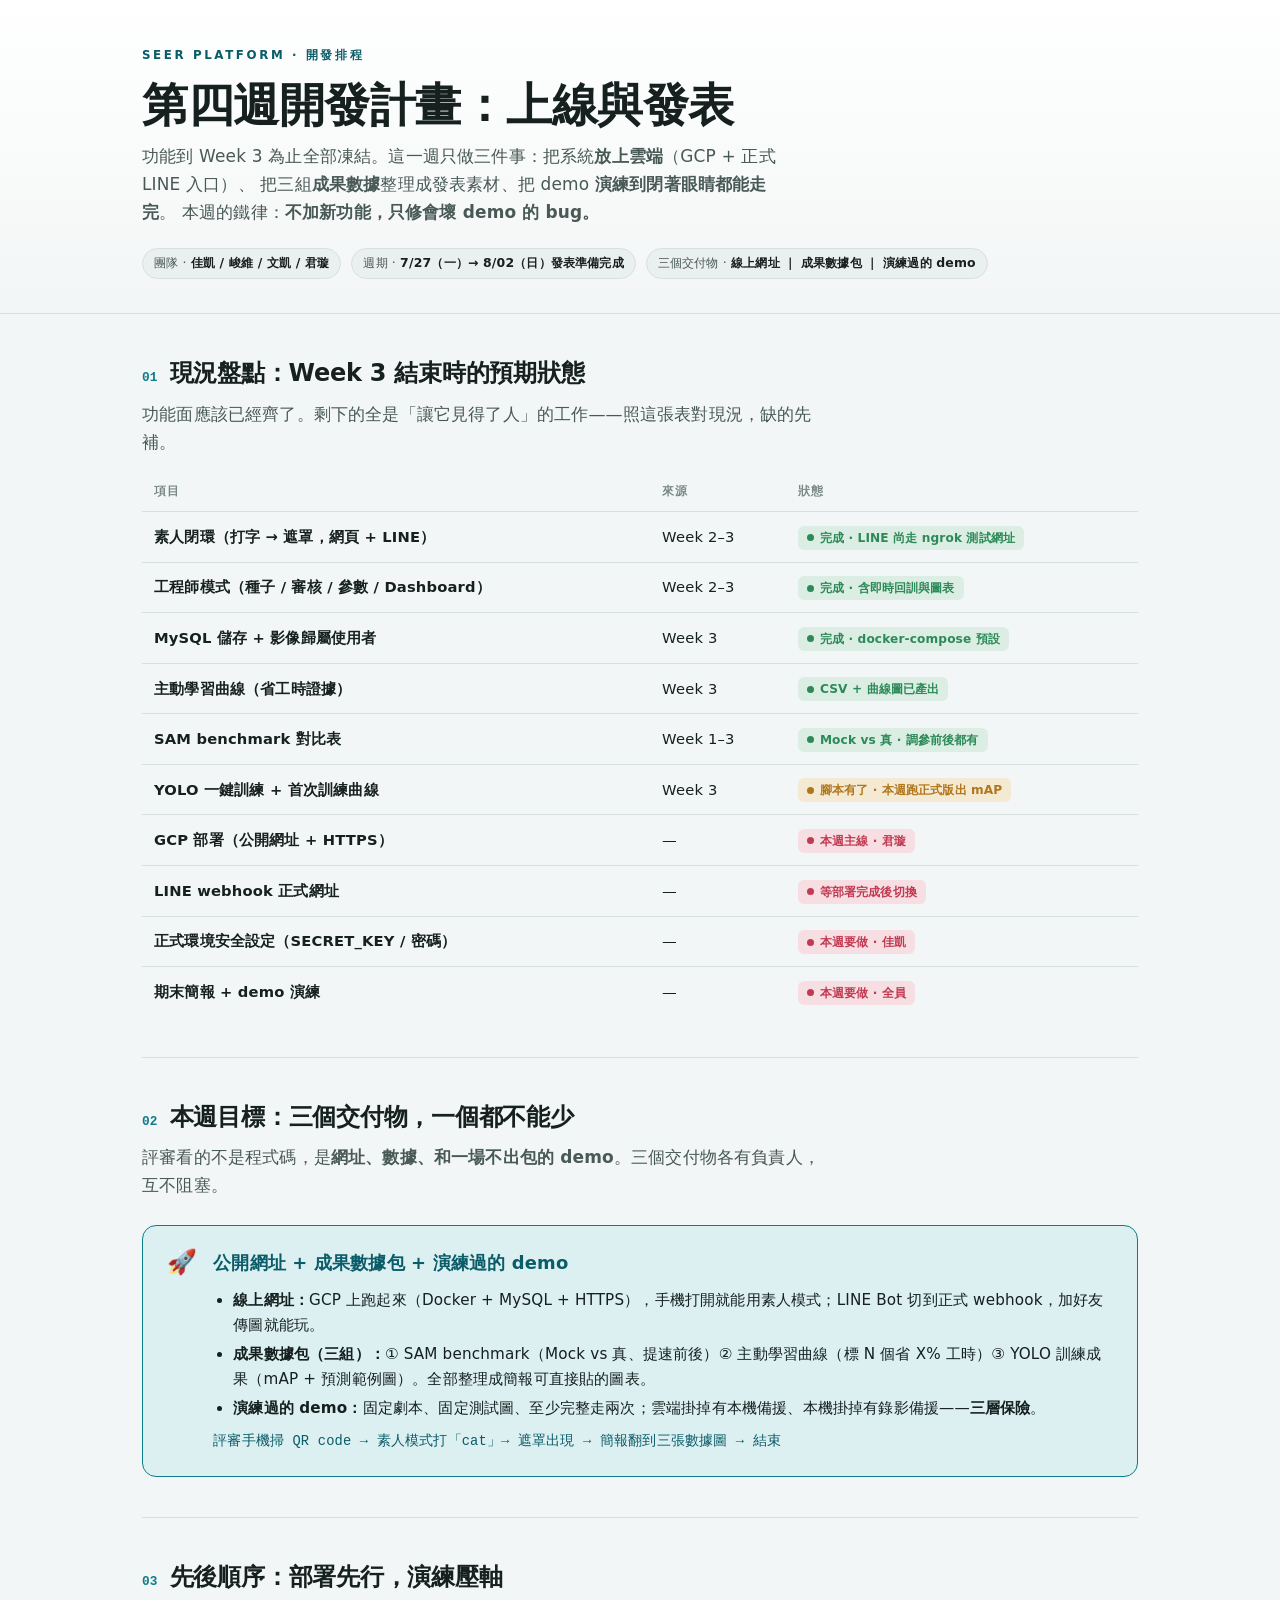
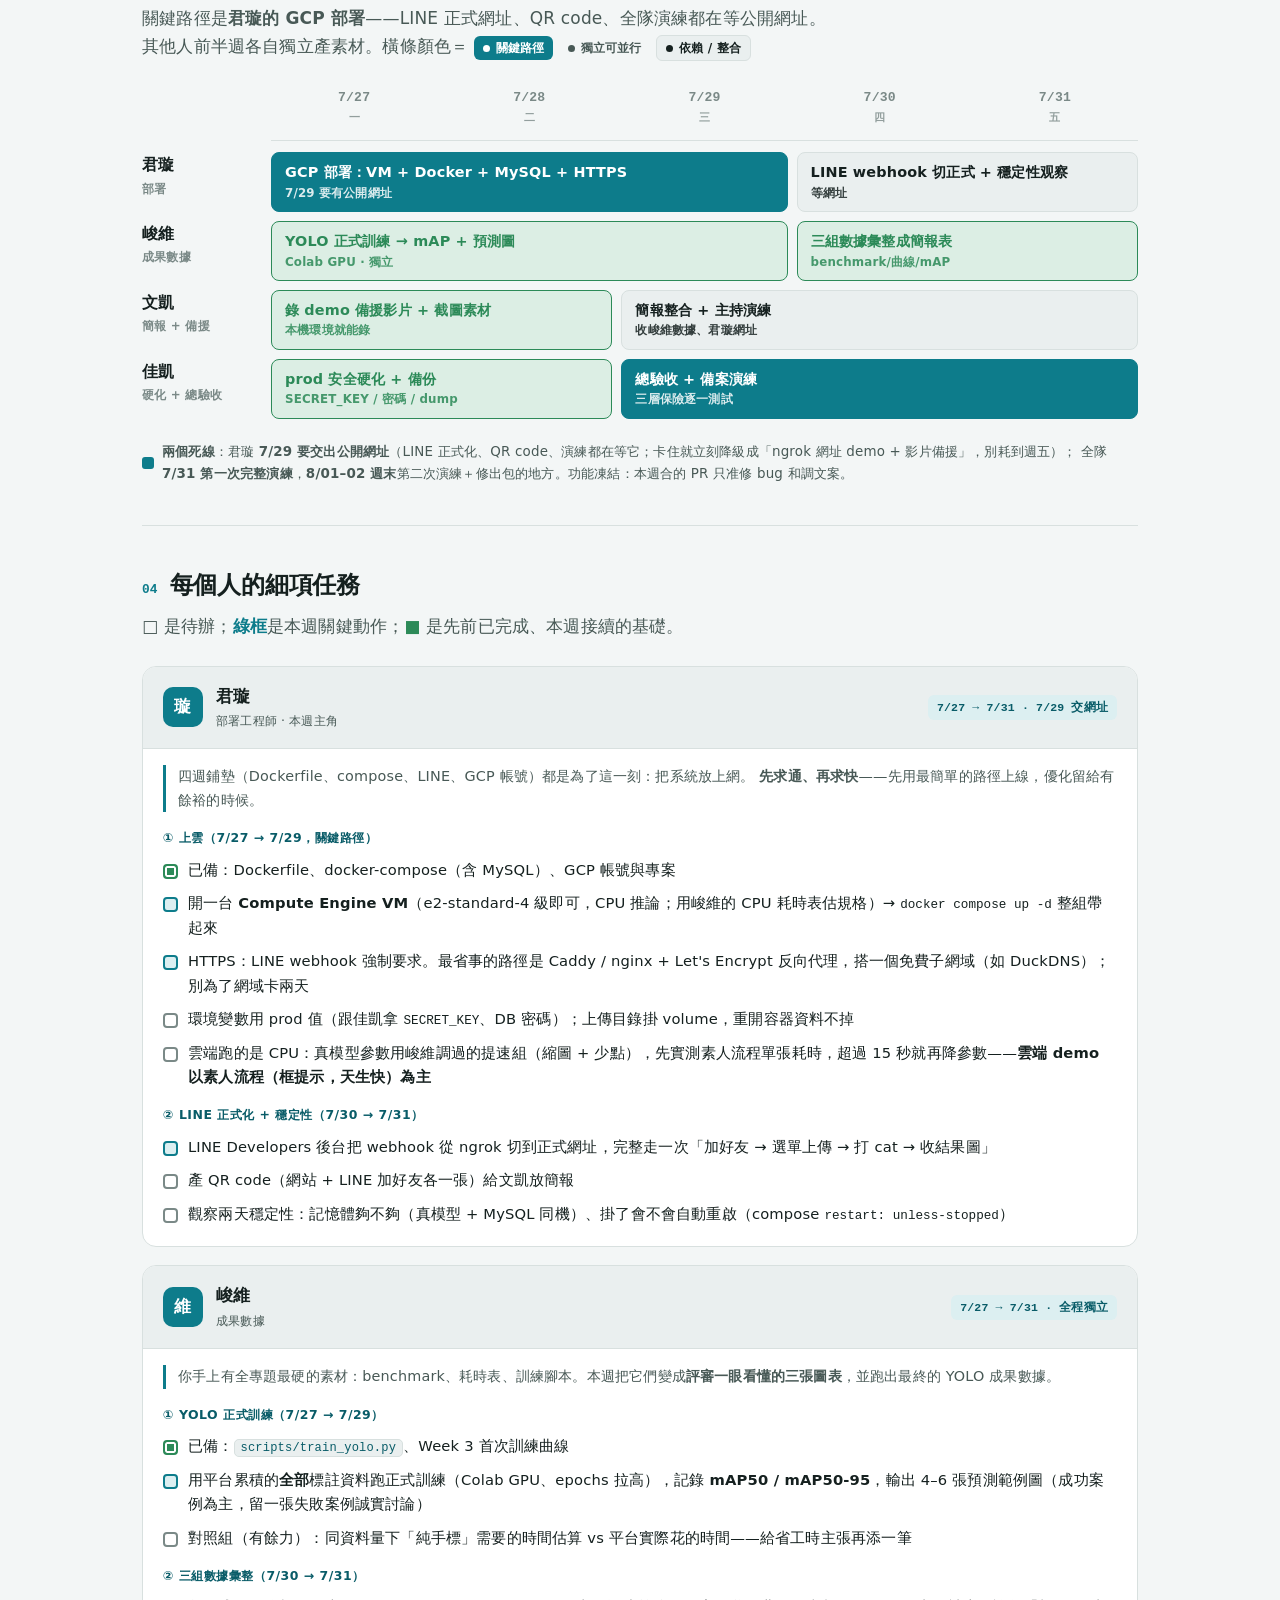
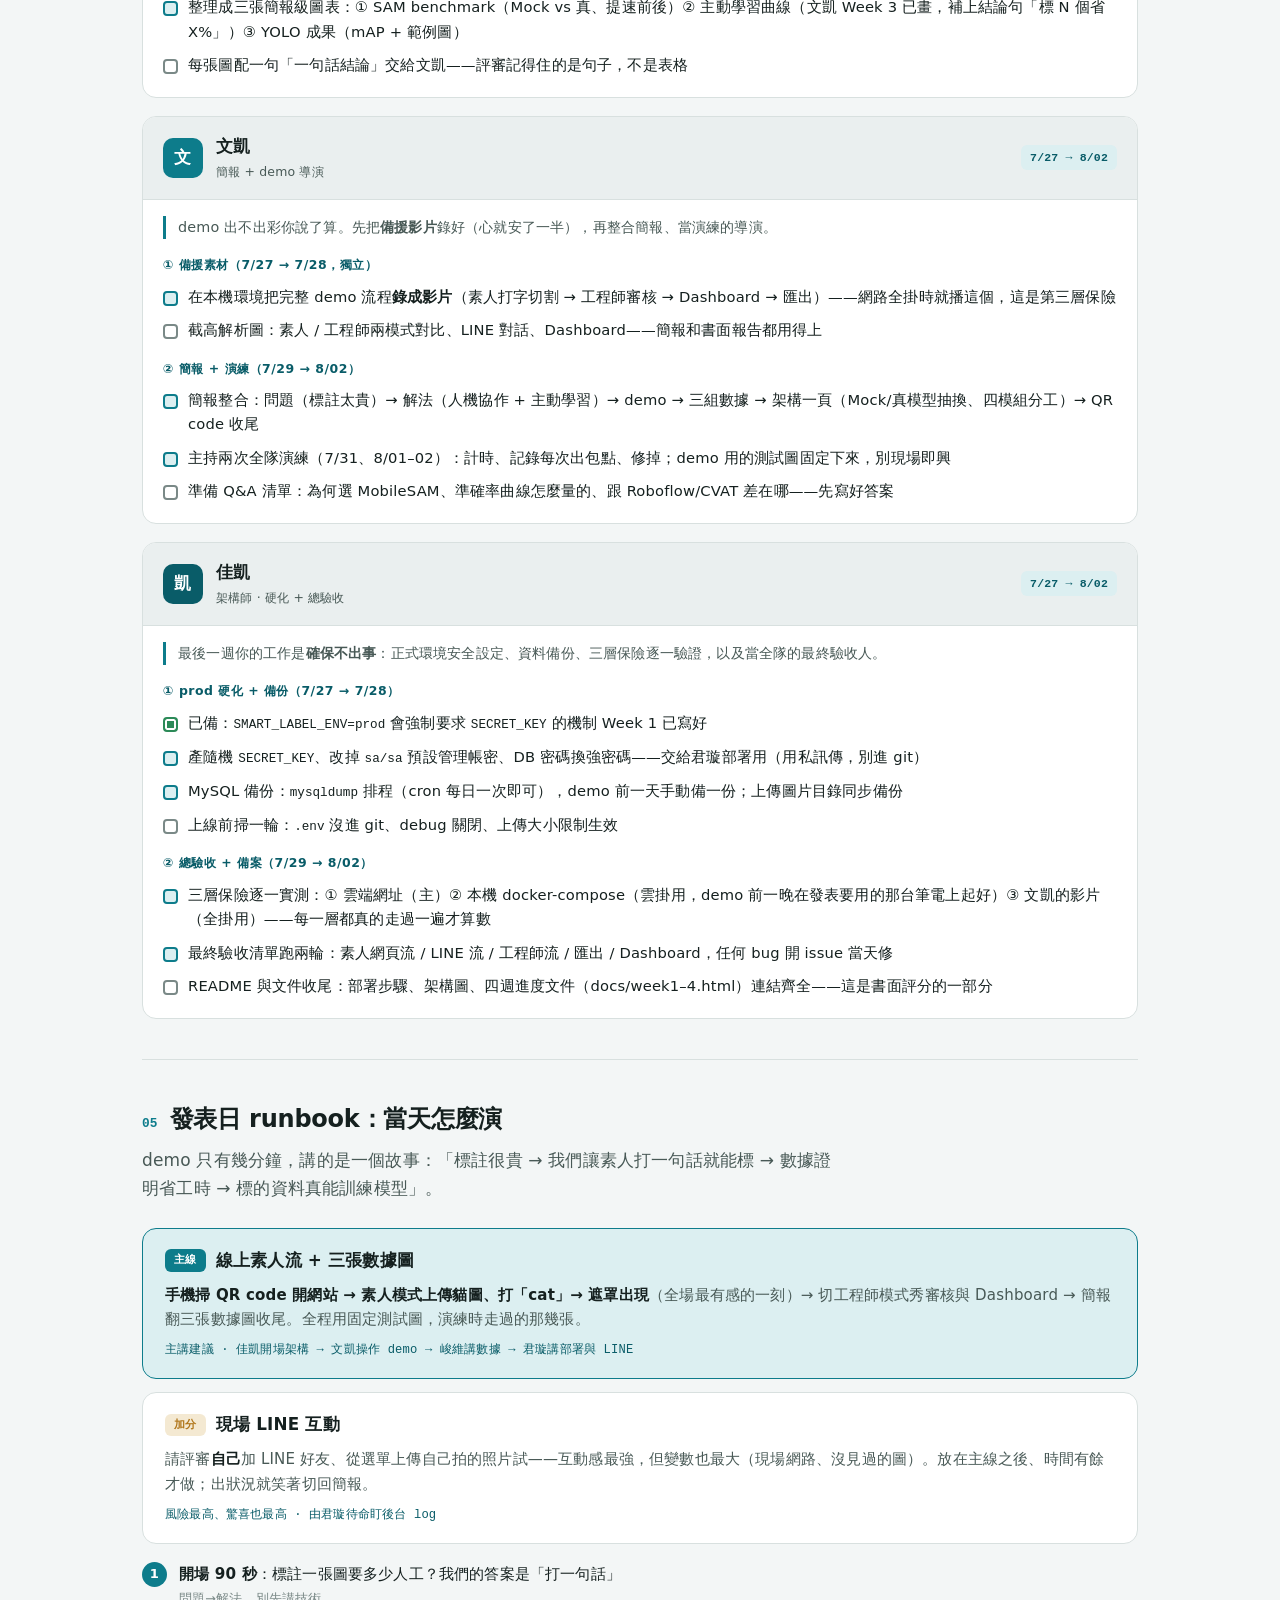
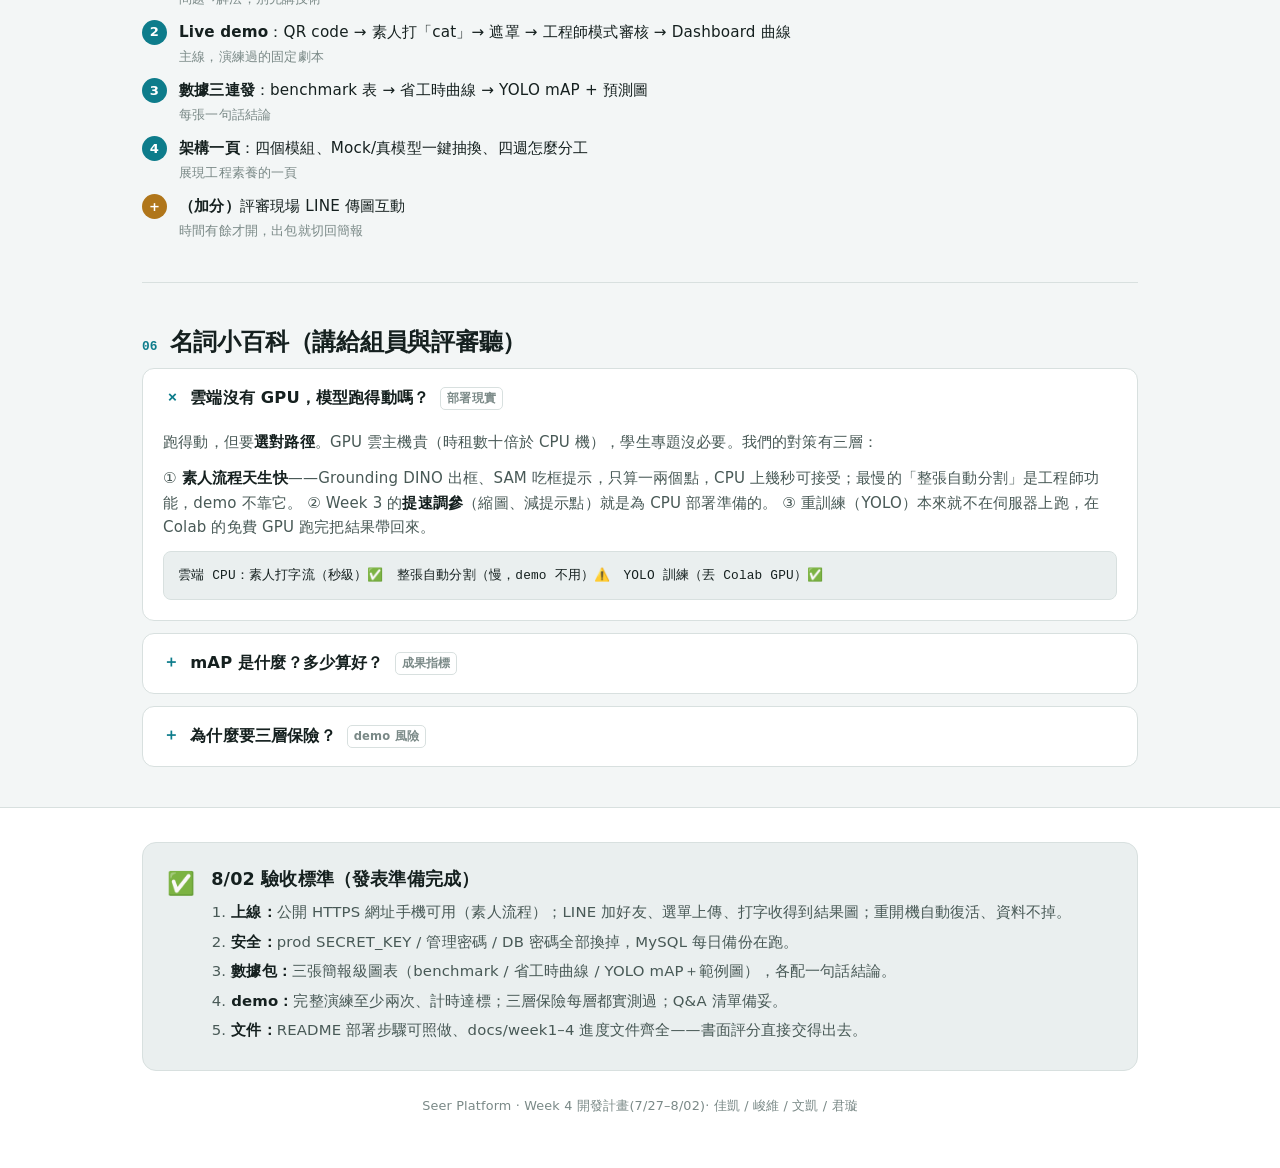
<file: docs/week4.html>
<!doctype html>
<html lang="zh-Hant">
<head>
<meta charset="utf-8">
<meta name="viewport" content="width=device-width,initial-scale=1">
<title>第四週開發計畫 · Seer Platform</title>
<style>
  :root{
    --bg:#f3f6f6; --surface:#ffffff; --surface-2:#eaefef; --surface-3:#e0e7e6;
    --ink:#15201f; --ink-2:#485956; --ink-3:#7a8987; --line:#d8e0df;
    --accent:#0d7c8b; --accent-ink:#095c68; --accent-soft:#dceff1;
    --done:#2c8a58; --done-soft:#dceee4;
    --todo:#b0761a; --todo-soft:#f4e9d2;
    --missing:#c23a52; --missing-soft:#f6dee2;
    --font-sans:"PingFang TC","Microsoft JhengHei","Noto Sans TC","Segoe UI",system-ui,sans-serif;
    --font-mono:ui-monospace,"Cascadia Code","Cascadia Mono",Consolas,"Noto Sans Mono",monospace;
    --maxw:1040px;
  }
  @media (prefers-color-scheme:dark){
    :root{
      --bg:#0e1416; --surface:#151d1f; --surface-2:#1c2628; --surface-3:#243032;
      --ink:#e7edec; --ink-2:#a4b2b0; --ink-3:#74817f; --line:#273234;
      --accent:#34b2c0; --accent-ink:#7fd6df; --accent-soft:#123138;
      --done:#48b579; --done-soft:#12291e;
      --todo:#d59a3d; --todo-soft:#2c2413;
      --missing:#e26a80; --missing-soft:#2c1418;
    }
  }
  :root[data-theme="light"]{
    --bg:#f3f6f6; --surface:#ffffff; --surface-2:#eaefef; --surface-3:#e0e7e6;
    --ink:#15201f; --ink-2:#485956; --ink-3:#7a8987; --line:#d8e0df;
    --accent:#0d7c8b; --accent-ink:#095c68; --accent-soft:#dceff1;
    --done:#2c8a58; --done-soft:#dceee4; --todo:#b0761a; --todo-soft:#f4e9d2;
    --missing:#c23a52; --missing-soft:#f6dee2;
  }
  :root[data-theme="dark"]{
    --bg:#0e1416; --surface:#151d1f; --surface-2:#1c2628; --surface-3:#243032;
    --ink:#e7edec; --ink-2:#a4b2b0; --ink-3:#74817f; --line:#273234;
    --accent:#34b2c0; --accent-ink:#7fd6df; --accent-soft:#123138;
    --done:#48b579; --done-soft:#12291e; --todo:#d59a3d; --todo-soft:#2c2413;
    --missing:#e26a80; --missing-soft:#2c1418;
  }

  *{box-sizing:border-box}
  body{margin:0;background:var(--bg);color:var(--ink);font-family:var(--font-sans);
    font-size:17px;line-height:1.65;-webkit-font-smoothing:antialiased;letter-spacing:.01em;
    overflow-wrap:break-word}
  .wrap{max-width:var(--maxw);margin:0 auto;padding:0 22px}
  code,.mono{font-family:var(--font-mono);font-size:.86em;letter-spacing:0}
  .file{font-family:var(--font-mono);font-size:.82em;background:var(--surface-2);
    border:1px solid var(--line);border-radius:5px;padding:1px 6px;color:var(--accent-ink);white-space:nowrap}

  header.hero{border-bottom:1px solid var(--line);background:
    linear-gradient(180deg,var(--surface) 0%,var(--bg) 100%)}
  .hero-inner{max-width:var(--maxw);margin:0 auto;padding:46px 22px 34px}
  .eyebrow{font-size:.74rem;letter-spacing:.22em;text-transform:uppercase;
    color:var(--accent-ink);font-weight:700;margin:0 0 14px}
  h1{font-size:clamp(1.9rem,5vw,2.9rem);line-height:1.1;margin:0 0 12px;
    font-weight:800;letter-spacing:-.01em;text-wrap:balance}
  .lede{font-size:1.06rem;color:var(--ink-2);max-width:60ch;margin:0}
  .meta{display:flex;flex-wrap:wrap;gap:8px 10px;margin-top:22px}
  .meta .tag{font-size:.78rem;background:var(--surface-2);border:1px solid var(--line);
    padding:4px 11px;border-radius:100px;color:var(--ink-2)}
  .meta .tag b{color:var(--ink);font-weight:700}

  section{padding:40px 0}
  section+section{border-top:1px solid var(--line)}
  .sec-head{display:flex;align-items:baseline;gap:12px;margin:0 0 6px}
  .sec-num{font-family:var(--font-mono);font-size:.8rem;color:var(--accent);
    font-weight:700;flex:none}
  h2{font-size:1.5rem;margin:0;font-weight:800;letter-spacing:-.01em;text-wrap:balance}
  .sec-sub{color:var(--ink-2);margin:.35rem 0 26px;max-width:64ch}

  .chip{display:inline-flex;align-items:center;gap:6px;font-size:.76rem;font-weight:700;
    padding:2px 9px;border-radius:6px;white-space:nowrap;letter-spacing:.01em}
  .chip::before{content:"";width:7px;height:7px;border-radius:50%;background:currentColor;flex:none}
  .chip.done{color:var(--done);background:var(--done-soft)}
  .chip.stub{color:var(--todo);background:var(--todo-soft)}
  .chip.missing{color:var(--missing);background:var(--missing-soft)}

  .scroll{overflow-x:auto}
  table.status{width:100%;border-collapse:collapse;font-size:.92rem;min-width:520px}
  table.status th{text-align:left;font-size:.74rem;letter-spacing:.08em;text-transform:uppercase;
    color:var(--ink-3);font-weight:700;padding:0 12px 10px;border-bottom:1px solid var(--line)}
  table.status td{padding:12px;border-bottom:1px solid var(--line);vertical-align:middle}
  table.status tr:last-child td{border-bottom:none}
  table.status td.mod{font-weight:700;color:var(--ink)}

  .goal{background:var(--accent-soft);border:1px solid var(--accent);border-radius:14px;
    padding:22px 24px;display:flex;gap:16px;align-items:flex-start}
  .goal .mark{font-size:1.5rem;line-height:1;flex:none;margin-top:2px}
  .goal h3{margin:0 0 6px;font-size:1.12rem;color:var(--accent-ink)}
  .goal p{margin:0;color:var(--ink);font-size:.97rem}
  .goal .arrow{font-family:var(--font-mono);color:var(--accent-ink);font-size:.86rem;
    margin-top:10px;display:block}
  .goal ul{margin:10px 0 0;padding-left:20px;color:var(--ink);font-size:.95rem}
  .goal ul li{margin:4px 0}

  .gantt-wrap{overflow-x:auto;padding-bottom:6px}
  .gantt{display:grid;grid-template-columns:120px repeat(5,minmax(132px,1fr));
    grid-auto-rows:auto;gap:9px;min-width:820px;align-items:stretch}
  .g-daylab{font-family:var(--font-mono);font-size:.82rem;color:var(--ink-3);
    text-align:center;font-weight:700;padding-bottom:2px}
  .g-daylab small{display:block;font-size:.7rem;font-weight:600;opacity:.8}
  .g-name{font-weight:800;font-size:1rem;display:flex;flex-direction:column;gap:1px}
  .g-name small{font-weight:600;font-size:.74rem;color:var(--ink-3);letter-spacing:.02em}
  .bar{border-radius:8px;padding:10px 13px;font-size:.9rem;font-weight:700;line-height:1.35;
    min-height:44px;display:flex;flex-direction:column;justify-content:center;border:1px solid transparent;
    overflow-wrap:break-word;white-space:normal}
  .bar small{display:block;font-weight:600;font-size:.74rem;opacity:.85;margin-top:3px;line-height:1.3}
  .bar.crit{background:var(--accent);color:#fff;border-color:var(--accent)}
  .bar.soft{background:var(--surface-2);color:var(--ink);border-color:var(--line)}
  .bar.indep{background:var(--done-soft);color:var(--done);border-color:var(--done)}
  .g-track{grid-column:2 / -1;height:1px;background:var(--line);margin:2px 0}
  .critnote{display:flex;align-items:center;gap:8px;margin-top:16px;font-size:.84rem;color:var(--ink-2)}
  .critnote .dot{width:12px;height:12px;border-radius:3px;background:var(--accent);flex:none}

  .people{display:grid;gap:18px}
  .person{background:var(--surface);border:1px solid var(--line);border-radius:14px;overflow:hidden}
  .p-head{display:flex;align-items:center;gap:13px;padding:16px 20px;background:var(--surface-2);
    border-bottom:1px solid var(--line);flex-wrap:wrap}
  .p-avatar{width:40px;height:40px;border-radius:10px;background:var(--accent);color:#fff;
    display:flex;align-items:center;justify-content:center;font-weight:800;font-size:1.05rem;flex:none}
  .person.lead .p-avatar{background:var(--accent-ink)}
  .p-id{display:flex;flex-direction:column;gap:1px;margin-right:auto}
  .p-id .nm{font-weight:800;font-size:1.05rem}
  .p-id .role{font-size:.78rem;color:var(--ink-2)}
  .p-when{font-family:var(--font-mono);font-size:.72rem;color:var(--accent-ink);
    background:var(--accent-soft);padding:3px 9px;border-radius:6px;font-weight:700}
  .p-body{padding:16px 20px 20px}
  .p-goal{font-size:.9rem;color:var(--ink-2);margin:0 0 14px;padding-left:12px;
    border-left:3px solid var(--accent)}
  .p-step{font-size:.78rem;font-weight:800;letter-spacing:.04em;color:var(--accent-ink);
    margin:16px 0 9px;text-transform:none}
  .p-step:first-of-type{margin-top:4px}
  ul.tasks{list-style:none;margin:0;padding:0;display:grid;gap:9px}
  ul.tasks li{display:block;position:relative;padding-left:25px;font-size:.92rem}
  ul.tasks li::before{content:"";position:absolute;left:0;top:6px;width:15px;height:15px;
    border:2px solid var(--ink-3);border-radius:4px;box-sizing:border-box}
  ul.tasks li.star::before{border-color:var(--accent);background:var(--accent-soft)}
  ul.tasks li.check::before{border-color:var(--done);background:var(--done);
    box-shadow:inset 0 0 0 2px var(--surface)}

  .concepts{display:grid;gap:12px}
  details.concept{background:var(--surface);border:1px solid var(--line);border-radius:12px;
    overflow:hidden}
  details.concept summary{cursor:pointer;padding:16px 20px;font-weight:800;font-size:1.02rem;
    list-style:none;display:flex;align-items:center;gap:11px}
  details.concept summary::-webkit-details-marker{display:none}
  details.concept summary .plus{font-family:var(--font-mono);color:var(--accent);font-weight:700;
    transition:transform .2s;flex:none}
  details.concept[open] summary .plus{transform:rotate(45deg)}
  details.concept summary .q{font-size:.72rem;color:var(--ink-3);font-weight:700;
    border:1px solid var(--line);border-radius:5px;padding:1px 6px;flex:none}
  .c-body{padding:2px 20px 20px;color:var(--ink-2);font-size:.94rem}
  .c-body p{margin:0 0 11px}
  .c-body strong{color:var(--ink)}
  .c-body table{width:100%;border-collapse:collapse;font-size:.86rem;margin:6px 0 4px}
  .c-body table td,.c-body table th{padding:7px 10px;border-bottom:1px solid var(--line);text-align:left}
  .c-body table th{font-size:.72rem;text-transform:uppercase;letter-spacing:.06em;color:var(--ink-3)}
  .c-body .hl{background:var(--accent-soft);color:var(--accent-ink);font-weight:700}
  .c-body .flow{font-family:var(--font-mono);font-size:.8rem;background:var(--surface-2);
    border:1px solid var(--line);border-radius:8px;padding:12px 14px;color:var(--ink);
    overflow-x:auto;white-space:nowrap;line-height:1.8}

  .tier{border-radius:14px;padding:18px 22px;margin-bottom:13px;border:1px solid var(--line)}
  .tier.must{background:var(--accent-soft);border-color:var(--accent)}
  .tier.bonus{background:var(--surface)}
  .tier h3{margin:0;font-size:1.05rem;display:flex;align-items:center;gap:10px;flex-wrap:wrap}
  .tier .lab{font-size:.7rem;font-weight:800;letter-spacing:.04em;padding:2px 9px;border-radius:6px;flex:none}
  .tier.must .lab{background:var(--accent);color:#fff}
  .tier.bonus .lab{background:var(--todo-soft);color:var(--todo)}
  .tier p{margin:8px 0 0;font-size:.94rem;color:var(--ink-2)}
  .tier p b{color:var(--ink)}
  .tier .who{font-family:var(--font-mono);font-size:.76rem;color:var(--accent-ink);margin-top:8px;display:block}
  .runbook{counter-reset:step;display:grid;gap:11px;margin:18px 0 0;padding:0;list-style:none}
  .runbook li{position:relative;padding-left:37px;font-size:.95rem;color:var(--ink)}
  .runbook li::before{counter-increment:step;content:counter(step);position:absolute;left:0;top:0;
    width:25px;height:25px;border-radius:50%;background:var(--accent);color:#fff;
    font-size:.82rem;font-weight:800;display:flex;align-items:center;justify-content:center}
  .runbook li.plus::before{content:"+";background:var(--todo)}
  .runbook li small{display:block;color:var(--ink-3);font-size:.8rem;margin-top:1px}

  footer{background:var(--surface);border-top:1px solid var(--line);padding:34px 0 44px}
  .verify{display:flex;gap:16px;align-items:flex-start;background:var(--surface-2);
    border:1px solid var(--line);border-radius:14px;padding:22px 24px}
  .verify .mark{font-size:1.4rem;flex:none}
  .verify h3{margin:0 0 6px;font-size:1.1rem}
  .verify p{margin:0 0 10px;color:var(--ink-2);font-size:.95rem}
  .verify ol{margin:0;padding-left:20px;color:var(--ink-2);font-size:.93rem}
  .verify ol li{margin:5px 0}
  .verify ol li b{color:var(--ink)}
  .foot-note{text-align:center;color:var(--ink-3);font-size:.8rem;margin-top:24px}

  @media(max-width:560px){
    ul.tasks li{font-size:.88rem}
    .p-head{gap:10px}
  }
  @media(prefers-reduced-motion:reduce){*{transition:none!important}}
</style>
</head>
<body>

<header class="hero">
  <div class="hero-inner">
    <p class="eyebrow">Seer Platform · 開發排程</p>
    <h1>第四週開發計畫：上線與發表</h1>
    <p class="lede">功能到 Week 3 為止全部凍結。這一週只做三件事：把系統<b>放上雲端</b>（GCP + 正式 LINE 入口）、
      把三組<b>成果數據</b>整理成發表素材、把 demo <b>演練到閉著眼睛都能走完</b>。
      本週的鐵律：<b>不加新功能，只修會壞 demo 的 bug。</b></p>
    <div class="meta">
      <span class="tag">團隊 · <b>佳凱 / 峻維 / 文凱 / 君璇</b></span>
      <span class="tag">週期 · <b>7/27（一）→ 8/02（日）發表準備完成</b></span>
      <span class="tag">三個交付物 · <b>線上網址 ｜ 成果數據包 ｜ 演練過的 demo</b></span>
    </div>
  </div>
</header>

<div class="wrap">

  <!-- 1 現況盤點 -->
  <section>
    <div class="sec-head"><span class="sec-num">01</span><h2>現況盤點：Week 3 結束時的預期狀態</h2></div>
    <p class="sec-sub">功能面應該已經齊了。剩下的全是「讓它見得了人」的工作——照這張表對現況，缺的先補。</p>
    <div class="scroll">
      <table class="status">
        <thead><tr><th>項目</th><th>來源</th><th>狀態</th></tr></thead>
        <tbody>
          <tr><td class="mod">素人閉環（打字 → 遮罩，網頁 + LINE）</td><td>Week 2–3</td><td><span class="chip done">完成 · LINE 尚走 ngrok 測試網址</span></td></tr>
          <tr><td class="mod">工程師模式（種子 / 審核 / 參數 / Dashboard）</td><td>Week 2–3</td><td><span class="chip done">完成 · 含即時回訓與圖表</span></td></tr>
          <tr><td class="mod">MySQL 儲存 + 影像歸屬使用者</td><td>Week 3</td><td><span class="chip done">完成 · docker-compose 預設</span></td></tr>
          <tr><td class="mod">主動學習曲線（省工時證據）</td><td>Week 3</td><td><span class="chip done">CSV + 曲線圖已產出</span></td></tr>
          <tr><td class="mod">SAM benchmark 對比表</td><td>Week 1–3</td><td><span class="chip done">Mock vs 真 · 調參前後都有</span></td></tr>
          <tr><td class="mod">YOLO 一鍵訓練 + 首次訓練曲線</td><td>Week 3</td><td><span class="chip stub">腳本有了 · 本週跑正式版出 mAP</span></td></tr>
          <tr><td class="mod">GCP 部署（公開網址 + HTTPS）</td><td>—</td><td><span class="chip missing">本週主線 · 君璇</span></td></tr>
          <tr><td class="mod">LINE webhook 正式網址</td><td>—</td><td><span class="chip missing">等部署完成後切換</span></td></tr>
          <tr><td class="mod">正式環境安全設定（SECRET_KEY / 密碼）</td><td>—</td><td><span class="chip missing">本週要做 · 佳凱</span></td></tr>
          <tr><td class="mod">期末簡報 + demo 演練</td><td>—</td><td><span class="chip missing">本週要做 · 全員</span></td></tr>
        </tbody>
      </table>
    </div>
  </section>

  <!-- 2 本週目標 -->
  <section>
    <div class="sec-head"><span class="sec-num">02</span><h2>本週目標：三個交付物，一個都不能少</h2></div>
    <p class="sec-sub">評審看的不是程式碼，是<strong>網址、數據、和一場不出包的 demo</strong>。三個交付物各有負責人，互不阻塞。</p>
    <div class="goal">
      <span class="mark">🚀</span>
      <div>
        <h3>公開網址 + 成果數據包 + 演練過的 demo</h3>
        <ul>
          <li><b>線上網址：</b>GCP 上跑起來（Docker + MySQL + HTTPS），手機打開就能用素人模式；LINE Bot 切到正式 webhook，加好友傳圖就能玩。</li>
          <li><b>成果數據包（三組）：</b>① SAM benchmark（Mock vs 真、提速前後）② 主動學習曲線（標 N 個省 X% 工時）③ YOLO 訓練成果（mAP + 預測範例圖）。全部整理成簡報可直接貼的圖表。</li>
          <li><b>演練過的 demo：</b>固定劇本、固定測試圖、至少完整走兩次；雲端掛掉有本機備援、本機掛掉有錄影備援——<strong>三層保險</strong>。</li>
        </ul>
        <span class="arrow">評審手機掃 QR code → 素人模式打「cat」→ 遮罩出現 → 簡報翻到三張數據圖 → 結束</span>
      </div>
    </div>
  </section>

  <!-- 3 先後順序 -->
  <section>
    <div class="sec-head"><span class="sec-num">03</span><h2>先後順序：部署先行，演練壓軸</h2></div>
    <p class="sec-sub">關鍵路徑是<strong>君璇的 GCP 部署</strong>——LINE 正式網址、QR code、全隊演練都在等公開網址。
      其他人前半週各自獨立產素材。橫條顏色＝
      <span class="chip crit" style="background:var(--accent);color:#fff">關鍵路徑</span>
      <span class="chip indep">獨立可並行</span>
      <span class="chip soft" style="background:var(--surface-2);color:var(--ink);border:1px solid var(--line)">依賴 / 整合</span></p>
    <div class="gantt-wrap">
      <div class="gantt">
        <div></div>
        <div class="g-daylab">7/27<small>一</small></div>
        <div class="g-daylab">7/28<small>二</small></div>
        <div class="g-daylab">7/29<small>三</small></div>
        <div class="g-daylab">7/30<small>四</small></div>
        <div class="g-daylab">7/31<small>五</small></div>
        <div class="g-track" style="grid-column:2 / -1"></div>

        <!-- 君璇 -->
        <div class="g-name">君璇<small>部署</small></div>
        <div class="bar crit" style="grid-column:2 / 5">GCP 部署：VM + Docker + MySQL + HTTPS<small>7/29 要有公開網址</small></div>
        <div class="bar soft" style="grid-column:5 / 7">LINE webhook 切正式 + 穩定性观察<small>等網址</small></div>

        <!-- 峻維 -->
        <div class="g-name">峻維<small>成果數據</small></div>
        <div class="bar indep" style="grid-column:2 / 5">YOLO 正式訓練 → mAP + 預測圖<small>Colab GPU · 獨立</small></div>
        <div class="bar indep" style="grid-column:5 / 7">三組數據彙整成簡報表<small>benchmark/曲線/mAP</small></div>

        <!-- 文凱 -->
        <div class="g-name">文凱<small>簡報 + 備援</small></div>
        <div class="bar indep" style="grid-column:2 / 4">錄 demo 備援影片 + 截圖素材<small>本機環境就能錄</small></div>
        <div class="bar soft" style="grid-column:4 / 7">簡報整合 + 主持演練<small>收峻維數據、君璇網址</small></div>

        <!-- 佳凱 -->
        <div class="g-name">佳凱<small>硬化 + 總驗收</small></div>
        <div class="bar indep" style="grid-column:2 / 4">prod 安全硬化 + 備份<small>SECRET_KEY / 密碼 / dump</small></div>
        <div class="bar crit" style="grid-column:4 / 7">總驗收 + 備案演練<small>三層保險逐一測試</small></div>
      </div>
    </div>
    <div class="critnote"><span class="dot"></span>
      <span><strong>兩個死線</strong>：君璇 <strong>7/29 要交出公開網址</strong>（LINE 正式化、QR code、演練都在等它；卡住就立刻降級成「ngrok 網址 demo + 影片備援」，別耗到週五）；
      全隊 <strong>7/31 第一次完整演練</strong>，<strong>8/01–02 週末</strong>第二次演練＋修出包的地方。功能凍結：本週合的 PR 只准修 bug 和調文案。</span></div>
  </section>

  <!-- 4 每人任務 -->
  <section>
    <div class="sec-head"><span class="sec-num">04</span><h2>每個人的細項任務</h2></div>
    <p class="sec-sub">□ 是待辦；<span style="color:var(--accent);font-weight:700">綠框</span>是本週關鍵動作；<span style="color:var(--done);font-weight:700">■</span> 是先前已完成、本週接續的基礎。</p>
    <div class="people">

      <!-- 君璇 -->
      <div class="person">
        <div class="p-head">
          <div class="p-avatar">璇</div>
          <div class="p-id"><span class="nm">君璇</span><span class="role">部署工程師 · 本週主角</span></div>
          <span class="p-when">7/27 → 7/31 · 7/29 交網址</span>
        </div>
        <div class="p-body">
          <p class="p-goal">四週鋪墊（Dockerfile、compose、LINE、GCP 帳號）都是為了這一刻：把系統放上網。
            <strong>先求通、再求快</strong>——先用最簡單的路徑上線，優化留給有餘裕的時候。</p>

          <p class="p-step">① 上雲（7/27 → 7/29，關鍵路徑）</p>
          <ul class="tasks">
            <li class="check">已備：Dockerfile、docker-compose（含 MySQL）、GCP 帳號與專案</li>
            <li class="star">開一台 <strong>Compute Engine VM</strong>（e2-standard-4 級即可，CPU 推論；用峻維的 CPU 耗時表估規格）→ <code>docker compose up -d</code> 整組帶起來</li>
            <li class="star">HTTPS：LINE webhook 強制要求。最省事的路徑是 Caddy / nginx + Let's Encrypt 反向代理，搭一個免費子網域（如 DuckDNS）；別為了網域卡兩天</li>
            <li>環境變數用 prod 值（跟佳凱拿 <code>SECRET_KEY</code>、DB 密碼）；上傳目錄掛 volume，重開容器資料不掉</li>
            <li>雲端跑的是 CPU：真模型參數用峻維調過的提速組（縮圖 + 少點），先實測素人流程單張耗時，超過 15 秒就再降參數——<strong>雲端 demo 以素人流程（框提示，天生快）為主</strong></li>
          </ul>

          <p class="p-step">② LINE 正式化 + 穩定性（7/30 → 7/31）</p>
          <ul class="tasks">
            <li class="star">LINE Developers 後台把 webhook 從 ngrok 切到正式網址，完整走一次「加好友 → 選單上傳 → 打 cat → 收結果圖」</li>
            <li>產 QR code（網站 + LINE 加好友各一張）給文凱放簡報</li>
            <li>觀察兩天穩定性：記憶體夠不夠（真模型 + MySQL 同機）、掛了會不會自動重啟（compose <code>restart: unless-stopped</code>）</li>
          </ul>
        </div>
      </div>

      <!-- 峻維 -->
      <div class="person">
        <div class="p-head">
          <div class="p-avatar">維</div>
          <div class="p-id"><span class="nm">峻維</span><span class="role">成果數據</span></div>
          <span class="p-when">7/27 → 7/31 · 全程獨立</span>
        </div>
        <div class="p-body">
          <p class="p-goal">你手上有全專題最硬的素材：benchmark、耗時表、訓練腳本。本週把它們變成<strong>評審一眼看懂的三張圖表</strong>，並跑出最終的 YOLO 成果數據。</p>

          <p class="p-step">① YOLO 正式訓練（7/27 → 7/29）</p>
          <ul class="tasks">
            <li class="check">已備：<span class="file">scripts/train_yolo.py</span>、Week 3 首次訓練曲線</li>
            <li class="star">用平台累積的<strong>全部</strong>標註資料跑正式訓練（Colab GPU、epochs 拉高），記錄 <strong>mAP50 / mAP50-95</strong>，輸出 4–6 張預測範例圖（成功案例為主，留一張失敗案例誠實討論）</li>
            <li>對照組（有餘力）：同資料量下「純手標」需要的時間估算 vs 平台實際花的時間——給省工時主張再添一筆</li>
          </ul>

          <p class="p-step">② 三組數據彙整（7/30 → 7/31）</p>
          <ul class="tasks">
            <li class="star">整理成三張簡報級圖表：① SAM benchmark（Mock vs 真、提速前後）② 主動學習曲線（文凱 Week 3 已畫，補上結論句「標 N 個省 X%」）③ YOLO 成果（mAP + 範例圖）</li>
            <li>每張圖配一句「一句話結論」交給文凱——評審記得住的是句子，不是表格</li>
          </ul>
        </div>
      </div>

      <!-- 文凱 -->
      <div class="person">
        <div class="p-head">
          <div class="p-avatar">文</div>
          <div class="p-id"><span class="nm">文凱</span><span class="role">簡報 + demo 導演</span></div>
          <span class="p-when">7/27 → 8/02</span>
        </div>
        <div class="p-body">
          <p class="p-goal">demo 出不出彩你說了算。先把<strong>備援影片</strong>錄好（心就安了一半），再整合簡報、當演練的導演。</p>

          <p class="p-step">① 備援素材（7/27 → 7/28，獨立）</p>
          <ul class="tasks">
            <li class="star">在本機環境把完整 demo 流程<strong>錄成影片</strong>（素人打字切割 → 工程師審核 → Dashboard → 匯出）——網路全掛時就播這個，這是第三層保險</li>
            <li>截高解析圖：素人 / 工程師兩模式對比、LINE 對話、Dashboard——簡報和書面報告都用得上</li>
          </ul>

          <p class="p-step">② 簡報 + 演練（7/29 → 8/02）</p>
          <ul class="tasks">
            <li class="star">簡報整合：問題（標註太貴）→ 解法（人機協作 + 主動學習）→ demo → 三組數據 → 架構一頁（Mock/真模型抽換、四模組分工）→ QR code 收尾</li>
            <li class="star">主持兩次全隊演練（7/31、8/01–02）：計時、記錄每次出包點、修掉；demo 用的測試圖固定下來，別現場即興</li>
            <li>準備 Q&A 清單：為何選 MobileSAM、準確率曲線怎麼量的、跟 Roboflow/CVAT 差在哪——先寫好答案</li>
          </ul>
        </div>
      </div>

      <!-- 佳凱 -->
      <div class="person lead">
        <div class="p-head">
          <div class="p-avatar">凱</div>
          <div class="p-id"><span class="nm">佳凱</span><span class="role">架構師 · 硬化 + 總驗收</span></div>
          <span class="p-when">7/27 → 8/02</span>
        </div>
        <div class="p-body">
          <p class="p-goal">最後一週你的工作是<strong>確保不出事</strong>：正式環境安全設定、資料備份、三層保險逐一驗證，以及當全隊的最終驗收人。</p>

          <p class="p-step">① prod 硬化 + 備份（7/27 → 7/28）</p>
          <ul class="tasks">
            <li class="check">已備：<code>SMART_LABEL_ENV=prod</code> 會強制要求 <code>SECRET_KEY</code> 的機制 Week 1 已寫好</li>
            <li class="star">產隨機 <code>SECRET_KEY</code>、改掉 <code>sa/sa</code> 預設管理帳密、DB 密碼換強密碼——交給君璇部署用（用私訊傳，別進 git）</li>
            <li class="star">MySQL 備份：<code>mysqldump</code> 排程（cron 每日一次即可），demo 前一天手動備一份；上傳圖片目錄同步備份</li>
            <li>上線前掃一輪：<code>.env</code> 沒進 git、debug 關閉、上傳大小限制生效</li>
          </ul>

          <p class="p-step">② 總驗收 + 備案（7/29 → 8/02）</p>
          <ul class="tasks">
            <li class="star">三層保險逐一實測：① 雲端網址（主）② 本機 docker-compose（雲掛用，demo 前一晚在發表要用的那台筆電上起好）③ 文凱的影片（全掛用）——每一層都真的走過一遍才算數</li>
            <li class="star">最終驗收清單跑兩輪：素人網頁流 / LINE 流 / 工程師流 / 匯出 / Dashboard，任何 bug 開 issue 當天修</li>
            <li>README 與文件收尾：部署步驟、架構圖、四週進度文件（docs/week1–4.html）連結齊全——這是書面評分的一部分</li>
          </ul>
        </div>
      </div>

    </div>
  </section>

  <!-- 5 發表日runbook -->
  <section>
    <div class="sec-head"><span class="sec-num">05</span><h2>發表日 runbook：當天怎麼演</h2></div>
    <p class="sec-sub">demo 只有幾分鐘，講的是一個故事：「標註很貴 → 我們讓素人打一句話就能標 → 數據證明省工時 → 標的資料真能訓練模型」。</p>

    <div class="tier must">
      <h3><span class="lab">主線</span>線上素人流 + 三張數據圖</h3>
      <p><b>手機掃 QR code 開網站 → 素人模式上傳貓圖、打「cat」→ 遮罩出現</b>（全場最有感的一刻）→ 切工程師模式秀審核與 Dashboard → 簡報翻三張數據圖收尾。全程用固定測試圖，演練時走過的那幾張。</p>
      <span class="who">主講建議 · 佳凱開場架構 → 文凱操作 demo → 峻維講數據 → 君璇講部署與 LINE</span>
    </div>
    <div class="tier bonus">
      <h3><span class="lab">加分</span>現場 LINE 互動</h3>
      <p>請評審<b>自己</b>加 LINE 好友、從選單上傳自己拍的照片試——互動感最強，但變數也最大（現場網路、沒見過的圖）。放在主線之後、時間有餘才做；出狀況就笑著切回簡報。</p>
      <span class="who">風險最高、驚喜也最高 · 由君璇待命盯後台 log</span>
    </div>

    <ol class="runbook">
      <li><b>開場 90 秒</b>：標註一張圖要多少人工？我們的答案是「打一句話」<small>問題→解法，別先講技術</small></li>
      <li><b>Live demo</b>：QR code → 素人打「cat」→ 遮罩 → 工程師模式審核 → Dashboard 曲線<small>主線，演練過的固定劇本</small></li>
      <li><b>數據三連發</b>：benchmark 表 → 省工時曲線 → YOLO mAP + 預測圖<small>每張一句話結論</small></li>
      <li><b>架構一頁</b>：四個模組、Mock/真模型一鍵抽換、四週怎麼分工<small>展現工程素養的一頁</small></li>
      <li class="plus"><b>（加分）</b>評審現場 LINE 傳圖互動<small>時間有餘才開，出包就切回簡報</small></li>
    </ol>
  </section>

  <!-- 6 名詞小百科 -->
  <section>
    <div class="sec-head"><span class="sec-num">06</span><h2>名詞小百科（講給組員與評審聽）</h2></div>
    <div class="concepts">

      <details class="concept" open>
        <summary><span class="plus">＋</span>雲端沒有 GPU，模型跑得動嗎？<span class="q">部署現實</span></summary>
        <div class="c-body">
          <p>跑得動，但要<strong>選對路徑</strong>。GPU 雲主機貴（時租數十倍於 CPU 機），學生專題沒必要。我們的對策有三層：</p>
          <p>① <strong>素人流程天生快</strong>——Grounding DINO 出框、SAM 吃框提示，只算一兩個點，CPU 上幾秒可接受；最慢的「整張自動分割」是工程師功能，demo 不靠它。
             ② Week 3 的<strong>提速調參</strong>（縮圖、減提示點）就是為 CPU 部署準備的。
             ③ 重訓練（YOLO）本來就不在伺服器上跑，在 Colab 的免費 GPU 跑完把結果帶回來。</p>
          <div class="flow">雲端 CPU：素人打字流（秒級）✅　整張自動分割（慢，demo 不用）⚠️　YOLO 訓練（丟 Colab GPU）✅</div>
        </div>
      </details>

      <details class="concept">
        <summary><span class="plus">＋</span>mAP 是什麼？多少算好？<span class="q">成果指標</span></summary>
        <div class="c-body">
          <p><strong>mAP（mean Average Precision）</strong>是物件偵測/分割的標準成績單：模型框（切）得準不準、找得全不全，綜合成 0～1 的分數。<code>mAP50</code> 是「跟正解重疊過半就算對」的寬鬆版，<code>mAP50-95</code> 是嚴格版。</p>
          <p>我們的重點<strong>不是把 mAP 衝到頂</strong>（資料量小、類別少），而是講這個故事：<span class="hl">用本平台「幾乎不用人工」標出的資料，訓練出的模型達到 X mAP</span>——證明整條「標註 → 資料集 → 模型」生產線是真的。誠實秀一張失敗案例並解釋原因，比灌水數字更加分。</p>
        </div>
      </details>

      <details class="concept">
        <summary><span class="plus">＋</span>為什麼要三層保險？<span class="q">demo 風險</span></summary>
        <div class="c-body">
          <p>發表現場的定律：<strong>會壞的都挑那天壞</strong>——教室 Wi-Fi 慢、雲端剛好重啟、LINE API 抽風。所以逐層降級，每一層事先真的演練過：</p>
          <table>
            <tr><th>層</th><th>方案</th><th>啟用時機</th></tr>
            <tr><td class="hl">1</td><td>雲端公開網址（主）</td><td>預設</td></tr>
            <tr><td>2</td><td>發表筆電上的本機 docker-compose</td><td>雲端或網路掛</td></tr>
            <tr><td>3</td><td>預錄 demo 影片</td><td>連本機都出狀況</td></tr>
          </table>
          <p>關鍵是<strong>切換要果斷</strong>：現場卡超過 20 秒就降一層，別讓評審看你重整頁面三次。</p>
        </div>
      </details>

    </div>
  </section>

</div>

<footer>
  <div class="wrap">
    <div class="verify">
      <span class="mark">✅</span>
      <div>
        <h3>8/02 驗收標準（發表準備完成）</h3>
        <ol>
          <li><b>上線：</b>公開 HTTPS 網址手機可用（素人流程）；LINE 加好友、選單上傳、打字收得到結果圖；重開機自動復活、資料不掉。</li>
          <li><b>安全：</b>prod SECRET_KEY / 管理密碼 / DB 密碼全部換掉，MySQL 每日備份在跑。</li>
          <li><b>數據包：</b>三張簡報級圖表（benchmark / 省工時曲線 / YOLO mAP＋範例圖），各配一句話結論。</li>
          <li><b>demo：</b>完整演練至少兩次、計時達標；三層保險每層都實測過；Q&amp;A 清單備妥。</li>
          <li><b>文件：</b>README 部署步驟可照做、docs/week1–4 進度文件齊全——書面評分直接交得出去。</li>
        </ol>
      </div>
    </div>
    <p class="foot-note">Seer Platform · Week 4 開發計畫(7/27–8/02)· 佳凱 / 峻維 / 文凱 / 君璇</p>
  </div>
</footer>

</body>
</html>
</file>
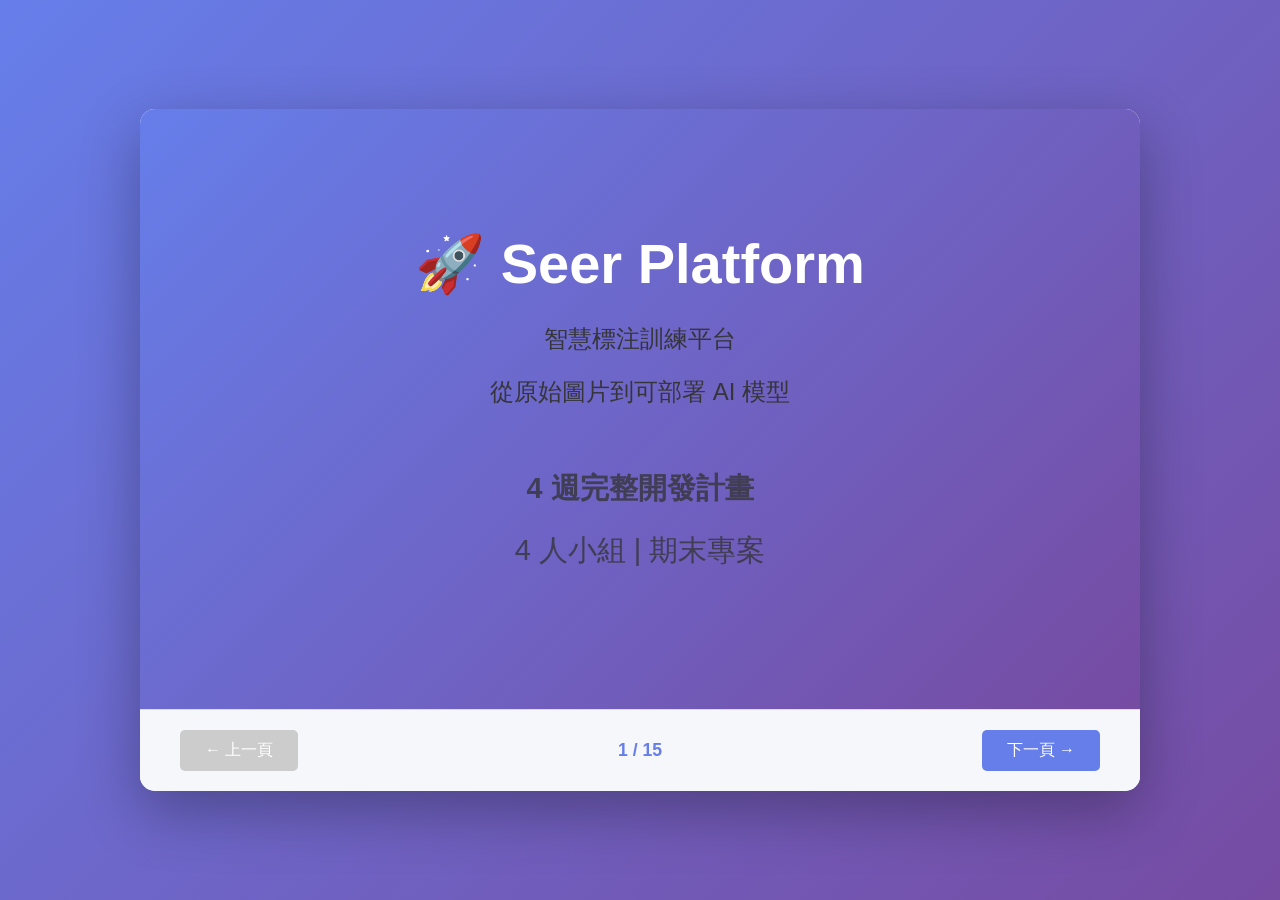
<file: docs/組員先看.html>
<!DOCTYPE html>
<html lang="zh-TW">
<head>
    <meta charset="UTF-8">
    <meta name="viewport" content="width=device-width, initial-scale=1.0">
    <title>Seer Platform - 4週計畫 PPT</title>
    <style>
        * {
            margin: 0;
            padding: 0;
            box-sizing: border-box;
        }

        body {
            font-family: 'Microsoft JhengHei', '微軟正黑體', Arial, sans-serif;
            background: linear-gradient(135deg, #667eea 0%, #764ba2 100%);
            min-height: 100vh;
            display: flex;
            align-items: center;
            justify-content: center;
            padding: 20px;
        }

        .presentation {
            width: 100%;
            max-width: 1000px;
            background: white;
            border-radius: 15px;
            box-shadow: 0 20px 60px rgba(0, 0, 0, 0.3);
            overflow: hidden;
        }

        .slide {
            display: none;
            min-height: 600px;
            padding: 60px 80px;
            background: linear-gradient(135deg, #ffffff 0%, #f5f7fa 100%);
            animation: fadeIn 0.5s;
        }

        .slide.active {
            display: flex;
            flex-direction: column;
            justify-content: center;
        }

        @keyframes fadeIn {
            from { opacity: 0; }
            to { opacity: 1; }
        }

        /* 標題投影片 */
        .title-slide {
            background: linear-gradient(135deg, #667eea 0%, #764ba2 100%);
            color: white;
            text-align: center;
        }

        .title-slide h1 {
            font-size: 3.5em;
            margin-bottom: 20px;
            font-weight: bold;
        }

        .title-slide p {
            font-size: 1.5em;
            opacity: 0.95;
            margin-bottom: 10px;
        }

        .title-slide .subtitle {
            font-size: 1.2em;
            opacity: 0.8;
            margin-top: 40px;
        }

        /* 內容投影片 */
        h2 {
            font-size: 2.5em;
            color: #667eea;
            margin-bottom: 30px;
            border-bottom: 3px solid #667eea;
            padding-bottom: 15px;
        }

        h3 {
            font-size: 1.8em;
            color: #764ba2;
            margin-top: 25px;
            margin-bottom: 15px;
        }

        p, li {
            font-size: 1.1em;
            line-height: 1.8;
            color: #333;
            margin-bottom: 10px;
        }

        ul {
            margin-left: 30px;
        }

        li {
            margin-bottom: 12px;
        }

        /* 表格 */
        table {
            width: 100%;
            border-collapse: collapse;
            margin: 20px 0;
            font-size: 0.95em;
        }

        th {
            background: #667eea;
            color: white;
            padding: 12px;
            text-align: left;
            font-weight: bold;
        }

        td {
            padding: 10px 12px;
            border-bottom: 1px solid #ddd;
        }

        tr:hover {
            background: #f0f4ff;
        }

        /* 分工表 */
        .team-grid {
            display: grid;
            grid-template-columns: 1fr 1fr;
            gap: 20px;
            margin: 20px 0;
        }

        .team-card {
            background: white;
            border: 2px solid #667eea;
            border-radius: 10px;
            padding: 20px;
            box-shadow: 0 4px 15px rgba(102, 126, 234, 0.1);
        }

        .team-card h4 {
            color: #667eea;
            font-size: 1.3em;
            margin-bottom: 10px;
        }

        .team-card .role {
            color: #764ba2;
            font-weight: bold;
            margin-bottom: 8px;
        }

        .team-card p {
            font-size: 0.95em;
            margin-bottom: 5px;
        }

        /* 週次進度 */
        .week-timeline {
            display: grid;
            grid-template-columns: repeat(4, 1fr);
            gap: 15px;
            margin: 20px 0;
        }

        .week-box {
            background: linear-gradient(135deg, #667eea 0%, #764ba2 100%);
            color: white;
            padding: 20px;
            border-radius: 10px;
            text-align: center;
            box-shadow: 0 4px 15px rgba(102, 126, 234, 0.2);
        }

        .week-box h4 {
            font-size: 1.5em;
            margin-bottom: 10px;
        }

        .week-box p {
            font-size: 0.9em;
            color: #f0f0f0;
        }

        /* 知識點 */
        .knowledge-box {
            background: #f9f9f9;
            border-left: 4px solid #667eea;
            padding: 15px 20px;
            margin: 15px 0;
            border-radius: 5px;
        }

        .knowledge-box strong {
            color: #667eea;
        }

        /* 底部導航 */
        .controls {
            display: flex;
            justify-content: space-between;
            align-items: center;
            padding: 20px 40px;
            background: #f5f7fa;
            border-top: 1px solid #ddd;
        }

        button {
            background: #667eea;
            color: white;
            border: none;
            padding: 10px 25px;
            border-radius: 5px;
            cursor: pointer;
            font-size: 1em;
            transition: background 0.3s;
        }

        button:hover {
            background: #764ba2;
        }

        button:disabled {
            background: #ccc;
            cursor: not-allowed;
        }

        .slide-counter {
            font-size: 1.1em;
            color: #667eea;
            font-weight: bold;
        }

        /* 重點項目 */
        .highlight {
            background: #fff3cd;
            padding: 15px;
            border-radius: 5px;
            margin: 15px 0;
            border-left: 4px solid #ffc107;
        }

        .highlight strong {
            color: #856404;
        }

        /* 成果指標 */
        .metrics {
            display: grid;
            grid-template-columns: repeat(2, 1fr);
            gap: 15px;
            margin: 20px 0;
        }

        .metric {
            background: white;
            border: 2px solid #667eea;
            padding: 15px;
            border-radius: 8px;
            text-align: center;
        }

        .metric .label {
            font-size: 0.9em;
            color: #667eea;
            margin-bottom: 5px;
        }

        .metric .value {
            font-size: 2em;
            font-weight: bold;
            color: #764ba2;
        }

        /* 分欄 */
        .two-column {
            display: grid;
            grid-template-columns: 1fr 1fr;
            gap: 30px;
        }

        .column-box {
            background: white;
            padding: 20px;
            border-radius: 10px;
            border: 1px solid #ddd;
        }

        .column-box h4 {
            color: #667eea;
            margin-bottom: 15px;
            font-size: 1.3em;
        }

        .column-box ul {
            margin-left: 20px;
        }

        .column-box li {
            margin-bottom: 8px;
            font-size: 0.95em;
        }
    </style>
</head>
<body>
    <div class="presentation">
        <!-- 投影片 1: 標題 -->
        <div class="slide active title-slide">
            <h1>🚀 Seer Platform</h1>
            <p>智慧標注訓練平台</p>
            <p>從原始圖片到可部署 AI 模型</p>
            <div class="subtitle">
                <p><strong>4 週完整開發計畫</strong></p>
                <p>4 人小組 | 期末專案</p>
            </div>
        </div>

        <!-- 投影片 2: 項目概述 -->
        <div class="slide">
            <h2>📋 項目概述</h2>
            <h3>核心目標</h3>
            <p>打造一個完整的端對端 AI 標注和訓練平台：</p>
            <ul>
                <li><strong>自動分割</strong> → SAM + Grounding DINO</li>
                <li><strong>人工審核</strong> → 主動學習篩選</li>
                <li><strong>一鍵訓練</strong> → YOLOv8 模型</li>
                <li><strong>雲端部署</strong> → Google Cloud Platform</li>
            </ul>
            <div class="highlight">
                <strong>核心價值：</strong> 用 AI 輔助標注，省時省力。一個平台完成從標注→訓練→部署的全流程
            </div>
        </div>

        <!-- 投影片 3: 技術棧 -->
        <div class="slide">
            <h2>🛠️ 技術棧</h2>
            <div class="two-column">
                <div class="column-box">
                    <h4>🧠 AI/ML</h4>
                    <ul>
                        <li>SAM - 圖像分割</li>
                        <li>Grounding DINO - 文字驅動</li>
                        <li>DINOv2 - 特徵提取</li>
                        <li>YOLOv8 - 物件偵測</li>
                        <li>主動學習引擎</li>
                    </ul>
                </div>
                <div class="column-box">
                    <h4>🖥️ 平台技術</h4>
                    <ul>
                        <li>Python 3.13 + Flask</li>
                        <li>HTML5 Canvas + Vanilla JS</li>
                        <li>Chart.js 數據可視化</li>
                        <li>Docker 容器化</li>
                        <li>Google Cloud Run</li>
                    </ul>
                </div>
            </div>
        </div>

        <!-- 投影片 4: 4人分工 -->
        <div class="slide">
            <h2>👥 4 人小組分工</h2>
            <div class="team-grid">
                <div class="team-card">
                    <h4>佳凱</h4>
                    <div class="role">架構師 + 協調者</div>
                    <p>✓ 整體系統設計</p>
                    <p>✓ 技術決策</p>
                    <p>✓ 進度協調</p>
                </div>
                <div class="team-card">
                    <h4>峻維</h4>
                    <div class="role">分割工程師</div>
                    <p>✓ SAM 圖像分割</p>
                    <p>✓ Grounding DINO 整合</p>
                    <p>✓ Benchmark 實驗</p>
                </div>
                <div class="team-card">
                    <h4>文凱</h4>
                    <div class="role">特徵 + 前端工程師</div>
                    <p>✓ DINOv2 特徵提取</p>
                    <p>✓ KNN 分類器</p>
                    <p>✓ Dashboard 設計</p>
                </div>
                <div class="team-card">
                    <h4>君璇</h4>
                    <div class="role">訓練 + 部署工程師</div>
                    <p>✓ YOLOv8 訓練</p>
                    <p>✓ Docker 容器化</p>
                    <p>✓ GCP 部署</p>
                </div>
            </div>
        </div>

        <!-- 投影片 5: 週次計畫概覽 -->
        <div class="slide">
            <h2>📅 4 週開發時程</h2>
            <div class="week-timeline">
                <div class="week-box">
                    <h4>Week 1</h4>
                    <p>環境搭建</p>
                    <p>SAM mock 跑通</p>
                </div>
                <div class="week-box">
                    <h4>Week 2</h4>
                    <p>Grounding DINO</p>
                    <p>DINOv2 + 分類器</p>
                    <p>YOLOv8 Pipeline</p>
                </div>
                <div class="week-box">
                    <h4>Week 3</h4>
                    <p>全流程整合</p>
                    <p>Dashboard</p>
                    <p>GCP 部署</p>
                </div>
                <div class="week-box">
                    <h4>Week 4</h4>
                    <p>文件撰寫</p>
                    <p>展示排練</p>
                </div>
            </div>
        </div>

        <!-- 投影片 6: Week 1 詳細 -->
        <div class="slide">
            <h2>📍 Week 1 - 環境搭建</h2>
            <h3>目標：所有人本地跑通，A 定好輸出格式讓 B、C 同步開工</h3>
            <table>
                <tr>
                    <th>組員</th>
                    <th>主要任務</th>
                    <th>交付物</th>
                </tr>
                <tr>
                    <td><strong>組長</strong></td>
                    <td>系統架構設計、API 介面規格定義</td>
                    <td>架構文件 + API 介面規格</td>
                </tr>
                <tr>
                    <td><strong>峻維</strong></td>
                    <td>SAM mock 跑通、輸出遮罩格式定義</td>
                    <td>mock segmenter + 格式文件</td>
                </tr>
                <tr>
                    <td><strong>文凱</strong></td>
                    <td>前端改版、確認 A 的遮罩格式</td>
                    <td>index.html 改進版</td>
                </tr>
                <tr>
                    <td><strong>君璇</strong></td>
                    <td>Docker 環境建好、YOLOv8 環境準備</td>
                    <td>Dockerfile + 環境確認報告</td>
                </tr>
            </table>
            <div class="knowledge-box">
                <strong>📚 推薦學習：</strong> SAM 論文、DINOv2 論文、YOLOv8 文檔、Docker 官方教程
            </div>
        </div>

        <!-- 投影片 7: Week 2 詳細 -->
        <div class="slide">
            <h2>📍 Week 2 - AI 核心功能</h2>
            <h3>目標：三條 ML 線路各自跑通，C 用 mock 資料先跑 YOLOv8</h3>
            <table>
                <tr>
                    <th>組員</th>
                    <th>主要任務</th>
                    <th>交付物</th>
                </tr>
                <tr>
                    <td><strong>組長</strong></td>
                    <td>Code Review、模組整合協調</td>
                    <td>Code Review 紀錄</td>
                </tr>
                <tr>
                    <td><strong>峻維</strong></td>
                    <td>Grounding DINO 整合</td>
                    <td>Grounding DINO Pipeline</td>
                </tr>
                <tr>
                    <td><strong>文凱</strong></td>
                    <td>DINOv2 特徵提取 + KNN 分類器</td>
                    <td>特徵模組 + 分類器</td>
                </tr>
                <tr>
                    <td><strong>君璇</strong></td>
                    <td>YOLOv8 pipeline（mock 資料先跑通）</td>
                    <td>YOLOv8 pipeline + 測試報告</td>
                </tr>
            </table>
            <div class="knowledge-box">
                <strong>📚 推薦學習：</strong> Grounding DINO 論文、DINOv2 文檔、YOLOv8 訓練流程、KNN 原理
            </div>
        </div>

        <!-- 投影片 8: Week 3 詳細 -->
        <div class="slide">
            <h2>📍 Week 3 - 整合 & 部署</h2>
            <h3>目標：三條線匯流，全流程端對端跑通，GCP 上線</h3>
            <table>
                <tr>
                    <th>組員</th>
                    <th>主要任務</th>
                    <th>交付物</th>
                </tr>
                <tr>
                    <td><strong>組長</strong></td>
                    <td>整合全流程、效能調優</td>
                    <td>整合測試報告 + 部署清單</td>
                </tr>
                <tr>
                    <td><strong>峻維</strong></td>
                    <td>SAM + Grounding DINO Benchmark 實驗</td>
                    <td>效能比較報告</td>
                </tr>
                <tr>
                    <td><strong>文凱</strong></td>
                    <td>Dashboard 圖表、主動學習流程串接</td>
                    <td>完整 Dashboard</td>
                </tr>
                <tr>
                    <td><strong>君璇</strong></td>
                    <td>真實標注資料訓練 YOLOv8、GCP 部署</td>
                    <td>訓練結果報告 + GCP 部署</td>
                </tr>
            </table>
            <div class="knowledge-box">
                <strong>📚 推薦學習：</strong> Chart.js、Google Cloud Run、pytest、效能測試
            </div>
        </div>

        <!-- 投影片 9: Week 4 詳細 -->
        <div class="slide">
            <h2>📍 Week 4 - 衝刺&展示</h2>
            <h3>目標：完成文檔、最後測試、排練展示</h3>
            <table>
                <tr>
                    <th>組員</th>
                    <th>主要任務</th>
                    <th>交付物</th>
                </tr>
                <tr>
                    <td><strong>組長</strong></td>
                    <td>展示排練主持、最終整合、簡報準備</td>
                    <td>展示腳本 + 系統架構圖</td>
                </tr>
                <tr>
                    <td><strong>峻維</strong></td>
                    <td>ML 技術文檔、實驗結果整理</td>
                    <td>技術文檔 (3-5 頁)</td>
                </tr>
                <tr>
                    <td><strong>文凱</strong></td>
                    <td>UI/UX 設計文檔、最後微調</td>
                    <td>設計文檔 (2-3 頁)</td>
                </tr>
                <tr>
                    <td><strong>君璇</strong></td>
                    <td>部署文檔、故障排除指南</td>
                    <td>部署文檔 (3-4 頁)</td>
                </tr>
            </table>
            <p><strong>📢 展示排練 (30-40 分鐘)：</strong> 各人 8-10 分鐘發言 + Q&A</p>
        </div>

        <!-- 投影片 10: 核心知識點 -->
        <div class="slide">
            <h2>📚 核心知識點</h2>
            <h3>峻維（分割工程師）</h3>
            <ul>
                <li>✓ Segment Anything Model (SAM) 原理</li>
                <li>✓ Vision Transformer (ViT) 基礎</li>
                <li>✓ Zero-shot 物件偵測 (Grounding DINO)</li>
                <li>✓ 分割效能評估指標（IoU、mAP）</li>
                <li>✓ Benchmark 實驗設計</li>
            </ul>
            <p style="margin-top: 20px;"><strong>推薦論文：</strong> Kirillov et al. 2023 (SAM)、Liu et al. 2023 (Grounding DINO)</p>
        </div>

        <!-- 投影片 11: 核心知識點 (續) -->
        <div class="slide">
            <h2>📚 核心知識點 (續)</h2>
            <h3>文凱（特徵 + 前端工程師）</h3>
            <ul>
                <li>✓ DINOv2 特徵提取原理</li>
                <li>✓ KNN 分類器與 few-shot learning</li>
                <li>✓ 主動學習與不確定性估計</li>
                <li>✓ HTML5、CSS3、Vanilla JavaScript</li>
                <li>✓ 資料可視化 (Chart.js)</li>
            </ul>
            <p style="margin-top: 20px;"><strong>推薦資源：</strong> DINOv2 論文、MDN Web Docs、Chart.js 官方文檔</p>
        </div>

        <!-- 投影片 12: 核心知識點 (續 2) -->
        <div class="slide">
            <h2>📚 核心知識點 (續 2)</h2>
            <h3>君璇（訓練 + 部署工程師）</h3>
            <ul>
                <li>✓ YOLOv8 訓練流程與推論</li>
                <li>✓ 資料格式轉換（COCO → YOLO）</li>
                <li>✓ Docker 容器化和多階段構建</li>
                <li>✓ Google Cloud Platform (Cloud Run、Cloud Storage)</li>
                <li>✓ 自動化測試 (pytest)</li>
            </ul>
            <p style="margin-top: 20px;"><strong>推薦資源：</strong> YOLOv8 官方文檔、Docker 官方文檔、Google Cloud 教程</p>
        </div>

        <!-- 投影片 13: 預期成果 -->
        <div class="slide">
            <h2>🎯 預期成果指標</h2>
            <div class="metrics">
                <div class="metric">
                    <div class="label">功能完整度</div>
                    <div class="value">8/10</div>
                </div>
                <div class="metric">
                    <div class="label">代碼品質</div>
                    <div class="value">7/10</div>
                </div>
                <div class="metric">
                    <div class="label">學習深度</div>
                    <div class="value">9/10</div>
                </div>
                <div class="metric">
                    <div class="label">展示效果</div>
                    <div class="value">9/10</div>
                </div>
            </div>
        </div>


        <!-- 投影片 15: 展示要點 -->
        <div class="slide">
            <h2>🎤 展示時的 Q&A 準備</h2>
            <h3>峻維 必須能回答：</h3>
            <p>「為什麼選 SAM？benchmark 數據是多少？」</p>

            <h3>文凱 必須能回答：</h3>
            <p>「Dashboard 設計理念是什麼？提升了用戶效率多少？」</p>

            <h3>君璇 必須能回答：</h3>
            <p>「Docker 和 Cloud Run 有什麼區別？自動化測試覆蓋率是多少？」</p>

            <h3>組長 必須能回答：</h3>
            <p>「整個系統的架構是什麼？有什麼 trade-off？」</p>
        </div>

        <!-- 投影片 16: 總結 -->
        <div class="slide title-slide">
            <h1>✨ 讓我們開始吧！</h1>
            <p>記住：</p>
            <div class="subtitle" style="margin-top: 60px;">
                <p>✓ AI 是加速工具，不是替代品</p>
                <p>✓ 理解代碼勝於複製貼上</p>
                <p>✓ 每個人都要深入自己的領域</p>
                <p>✓ 團隊協作是成功的關鍵</p>
            </div>
        </div>

        <!-- 控制區 -->
        <div class="controls">
            <button id="prevBtn" onclick="changeSlide(-1)">← 上一頁</button>
            <span class="slide-counter"><span id="currentSlide">1</span> / <span id="totalSlides">16</span></span>
            <button id="nextBtn" onclick="changeSlide(1)">下一頁 →</button>
        </div>
    </div>

    <script>
        let currentSlide = 1;
        const totalSlides = document.querySelectorAll('.slide').length;
        document.getElementById('totalSlides').textContent = totalSlides;

        function showSlide(n) {
            const slides = document.querySelectorAll('.slide');

            if (n > totalSlides) currentSlide = totalSlides;
            if (n < 1) currentSlide = 1;

            slides.forEach(slide => slide.classList.remove('active'));
            slides[currentSlide - 1].classList.add('active');

            document.getElementById('currentSlide').textContent = currentSlide;
            document.getElementById('prevBtn').disabled = currentSlide === 1;
            document.getElementById('nextBtn').disabled = currentSlide === totalSlides;
        }

        function changeSlide(n) {
            currentSlide += n;
            showSlide(currentSlide);
        }

        // 鍵盤控制
        document.addEventListener('keydown', (e) => {
            if (e.key === 'ArrowLeft') changeSlide(-1);
            if (e.key === 'ArrowRight') changeSlide(1);
        });

        // 初始化
        showSlide(currentSlide);
    </script>
</body>
</html>
</file>
